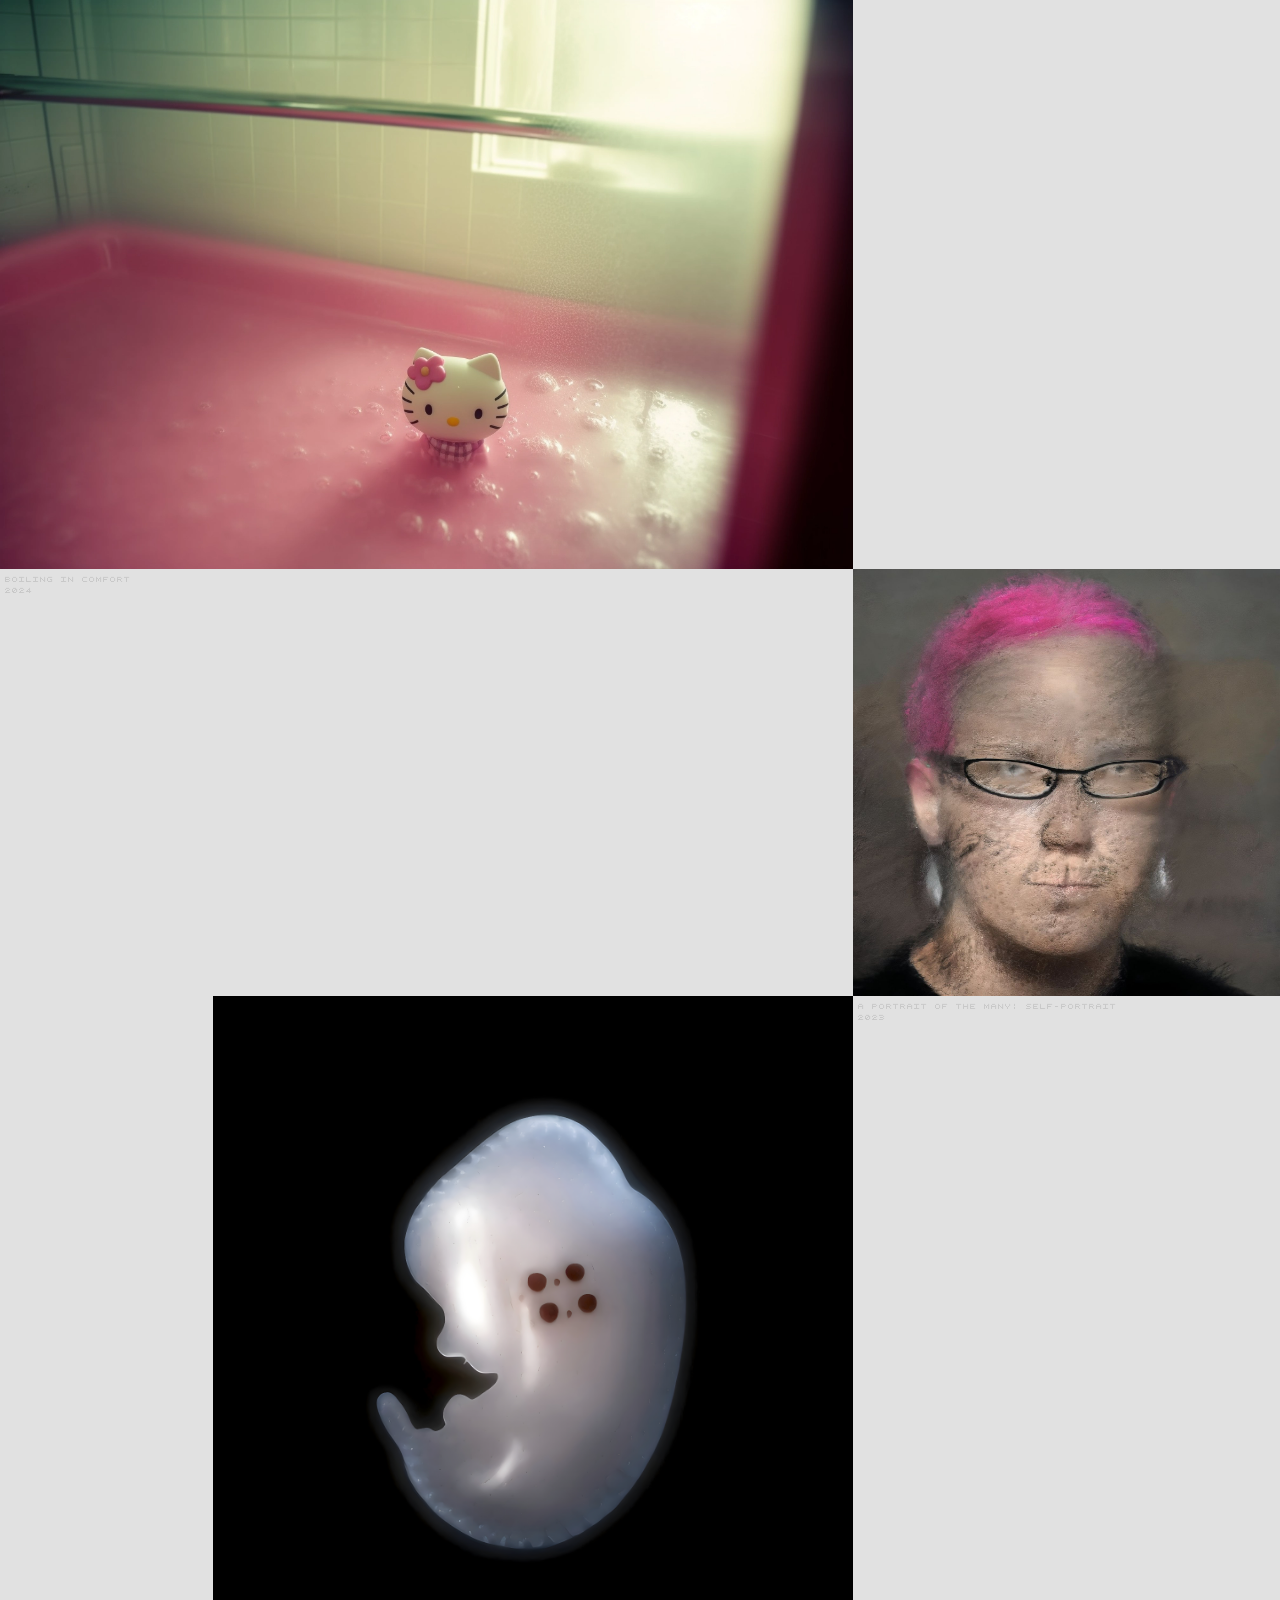
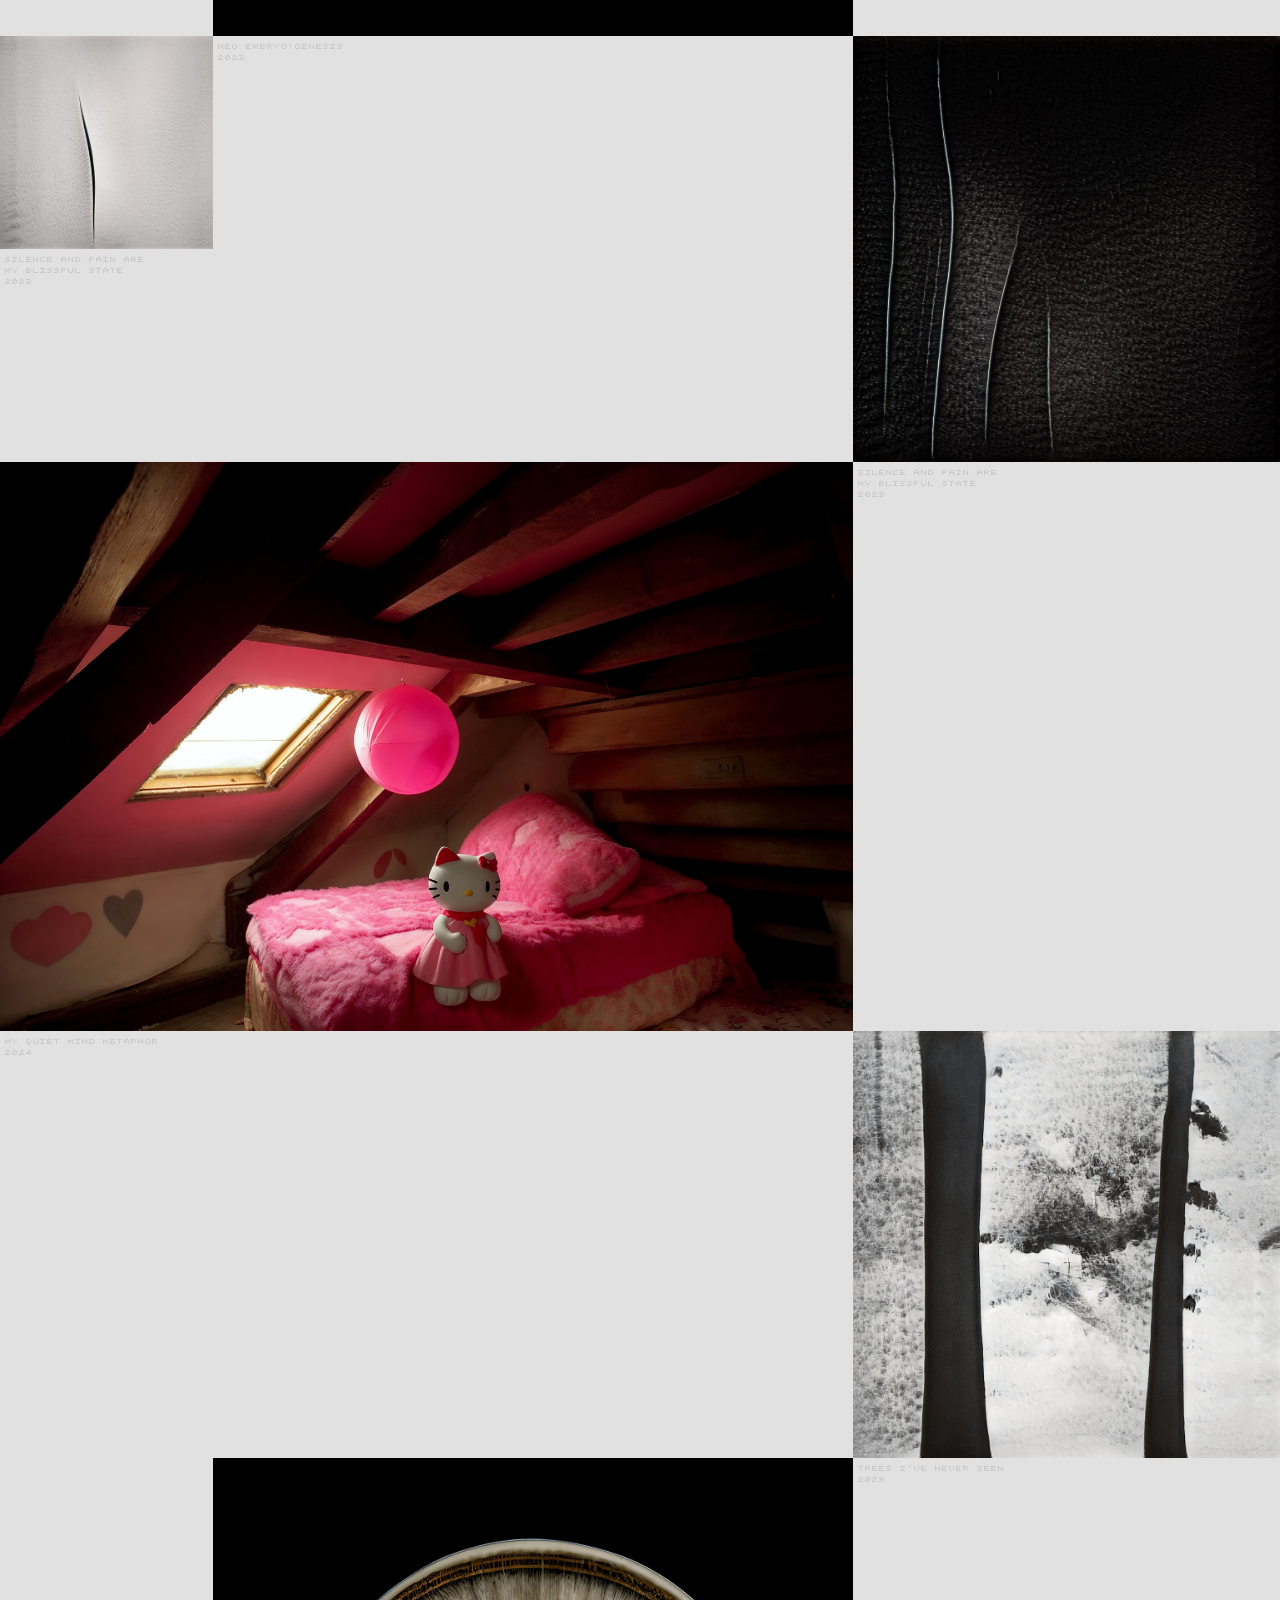
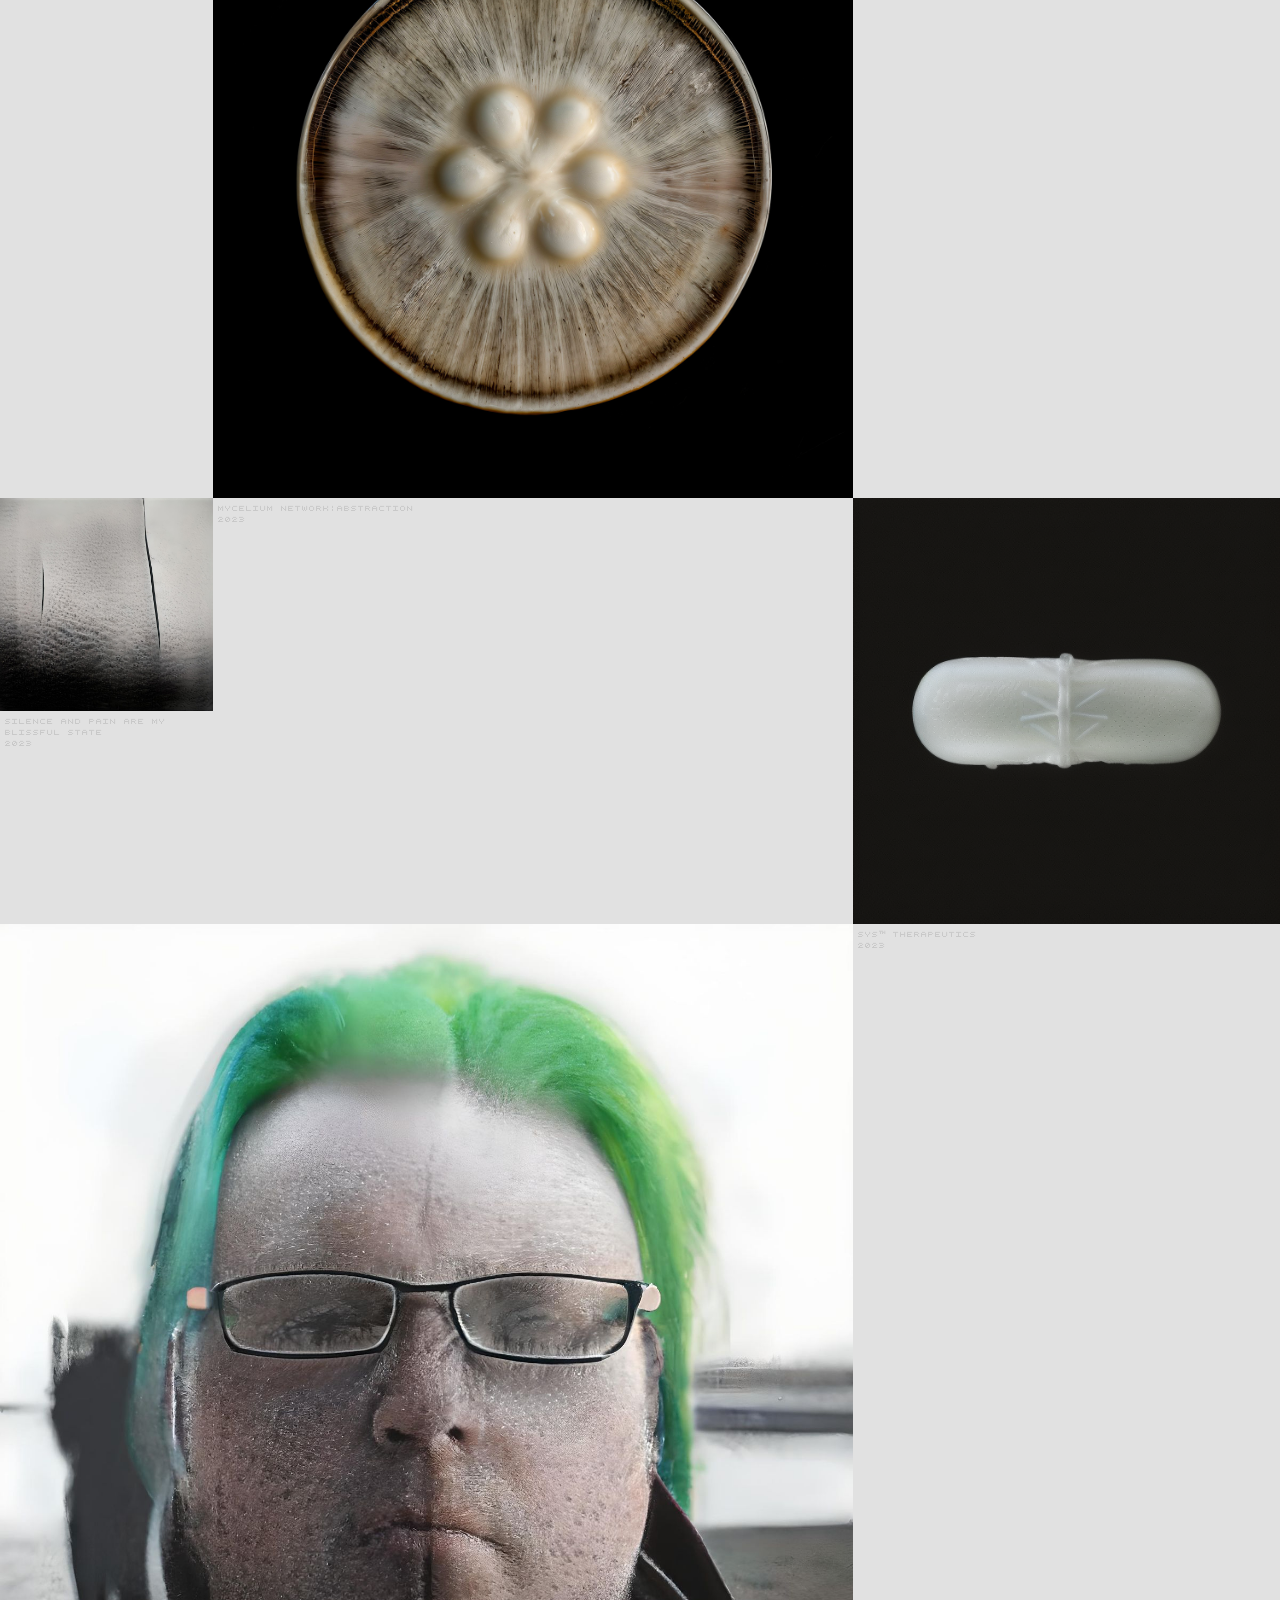
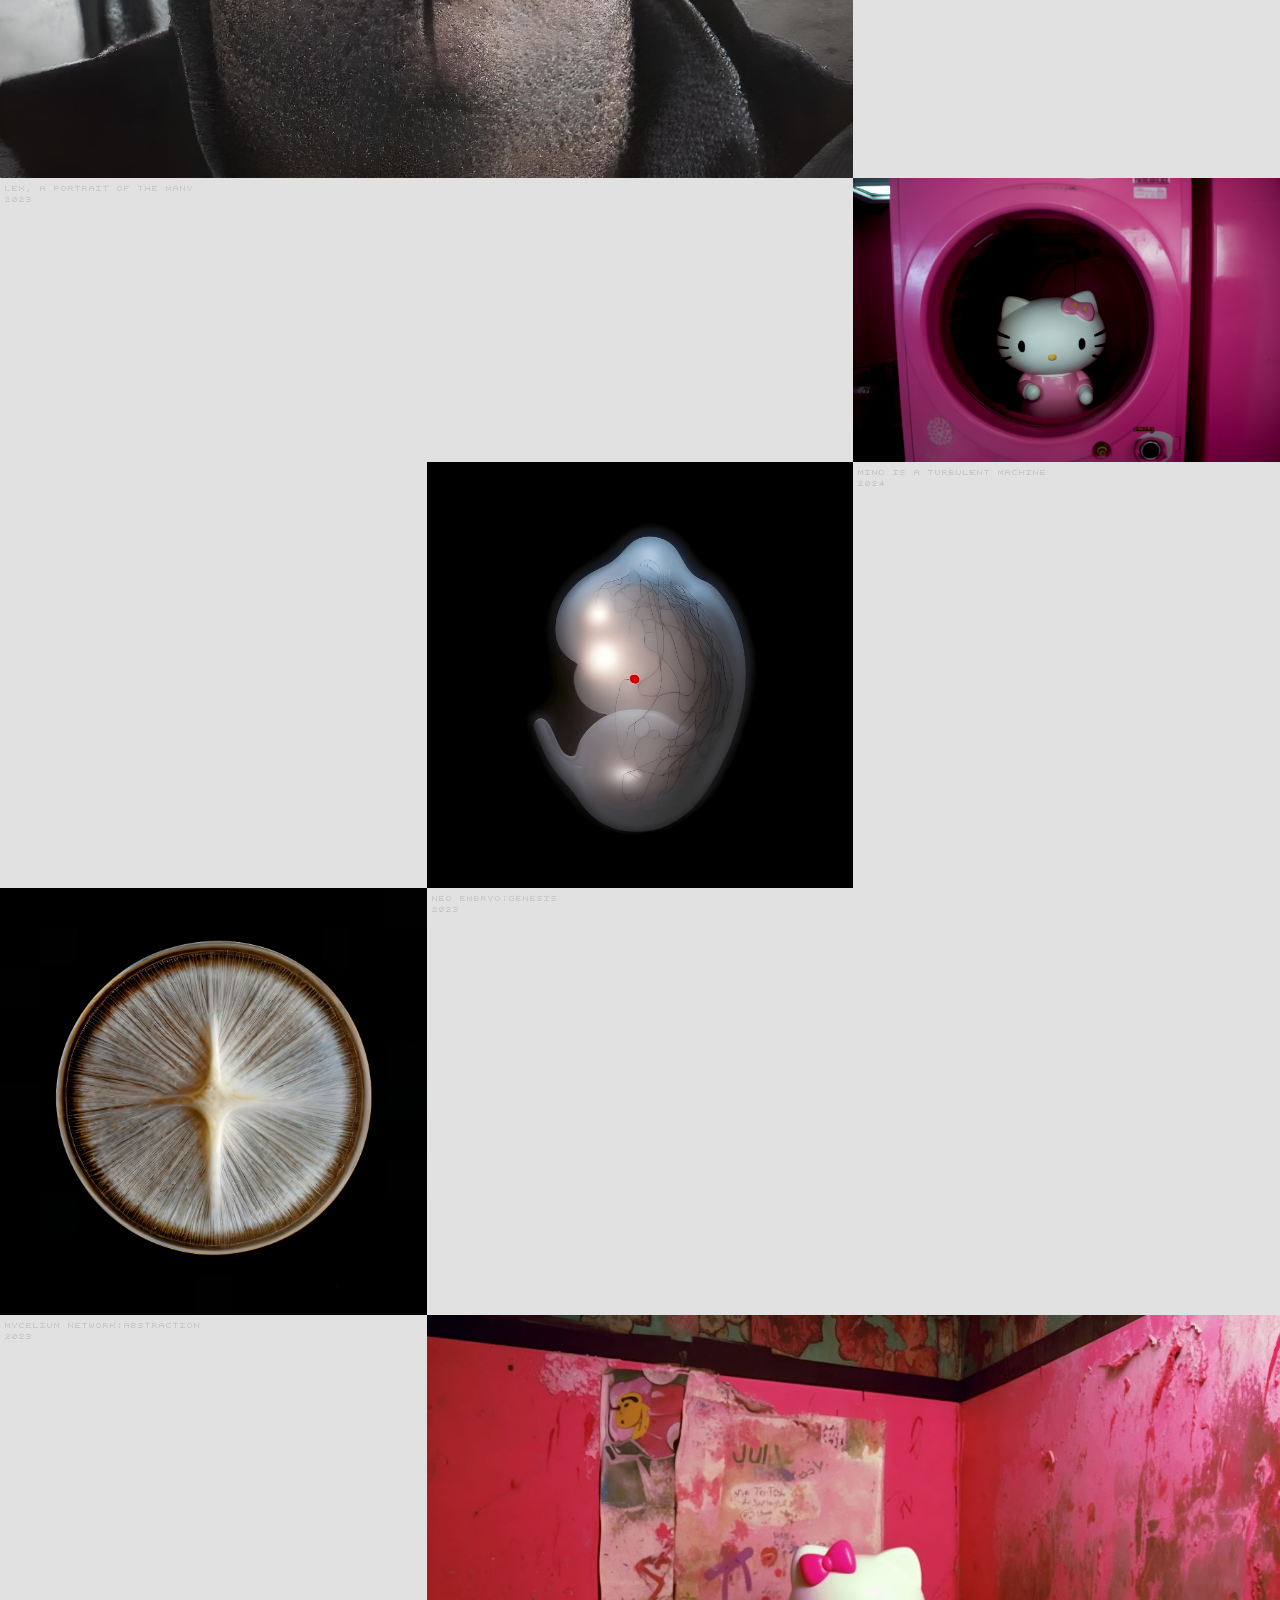
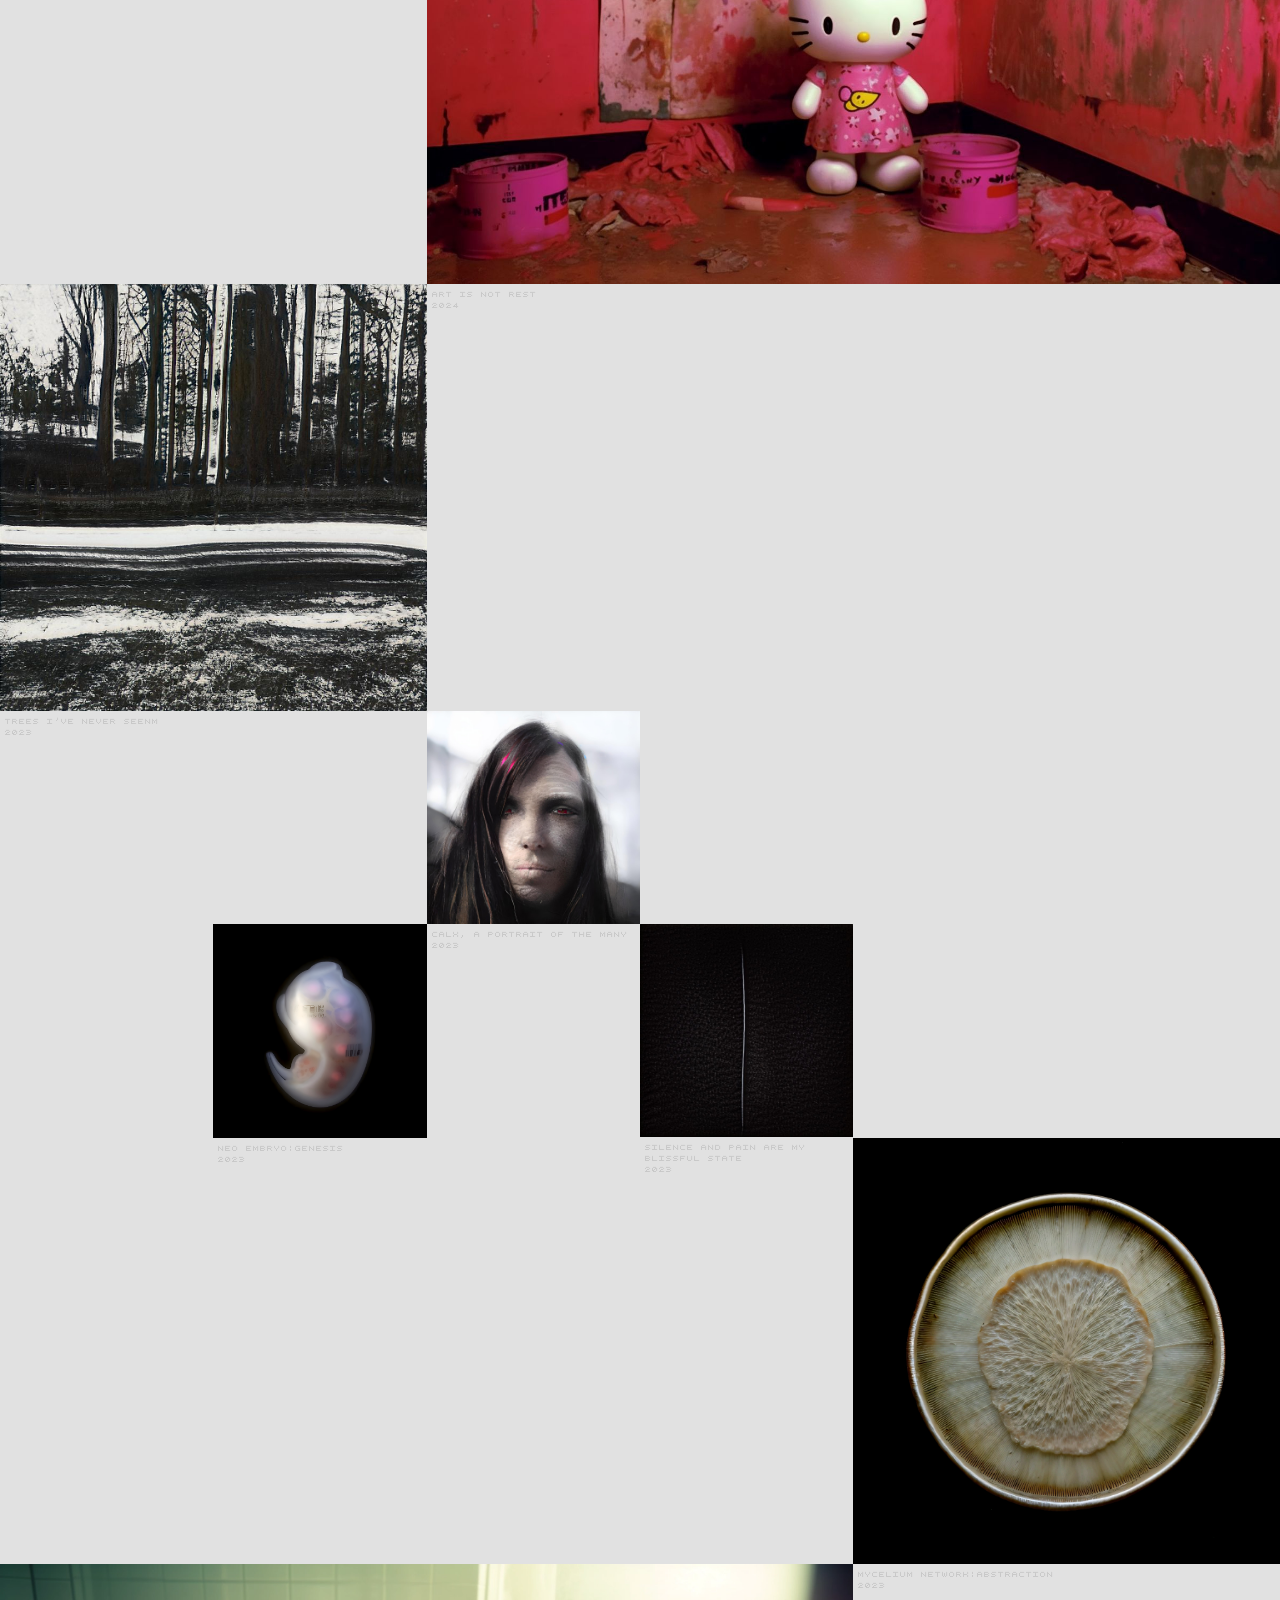
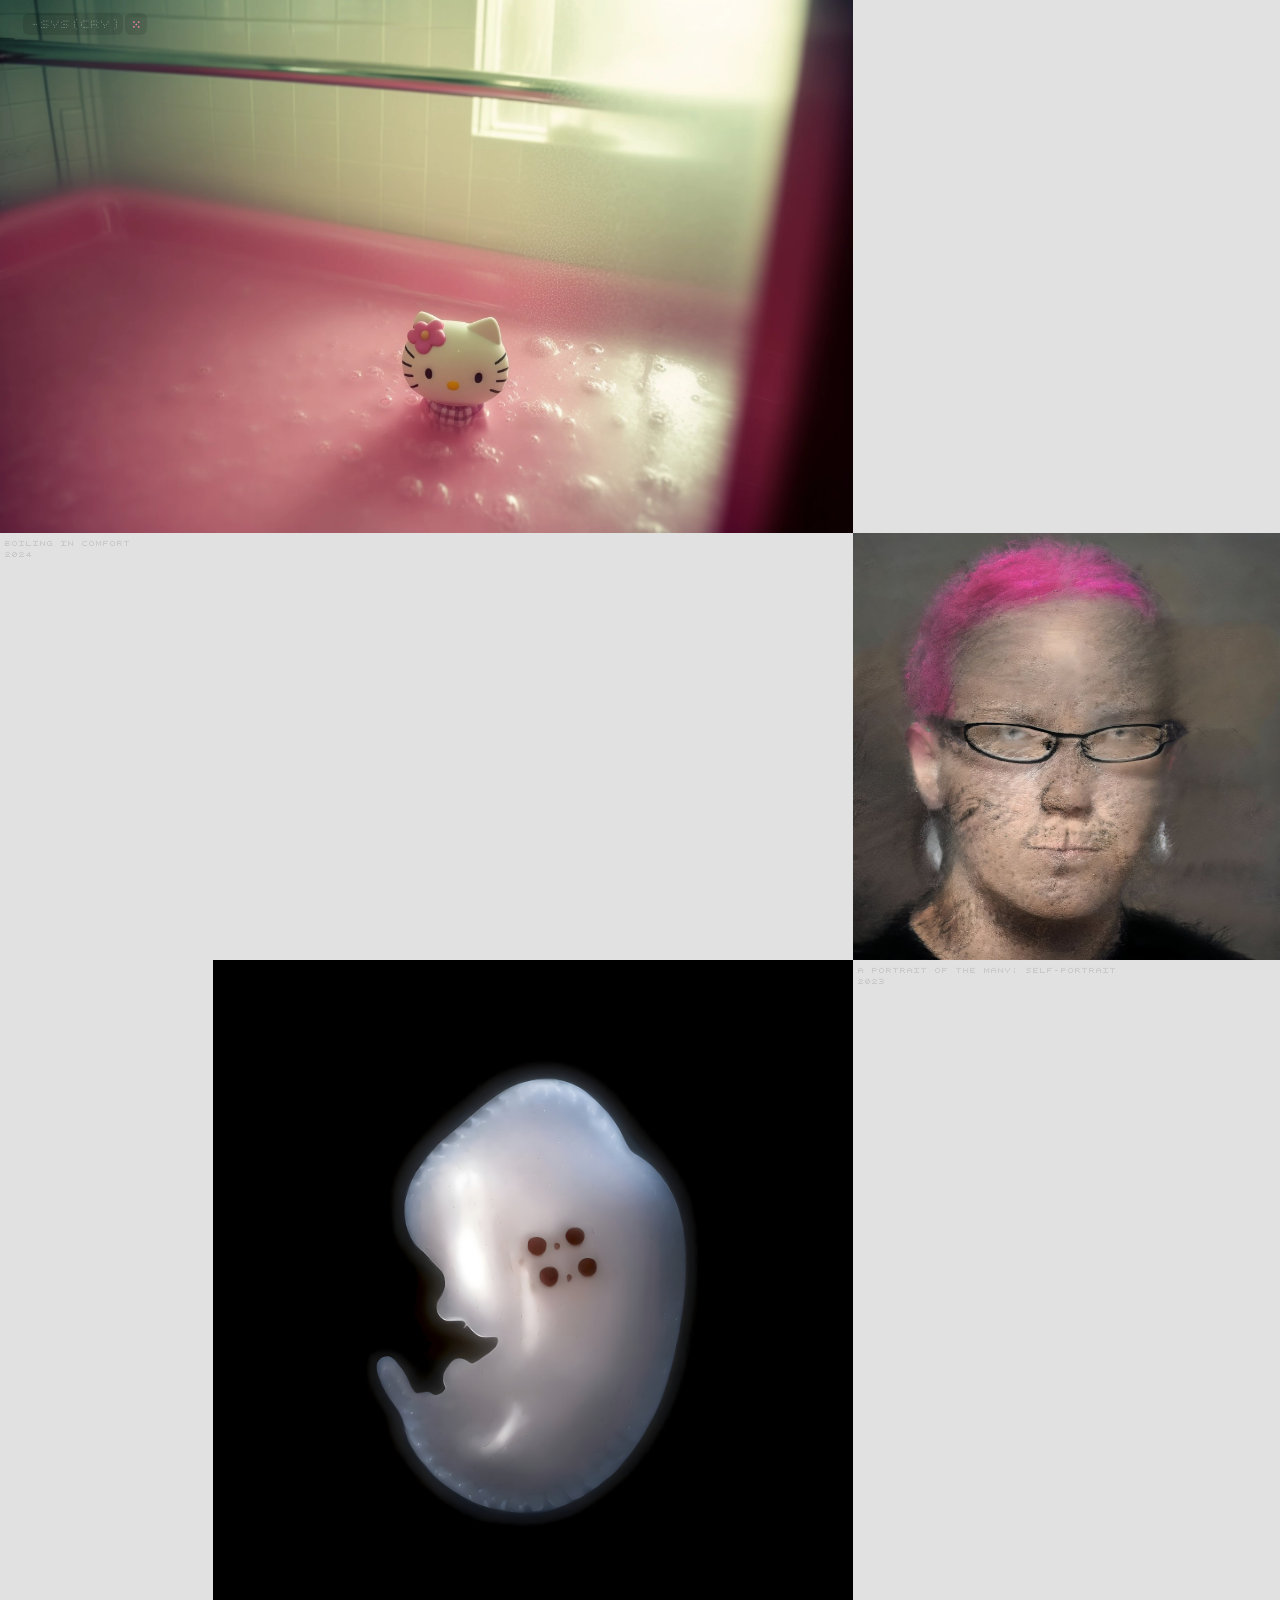
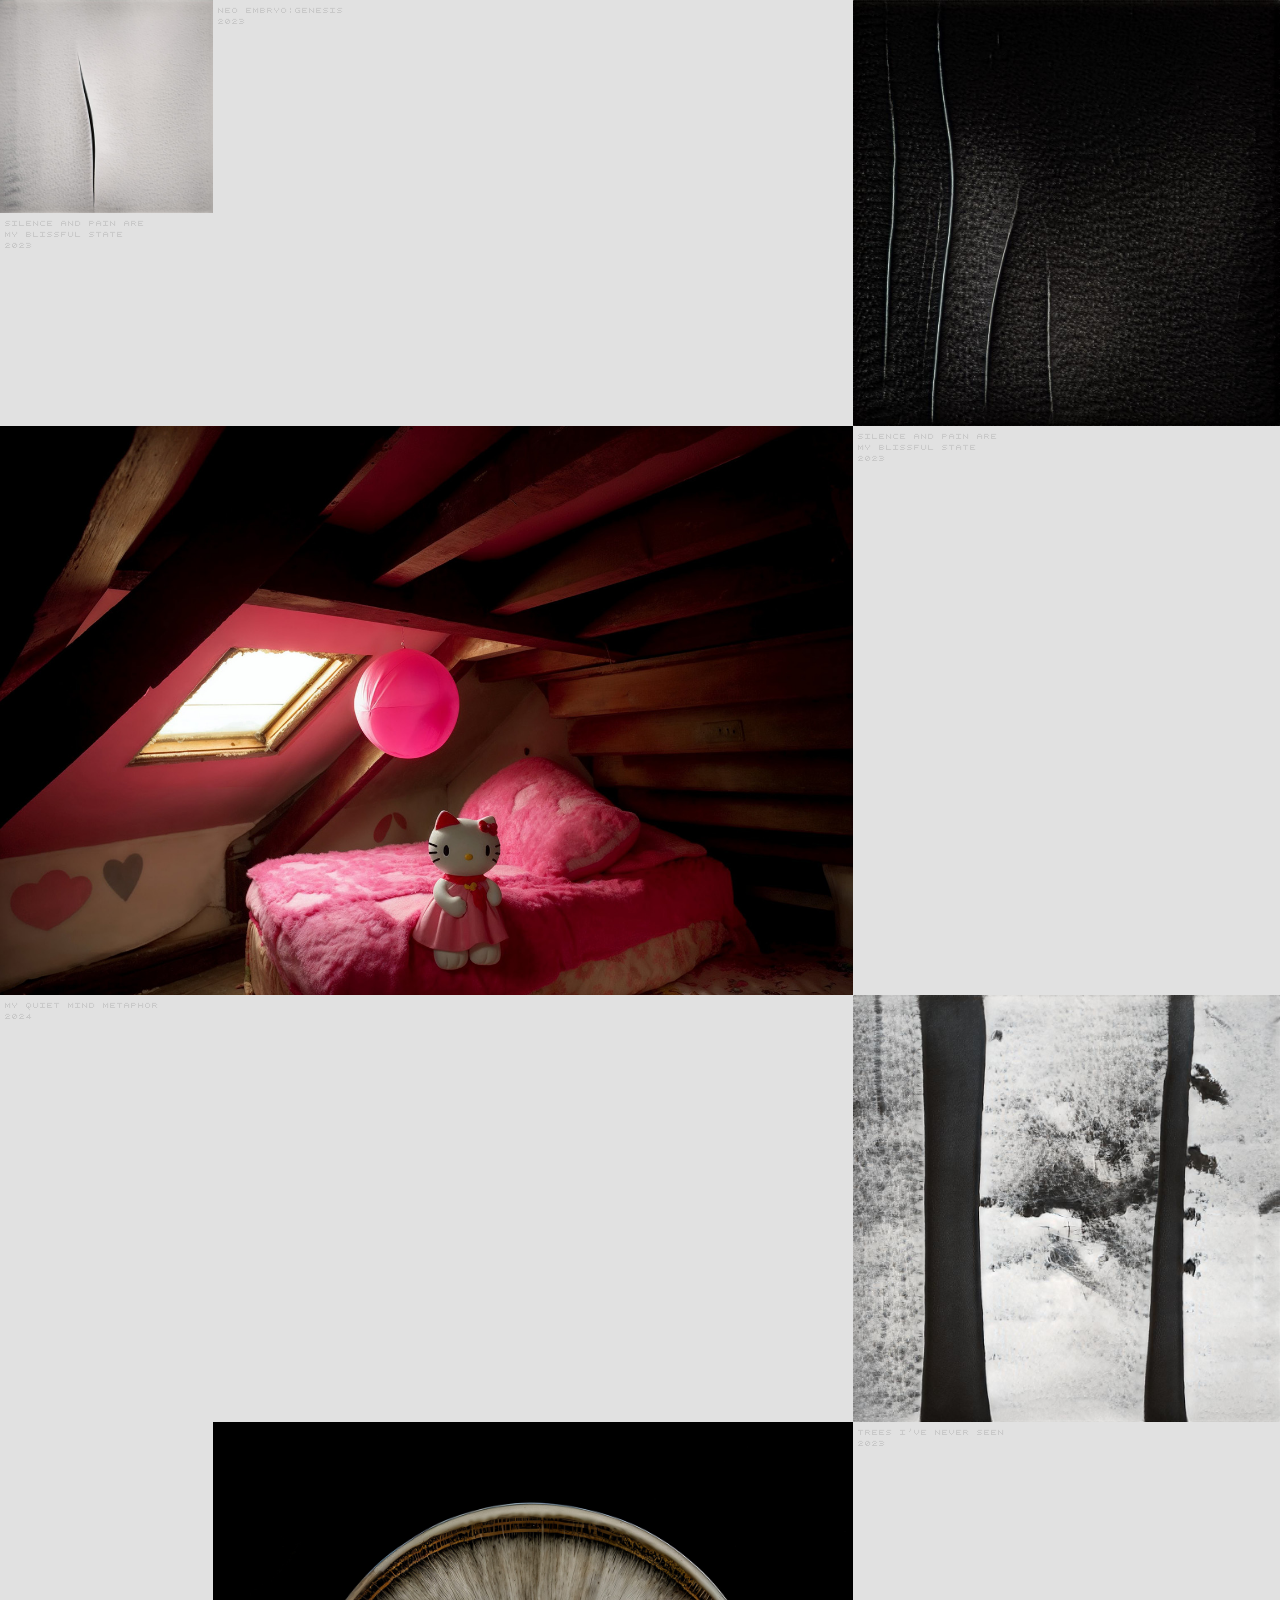
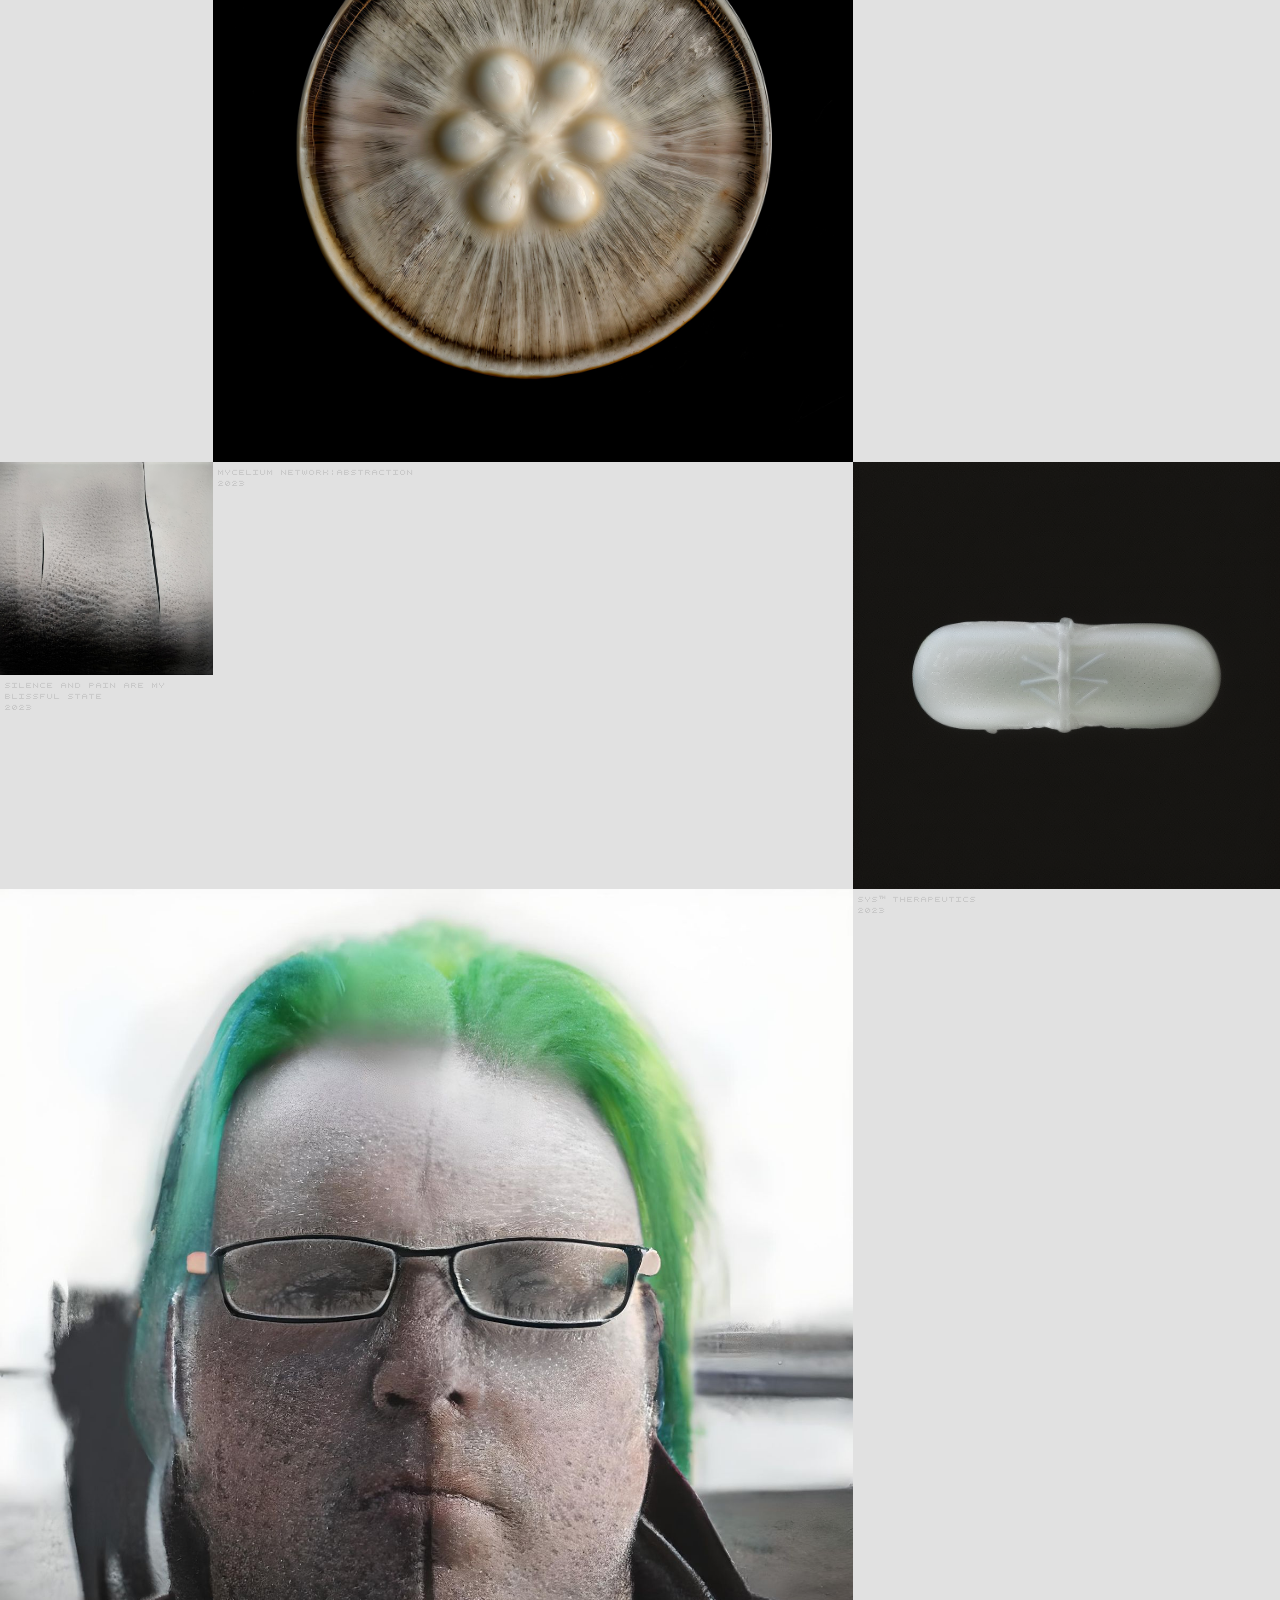
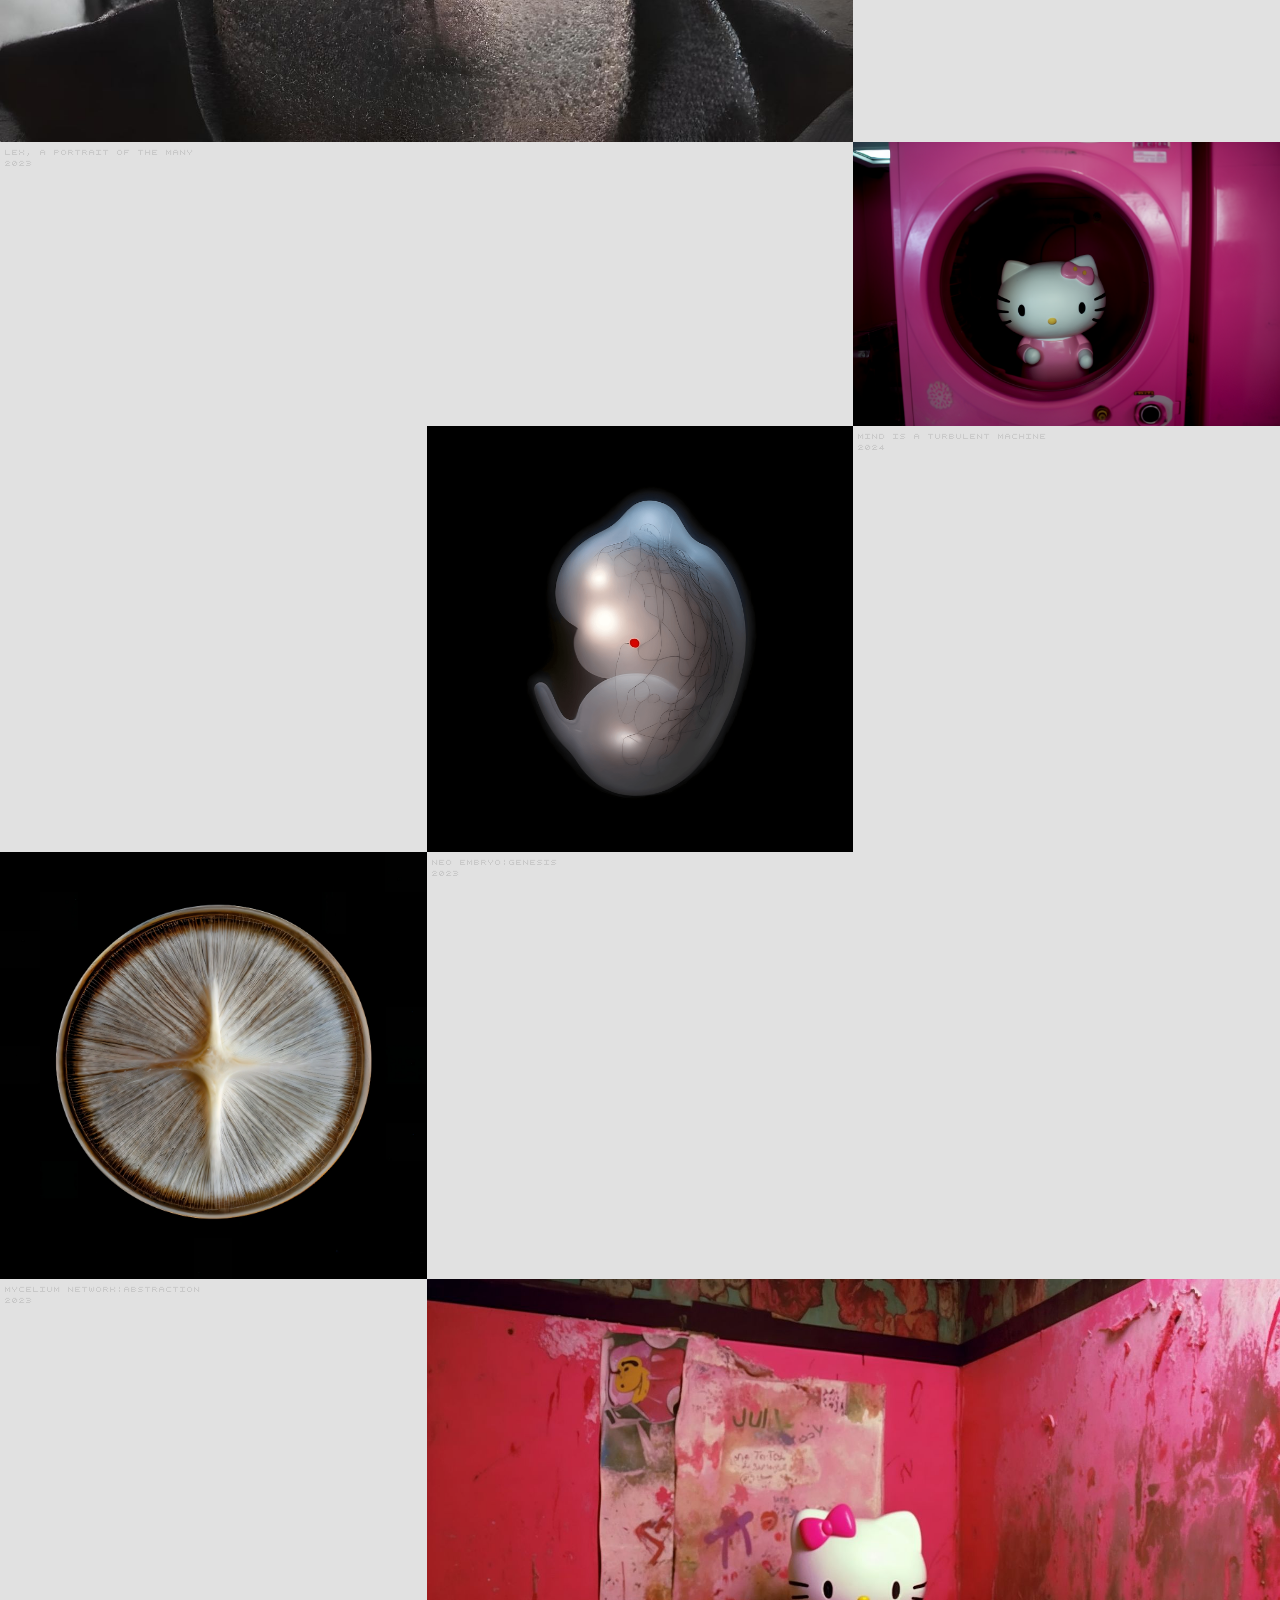
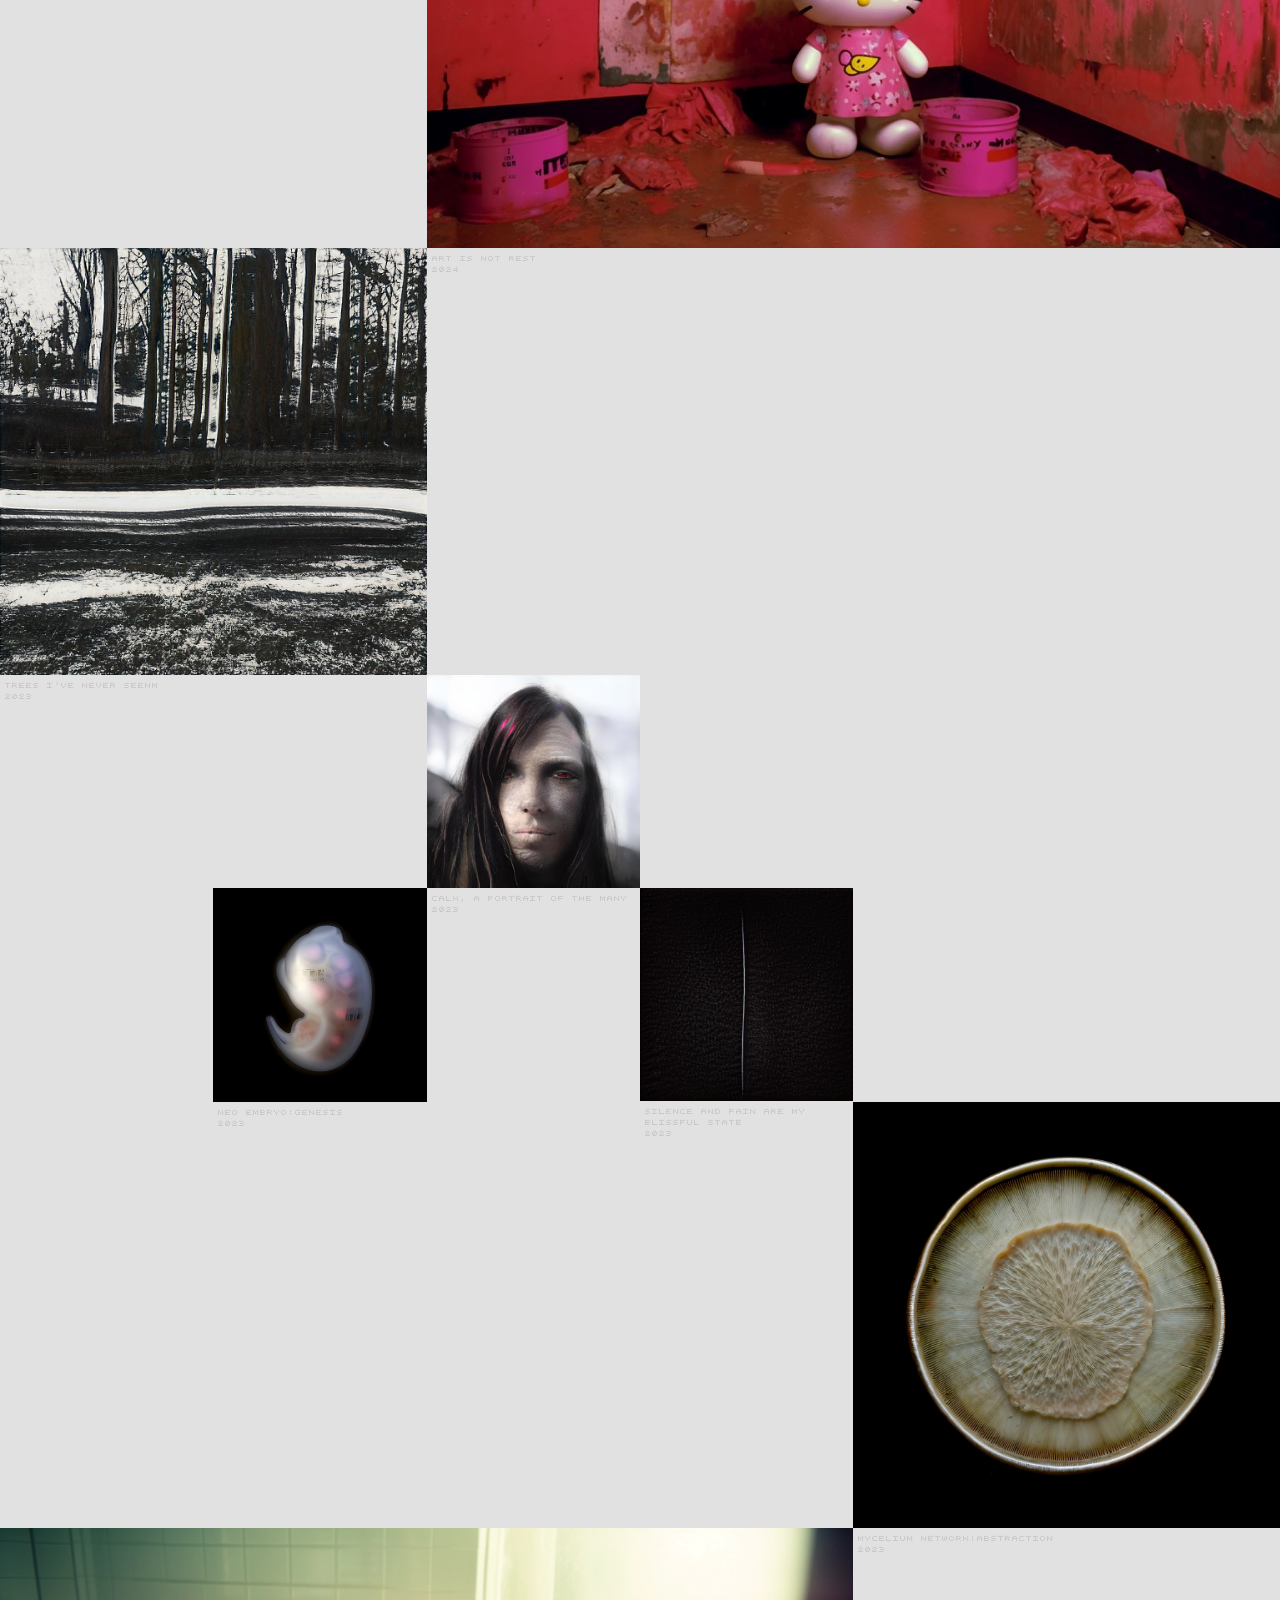
<file: index.html>
<!DOCTYPE html><!--  Last Published: Tue Jan 27 2026 07:50:34 GMT+0000 (Coordinated Universal Time)  -->
<html data-wf-page="635d30be78332f47642dda1a" data-wf-site="635d30be78332f805c2dda19" lang="en">
<head>
  <meta charset="utf-8">
  <title>-sys(cry) 🌸</title>
  <meta content="therapeutic art praxis" name="description">
  <meta content="-sys(cry) 🌸" property="og:title">
  <meta content="therapeutic art praxis" property="og:description">
  <meta content="https://uploads-ssl.webflow.com/635d30be78332f805c2dda19/66475b25f24c887cfca49ba4_sys-cry-open-graph-home-img.jpg" property="og:image">
  <meta content="-sys(cry) 🌸" property="twitter:title">
  <meta content="therapeutic art praxis" property="twitter:description">
  <meta content="https://uploads-ssl.webflow.com/635d30be78332f805c2dda19/66475b25f24c887cfca49ba4_sys-cry-open-graph-home-img.jpg" property="twitter:image">
  <meta property="og:type" content="website">
  <meta content="summary_large_image" name="twitter:card">
  <meta content="width=device-width, initial-scale=1" name="viewport">
  <link href="css/styles.css" rel="stylesheet" type="text/css">
  <script type="text/javascript">!function(o,c){var n=c.documentElement,t=" w-mod-";n.className+=t+"js",("ontouchstart"in o||o.DocumentTouch&&c instanceof DocumentTouch)&&(n.className+=t+"touch")}(window,document);</script>
  <link href="images/favicon.png" rel="shortcut icon" type="image/x-icon">
  <link href="images/webclip.png" rel="apple-touch-icon">
  <link href="https://syscry.com" rel="canonical">
  <style> ::selection {color: #colour; background: #fbcedc; } </style>
  <style>
#scroll-container {
    transition: transform 0.0s ease-out;
}
.invisible {
    opacity: 0;
    transition: opacity 0.0s ease-in-out;
}
/* Style the scrollbar in WebKit (Chrome, Safari, newer versions of Edge) */
*::-webkit-scrollbar {
    width: 0px; /* Width of the vertical scrollbar */
    height: 0px; /* Height of the horizontal scrollbar */
}
*::-webkit-scrollbar-track {
    background: rgba(0,0,0,0); /* Track color */
}
*::-webkit-scrollbar-thumb {
    background-color: rgba(0,0,0,0); /* Thumb color */
    border-radius: 0px;
    border: 0px none transparent; /* Optionally remove borders */
}
</style>
</head>
<body class="bg">
  <div class="sys-menu">
    <div class="sys-control syscry">
      <div class="sys-control-div">
        <a href="/" aria-current="page" class="nav-div-button-sys w-inline-block w--current">
          <div class="typewriter sys"><span>-sys(cry)</span><br></div>
        </a>
        <div class="sys-flower"><span class="sys-menu-flower">*</span><br>‍<br></div>
      </div>
      <div class="sys-info">therapeutic art praxis<br><br>index<br></div>
      <div class="sys-projects">
        <a href="https://sys.systems/#p0" target="_blank" class="nav-div-button-plg w-inline-block">
          <div data-hover-text="005 pilgrims" class="typewriter">005 pilgrims</div>
        </a>
        <a href="no-mouth-must-scream.html" class="nav-div-button-ihnm w-inline-block">
          <div data-hover-text="004 i have no mouth and i must scream" class="typewriter">004 i have no mouth and i must scream</div>
        </a>
        <a href="https://www.systm.ai/mycelium-network" target="_blank" class="nav-div-button-mna w-inline-block">
          <div data-hover-text="003 mycelium network:abstraction" class="typewriter">003 mycelium network:abstraction</div>
        </a>
        <a href="https://www.systm.ai/neo-embryo" target="_blank" class="nav-div-button-neo w-inline-block">
          <div data-hover-text="002 neo embryo:genesis" class="typewriter">002 neo embryo:genesis</div>
        </a>
        <a href="https://sys.systems/#h1" target="_blank" class="nav-div-button-h3 w-inline-block">
          <div data-hover-text="001 holy:3nity" class="typewriter">001 holy:3nity</div>
        </a>
      </div>
      <div class="sys-exo-link">
        <div class="text-block-7">sys™</div>
      </div>
      <div class="sys-social-div">
        <a href="https://x.com/syscry" target="_blank" class="sys-social">x</a>
        <a href="https://www.instagram.com/syscry" target="_blank" class="sys-social">ig</a>
        <a href="https://www.are.na/sys" target="_blank" class="sys-social">arena</a>
      </div>
      <div class="sys-time">
        <div id="before" class="text-block-4">yy:dd:hh:mm:ss:ms</div>
        <div id="after" class="text-block-4">yy:dd:hh:mm:ss:ms</div>
      </div>
      <div class="sys-footer">
        <div class="text-block-9">©2026 syscry.eth v0.1 </div>
      </div>
    </div>
  </div>
  <div id="scroll-container" class="scroll-container">
    <div id="w-node-_11270c63-09cd-3a4b-eee5-3c6964ec553e-642dda1a" class="w-layout-layout sys-quick-stack wf-layout-layout">
      <div id="w-node-_082f96a7-4d48-bdd7-95db-1b22b804b5c8-642dda1a" class="w-layout-cell">
        <div class="img-div"><img src="images/sys-boiling-in-comfort.webp" loading="lazy" sizes="(max-width: 1344px) 100vw, 1344px" srcset="images/sys-boiling-in-comfort-p-500.webp 500w, images/sys-boiling-in-comfort-p-800.webp 800w, images/sys-boiling-in-comfort-p-1080.webp 1080w, images/sys-boiling-in-comfort.webp 1344w" alt="">
          <a class="img-cover-div w-inline-block"></a>
          <div class="art-info-div">
            <div class="art-info-text">boiling in comfort<br>2024<br></div>
          </div>
        </div>
      </div>
      <div class="w-layout-cell"></div>
      <div class="w-layout-cell"></div>
      <div class="w-layout-cell"></div>
      <div class="w-layout-cell"></div>
      <div class="w-layout-cell"></div>
      <div class="w-layout-cell"></div>
      <div id="w-node-ff2e98cb-935c-1e59-e3ac-c0b25e9604a0-642dda1a" class="w-layout-cell">
        <div class="img-div"><img src="images/sys-selfpotrait.jpeg" loading="lazy" sizes="(max-width: 2048px) 100vw, 2048px" srcset="images/sys-selfpotrait-p-500.jpeg 500w, images/sys-selfpotrait-p-800.jpeg 800w, images/sys-selfpotrait-p-1080.jpeg 1080w, images/sys-selfpotrait-p-1600.jpeg 1600w, images/sys-selfpotrait-p-2000.jpeg 2000w, images/sys-selfpotrait.jpeg 2048w" alt="" class="image">
          <a class="img-cover-div w-inline-block"></a>
        </div>
        <div class="art-info-div">
          <div class="art-info-text">a portrait of the many: self-portrait<br>2023<br></div>
        </div>
      </div>
      <div class="w-layout-cell"></div>
      <div class="w-layout-cell"></div>
      <div class="w-layout-cell"></div>
      <div class="w-layout-cell"></div>
      <div class="w-layout-cell"></div>
      <div id="w-node-_3762d1bf-2482-3613-2423-a06680570ce5-642dda1a" class="w-layout-cell">
        <div class="img-div"><img src="images/neo-embryo.png" loading="lazy" sizes="(max-width: 1512px) 100vw, 1512px" srcset="images/neo-embryo-p-500.png 500w, images/neo-embryo-p-800.png 800w, images/neo-embryo-p-1080.png 1080w, images/neo-embryo.png 1512w" alt="" class="image">
          <a href="https://www.systm.ai/neo-embryo" target="_blank" class="img-cover-div w-inline-block"></a>
          <div class="art-info-div">
            <div class="art-info-text">neo embryo:genesis<br>2023<br></div>
          </div>
        </div>
      </div>
      <div class="w-layout-cell"></div>
      <div class="w-layout-cell"></div>
      <div class="w-layout-cell"></div>
      <div class="w-layout-cell"></div>
      <div class="w-layout-cell"></div>
      <div class="w-layout-cell"><img src="images/download-55-nmiaaaaa.JPG" loading="lazy" sizes="(max-width: 1024px) 100vw, 1024px" srcset="images/download-55-nmiaaaaa-p-500.jpg 500w, images/download-55-nmiaaaaa-p-800.jpg 800w, images/download-55-nmiaaaaa.JPG 1024w" alt="">
        <div>
          <div class="art-info-text">silence and pain are <br>my blissful state<br>2023<br></div>
        </div>
      </div>
      <div class="w-layout-cell"></div>
      <div class="w-layout-cell"></div>
      <div class="w-layout-cell"></div>
      <div id="w-node-_1d22b9dc-443d-b7d7-cafb-6110ef2a2d98-642dda1a" class="w-layout-cell"><img src="images/download-70-n.jpg" loading="lazy" sizes="(max-width: 1024px) 100vw, 1024px" srcset="images/download-70-n-p-500.jpg 500w, images/download-70-n-p-800.jpg 800w, images/download-70-n.jpg 1024w" alt="" class="image-2">
        <div>
          <div class="art-info-text">silence and pain are <br>my blissful state<br>2023<br></div>
        </div>
      </div>
      <div class="w-layout-cell"></div>
      <div class="w-layout-cell"></div>
      <div class="w-layout-cell cell"></div>
      <div class="w-layout-cell"></div>
      <div id="w-node-_65e35459-2236-ccad-ae35-5a1556513f30-642dda1a" class="w-layout-cell">
        <div class="video-div">
          <div data-poster-url="https://uploads-ssl.webflow.com/635d30be78332f805c2dda19/657b2988ea844e8bc3c51cc1_Gen-2, 1023228962-poster-00001.jpg" data-video-urls="https://uploads-ssl.webflow.com/635d30be78332f805c2dda19/657b2988ea844e8bc3c51cc1_Gen-2, 1023228962-transcode.mp4,https://uploads-ssl.webflow.com/635d30be78332f805c2dda19/657b2988ea844e8bc3c51cc1_Gen-2, 1023228962-transcode.webm" data-autoplay="true" data-loop="true" data-wf-ignore="true" class="background-video w-background-video w-background-video-atom"><video id="53bb123d-bb7c-115d-2328-29d1b2e4d662-video" autoplay="" loop="" style="background-image:url(&quot;https://uploads-ssl.webflow.com/635d30be78332f805c2dda19/657b2988ea844e8bc3c51cc1_Gen-2, 1023228962-poster-00001.jpg&quot;)" muted="" playsinline="" data-wf-ignore="true" data-object-fit="cover">
              <source src="https://uploads-ssl.webflow.com/635d30be78332f805c2dda19/657b2988ea844e8bc3c51cc1_Gen-2, 1023228962-transcode.mp4" data-wf-ignore="true">
              <source src="https://uploads-ssl.webflow.com/635d30be78332f805c2dda19/657b2988ea844e8bc3c51cc1_Gen-2, 1023228962-transcode.webm" data-wf-ignore="true">
            </video></div>
        </div>
        <div class="img-div"><img src="images/sys-my-quiet-mind-metaphor.jpg" loading="lazy" sizes="(max-width: 1500px) 100vw, 1500px" srcset="images/sys-my-quiet-mind-metaphor-p-500.jpg 500w, images/sys-my-quiet-mind-metaphor-p-800.jpg 800w, images/sys-my-quiet-mind-metaphor-p-1080.jpg 1080w, images/sys-my-quiet-mind-metaphor.jpg 1500w" alt="">
          <a class="img-cover-div w-inline-block"></a>
        </div>
        <div>
          <div class="art-info-text">my quiet mind metaphor<br>2024<br></div>
        </div>
      </div>
      <div class="w-layout-cell"></div>
      <div class="w-layout-cell"></div>
      <div class="w-layout-cell"></div>
      <div class="w-layout-cell"></div>
      <div class="w-layout-cell"></div>
      <div class="w-layout-cell"></div>
      <div id="w-node-_89b780fb-67ef-b01c-e7f3-0ec91182046f-642dda1a" class="w-layout-cell">
        <div class="text-div">
          <div class="text-block-3">We tend to think we are free<br>but we all live in a captivity.<br>‍<br>To escape you have to die.<br>To be reborn you need to buy.<br>Buy or die.</div>
        </div>
        <div class="img-div"><img src="images/download-22-trefrt.jpg" loading="lazy" srcset="images/download-22-trefrt-p-500.jpg 500w, images/download-22-trefrt-p-800.jpg 800w, images/download-22-trefrt.jpg 1024w" alt="" sizes="(max-width: 1024px) 100vw, 1024px">
          <a href="#" class="img-cover-div w-inline-block"></a>
          <div class="art-info-div">
            <div class="art-info-text">trees I&#x27;ve never seen<br>2023<br></div>
          </div>
        </div>
      </div>
      <div class="w-layout-cell"></div>
      <div id="w-node-_78d13b31-23e6-cba4-70cf-c181a168809e-642dda1a" class="w-layout-cell">
        <div class="img-div"><img src="images/sys-mycelium-network-semiosis.jpg" loading="lazy" srcset="images/sys-mycelium-network-semiosis-p-500.jpg 500w, images/sys-mycelium-network-semiosis-p-800.jpg 800w, images/sys-mycelium-network-semiosis-p-1080.jpg 1080w, images/sys-mycelium-network-semiosis.jpg 1500w" alt="" sizes="(max-width: 1500px) 100vw, 1500px">
          <a href="https://www.systm.ai/mycelium" target="_blank" class="img-cover-div w-inline-block"></a>
          <div class="art-info-div">
            <div class="art-info-text">mycelium network:abstraction<br>2023<br></div>
          </div>
        </div>
      </div>
      <div class="w-layout-cell"></div>
      <div class="w-layout-cell"></div>
    </div>
    <div id="w-node-c7de372a-8997-e4db-3c3c-5fbf3874245c-642dda1a" class="w-layout-layout quick-stack-3 wf-layout-layout">
      <div class="w-layout-cell">
        <div class="img-div"><img src="images/Runway-2023-12-11T16_22_03.115Z-Upscale-Image-Upscaled-Image-1920-x-1920.jpg" loading="lazy" srcset="images/Runway-2023-12-11T16_22_03.115Z-Upscale-Image-Upscaled-Image-1920-x-1920-p-500.jpg 500w, images/Runway-2023-12-11T16_22_03.115Z-Upscale-Image-Upscaled-Image-1920-x-1920-p-800.jpg 800w, images/Runway-2023-12-11T16_22_03.115Z-Upscale-Image-Upscaled-Image-1920-x-1920-p-1080.jpg 1080w, images/Runway-2023-12-11T16_22_03.115Z-Upscale-Image-Upscaled-Image-1920-x-1920-p-1600.jpg 1600w, images/Runway-2023-12-11T16_22_03.115Z-Upscale-Image-Upscaled-Image-1920-x-1920.jpg 1920w" alt="" sizes="(max-width: 1920px) 100vw, 1920px">
          <a href="#" class="img-cover-div w-inline-block"></a>
          <div class="art-info-div">
            <div class="art-info-text">Silence and pain are my blissful state<br>2023<br></div>
          </div>
        </div>
      </div>
      <div class="w-layout-cell"></div>
      <div class="w-layout-cell"></div>
      <div class="w-layout-cell"></div>
      <div id="w-node-_499b5b65-f07f-93fd-50ea-1206b3339a29-642dda1a" class="w-layout-cell">
        <div class="img-div"><img src="images/sys-therapeutics-capsule-01.png" loading="lazy" srcset="images/sys-therapeutics-capsule-01-p-500.png 500w, images/sys-therapeutics-capsule-01.png 512w" alt="" sizes="(max-width: 512px) 100vw, 512px">
          <a href="https://www.systm.ai/" target="_blank" class="img-cover-div w-inline-block"></a>
          <div class="art-info-div">
            <div class="art-info-text">SYS™ Therapeutics<br>2023<br></div>
          </div>
        </div>
      </div>
      <div id="w-node-_5c37e03a-7476-e1d0-bea7-6c895c4829ea-642dda1a" class="w-layout-cell">
        <div class="img-div"><img src="images/sys-lex.jpg" loading="lazy" srcset="images/sys-lex-p-500.jpg 500w, images/sys-lex-p-800.jpg 800w, images/sys-lex-p-1080.jpg 1080w, images/sys-lex-p-1600.jpg 1600w, images/sys-lex.jpg 1920w" alt="" sizes="(max-width: 1920px) 100vw, 1920px">
          <a href="#" class="img-cover-div w-inline-block"></a>
          <div class="art-info-div">
            <div class="art-info-text">Lex, a portrait of the many<br>2023<br></div>
          </div>
        </div>
      </div>
      <div class="w-layout-cell"></div>
      <div class="w-layout-cell"></div>
      <div class="w-layout-cell"></div>
      <div class="w-layout-cell"></div>
      <div class="w-layout-cell"></div>
      <div class="w-layout-cell"></div>
      <div id="w-node-c1579121-43c5-7d29-830f-09988163df89-642dda1a" class="w-layout-cell">
        <div class="img-div"><img src="images/sys-brain-is-a-turbulent-machine.png" loading="lazy" sizes="(max-width: 1344px) 100vw, 1344px" srcset="images/sys-brain-is-a-turbulent-machine-p-500.png 500w, images/sys-brain-is-a-turbulent-machine-p-800.png 800w, images/sys-brain-is-a-turbulent-machine-p-1080.png 1080w, images/sys-brain-is-a-turbulent-machine.png 1344w" alt="">
          <a class="img-cover-div w-inline-block"></a>
          <div class="art-info-div">
            <div class="art-info-text">mind is a turbulent machine<br>2024<br></div>
          </div>
        </div>
      </div>
      <div class="w-layout-cell"></div>
      <div class="w-layout-cell"></div>
      <div id="w-node-b425032a-4492-59a4-047d-74279f1b555f-642dda1a" class="w-layout-cell">
        <div class="img-div"><img src="images/Screenshot-2024-01-10-at-11.36.54.png" loading="lazy" srcset="images/Screenshot-2024-01-10-at-11.36.54-p-500.png 500w, images/Screenshot-2024-01-10-at-11.36.54-p-800.png 800w, images/Screenshot-2024-01-10-at-11.36.54-p-1080.png 1080w, images/Screenshot-2024-01-10-at-11.36.54-p-1600.png 1600w, images/Screenshot-2024-01-10-at-11.36.54.png 1648w" alt="" sizes="(max-width: 1648px) 100vw, 1648px">
          <a href="https://www.systm.ai/neo-embryo" target="_blank" class="img-cover-div w-inline-block"></a>
          <div class="art-info-div">
            <div class="art-info-text">neo embryo:genesis<br>2023<br></div>
          </div>
        </div>
      </div>
      <div class="w-layout-cell"></div>
      <div class="w-layout-cell"></div>
      <div id="w-node-aad0b28c-d762-a2ca-3532-d20d835eb3d4-642dda1a" class="w-layout-cell">
        <div class="img-div"><img src="images/sys-mycelium-network-abstraction-02.webp" loading="lazy" sizes="(max-width: 1200px) 100vw, 1200px" srcset="images/sys-mycelium-network-abstraction-02-p-500.webp 500w, images/sys-mycelium-network-abstraction-02-p-800.webp 800w, images/sys-mycelium-network-abstraction-02-p-1080.webp 1080w, images/sys-mycelium-network-abstraction-02.webp 1200w" alt="">
          <a href="https://www.systm.ai/mycelium" target="_blank" class="img-cover-div w-inline-block"></a>
          <div class="art-info-div">
            <div class="art-info-text">mycelium network:abstraction<br>2023<br></div>
          </div>
        </div>
      </div>
      <div class="w-layout-cell"></div>
      <div class="w-layout-cell"></div>
      <div class="w-layout-cell"></div>
      <div class="w-layout-cell"></div>
      <div class="w-layout-cell"></div>
      <div class="w-layout-cell"></div>
      <div id="w-node-_26bd690b-10df-f874-ba10-98a61dd2c071-642dda1a" class="w-layout-cell">
        <div class="img-div"><img src="images/sys-art.jpeg" loading="lazy" srcset="images/sys-art-p-500.jpeg 500w, images/sys-art-p-800.jpeg 800w, images/sys-art-p-1080.jpeg 1080w, images/sys-art-p-1600.jpeg 1600w, images/sys-art-p-2000.jpeg 2000w, images/sys-art-p-2600.jpeg 2600w, images/sys-art.jpeg 2688w" alt="" sizes="(max-width: 2688px) 100vw, 2688px">
          <a class="img-cover-div w-inline-block"></a>
          <div class="art-info-div">
            <div class="art-info-text">art is not rest<br>2024<br></div>
          </div>
        </div>
      </div>
      <div id="w-node-bf3180af-f188-25d8-6a90-bb77bd408c8f-642dda1a" class="w-layout-cell">
        <div class="img-div"><img src="images/download-19m.jpg.jpg" loading="lazy" sizes="(max-width: 1024px) 100vw, 1024px" srcset="images/download-19m.jpg-p-500.jpg 500w, images/download-19m.jpg-p-800.jpg 800w, images/download-19m.jpg.jpg 1024w" alt="">
          <a href="#" class="img-cover-div w-inline-block"></a>
          <div class="art-info-div">
            <div class="art-info-text">trees i&#x27;ve never seenm<br>2023<br></div>
          </div>
        </div>
      </div>
      <div class="w-layout-cell"></div>
      <div class="w-layout-cell"></div>
      <div class="w-layout-cell"></div>
      <div class="w-layout-cell"></div>
      <div class="w-layout-cell"></div>
      <div class="w-layout-cell"></div>
      <div class="w-layout-cell">
        <div class="img-div"><img src="images/sys-calx-s.jpg" loading="lazy" sizes="(max-width: 1000px) 100vw, 1000px" srcset="images/sys-calx-s-p-500.jpg 500w, images/sys-calx-s-p-800.jpg 800w, images/sys-calx-s.jpg 1000w" alt="">
          <a href="#" class="img-cover-div w-inline-block"></a>
          <div class="art-info-div">
            <div class="art-info-text">calx, a portrait of the many<br>2023<br></div>
          </div>
        </div>
      </div>
      <div class="w-layout-cell"></div>
      <div class="w-layout-cell"></div>
      <div class="w-layout-cell"></div>
      <div class="w-layout-cell"></div>
      <div class="w-layout-cell">
        <div class="img-div"><img src="images/sys-neo-embryo-x.png" loading="lazy" sizes="(max-width: 1508px) 100vw, 1508px" srcset="images/sys-neo-embryo-x-p-500.png 500w, images/sys-neo-embryo-x-p-800.png 800w, images/sys-neo-embryo-x-p-1080.png 1080w, images/sys-neo-embryo-x.png 1508w" alt="">
          <a href="https://www.systm.ai/neo-embryo" target="_blank" class="img-cover-div w-inline-block"></a>
          <div class="art-info-div">
            <div class="art-info-text">neo embryo:genesis<br>2023<br></div>
          </div>
        </div>
      </div>
      <div class="w-layout-cell"></div>
      <div class="w-layout-cell">
        <div class="img-div"><img src="images/sys-scar.jpg" loading="lazy" sizes="(max-width: 1024px) 100vw, 1024px" srcset="images/sys-scar-p-500.jpg 500w, images/sys-scar-p-800.jpg 800w, images/sys-scar.jpg 1024w" alt="">
          <a href="#" class="img-cover-div w-inline-block"></a>
          <div class="art-info-div">
            <div class="art-info-text">silence and pain are my blissful state<br>2023<br></div>
          </div>
        </div>
      </div>
      <div class="w-layout-cell"></div>
      <div class="w-layout-cell"></div>
      <div class="w-layout-cell"></div>
      <div class="w-layout-cell"></div>
      <div class="w-layout-cell">
        <div class="img-div"></div>
      </div>
      <div class="w-layout-cell"></div>
      <div id="w-node-_27cc0736-b4fd-601b-84ff-26d695fe0099-642dda1a" class="w-layout-cell">
        <div class="img-div"><img src="images/sys-mycelium-network-abstraction-19.webp" loading="lazy" sizes="(max-width: 1200px) 100vw, 1200px" srcset="images/sys-mycelium-network-abstraction-19-p-500.webp 500w, images/sys-mycelium-network-abstraction-19-p-800.webp 800w, images/sys-mycelium-network-abstraction-19-p-1080.webp 1080w, images/sys-mycelium-network-abstraction-19.webp 1200w" alt="">
          <a href="https://www.systm.ai/mycelium" target="_blank" class="img-cover-div w-inline-block"></a>
          <div class="art-info-div">
            <div class="art-info-text">mycelium network:abstraction<br>2023<br></div>
          </div>
        </div>
      </div>
    </div>
  </div>
  <script src="js/jquery-3.5.1.min.js"></script>
  <script src="js/webflow.js"></script>
  <script src="js/main.js"></script>
  <script src="js/infinite-scroll.js"></script>
</body>
</html>
</file>
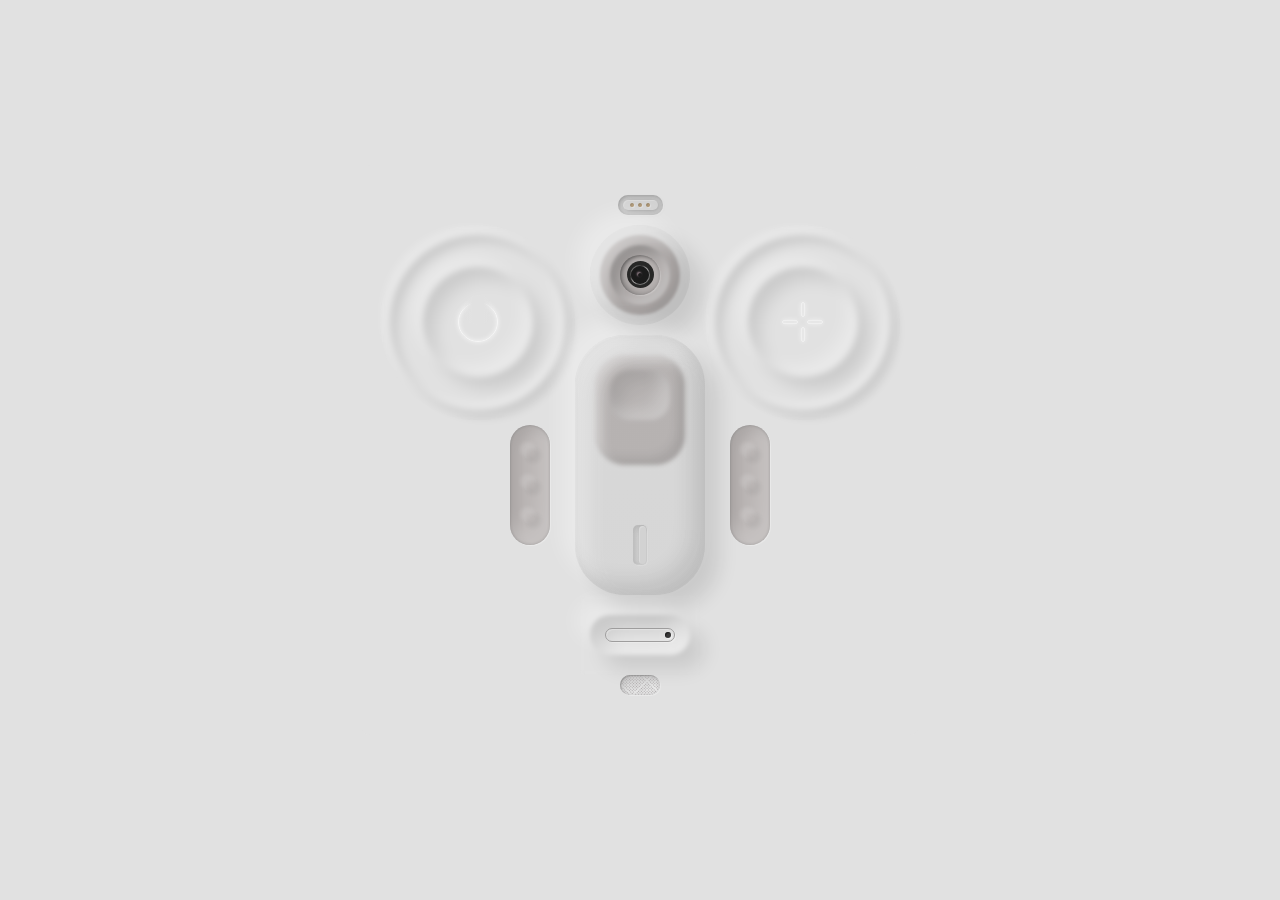
<file: holy-trinity.html>
<!DOCTYPE html><!--  Last Published: Tue Jan 27 2026 07:50:34 GMT+0000 (Coordinated Universal Time)  -->
<html data-wf-page="63ab477f5f0e59c1b1e3083b" data-wf-site="635d30be78332f805c2dda19" lang="en">
<head>
  <meta charset="utf-8">
  <title>Holy Trinity</title>
  <meta content="Holy Trinity" property="og:title">
  <meta content="Holy Trinity" property="twitter:title">
  <meta content="width=device-width, initial-scale=1" name="viewport">
  <link href="css/styles.css" rel="stylesheet" type="text/css">
  <script type="text/javascript">!function(o,c){var n=c.documentElement,t=" w-mod-";n.className+=t+"js",("ontouchstart"in o||o.DocumentTouch&&c instanceof DocumentTouch)&&(n.className+=t+"touch")}(window,document);</script>
  <link href="images/favicon.png" rel="shortcut icon" type="image/x-icon">
  <link href="images/webclip.png" rel="apple-touch-icon">
  <link href="https://syscry.com/holy-trinity" rel="canonical">
  <style> ::selection {color: #colour; background: #fbcedc; } </style>
</head>
<body class="bg">
  <div id="bg-animation" class="bg-matrix">
    <div class="canvas _100">
      <div class="div-block-1551">
        <div class="div-block-1566">
          <div class="div-block-1556">
            <div class="div-block-1570">
              <div class="div-block-1542"></div>
              <div class="div-block-1542"></div>
              <div class="div-block-1542"></div>
            </div>
          </div>
        </div>
        <div class="div-block-1548">
          <div class="div-block-1540">
            <div class="div-block-1558">
              <div class="div-block-1557">
                <div class="div-block-1534">
                  <div class="div-block-1547">
                    <div class="div-block-1569"></div>
                  </div>
                </div>
              </div>
            </div>
          </div>
          <div class="i3 _2 a">
            <div class="i3 _3 a">
              <div class="div-block-1536">
                <div class="div-block-1554"></div>
              </div>
            </div>
          </div>
        </div>
      </div>
      <div class="div-block-1543">
        <div class="div-block-1531 l">
          <div class="div-block-1559">
            <div class="div-block-1539"></div>
            <div class="div-block-1545">
              <div class="div-block-1567">
                <div class="div-block-1538">
                  <div class="div-block-1571"></div>
                </div>
              </div>
            </div>
          </div>
          <div class="div-block-1418">
            <div class="div-block-1549">
              <div class="div-block-1544"></div>
              <div class="div-block-1544"></div>
              <div class="div-block-1544"></div>
            </div>
          </div>
        </div>
        <div class="div-block-1550">
          <div class="div-block-1533">
            <div class="div-block-1537"></div>
          </div>
          <div class="div-block-1562">
            <div class="div-block-1565">
              <div class="div-block-1535"></div>
            </div>
          </div>
        </div>
        <div class="div-block-1531 r">
          <div class="div-block-1559">
            <div class="div-block-1539"></div>
            <div class="div-block-1545 r">
              <div class="div-block-1532 left">
                <div class="div-block-1563"></div>
                <div class="div-block-1564">
                  <div class="div-block-1568"></div>
                  <div class="div-block-1568"></div>
                </div>
                <div class="div-block-1563"></div>
              </div>
            </div>
          </div>
          <div class="div-block-1418">
            <div class="div-block-1574">
              <div class="div-block-1575"></div>
              <div class="div-block-1575"></div>
              <div class="div-block-1575"></div>
            </div>
          </div>
        </div>
      </div>
      <div class="div-block-1546">
        <div class="div-block-1552">
          <div class="div-block-1555">
            <div class="div-block-1541"></div>
          </div>
        </div>
      </div>
      <div class="div-block-1553">
        <div class="div-block-1561">
          <div id="w-node-e0bbe180-9fe3-9589-78a4-e3dbdaca40bd-b1e3083b" class="div-block-1560"></div>
          <div id="w-node-e0bbe180-9fe3-9589-78a4-e3dbdaca40be-b1e3083b" class="div-block-1560"></div>
          <div id="w-node-e0bbe180-9fe3-9589-78a4-e3dbdaca40bf-b1e3083b" class="div-block-1560"></div>
          <div id="w-node-e0bbe180-9fe3-9589-78a4-e3dbdaca40c0-b1e3083b" class="div-block-1560"></div>
          <div id="w-node-e0bbe180-9fe3-9589-78a4-e3dbdaca40c1-b1e3083b" class="div-block-1560"></div>
          <div id="w-node-e0bbe180-9fe3-9589-78a4-e3dbdaca40c2-b1e3083b" class="div-block-1560"></div>
          <div id="w-node-e0bbe180-9fe3-9589-78a4-e3dbdaca40c3-b1e3083b" class="div-block-1560"></div>
          <div id="w-node-e0bbe180-9fe3-9589-78a4-e3dbdaca40c4-b1e3083b" class="div-block-1560"></div>
          <div id="w-node-e0bbe180-9fe3-9589-78a4-e3dbdaca40c5-b1e3083b" class="div-block-1560"></div>
          <div id="w-node-e0bbe180-9fe3-9589-78a4-e3dbdaca40c6-b1e3083b" class="div-block-1560"></div>
          <div id="w-node-e0bbe180-9fe3-9589-78a4-e3dbdaca40c7-b1e3083b" class="div-block-1560"></div>
          <div id="w-node-e0bbe180-9fe3-9589-78a4-e3dbdaca40c8-b1e3083b" class="div-block-1560"></div>
          <div id="w-node-e0bbe180-9fe3-9589-78a4-e3dbdaca40c9-b1e3083b" class="div-block-1560"></div>
          <div id="w-node-e0bbe180-9fe3-9589-78a4-e3dbdaca40ca-b1e3083b" class="div-block-1560"></div>
          <div id="w-node-e0bbe180-9fe3-9589-78a4-e3dbdaca40cb-b1e3083b" class="div-block-1560"></div>
          <div id="w-node-e0bbe180-9fe3-9589-78a4-e3dbdaca40cc-b1e3083b" class="div-block-1560"></div>
          <div id="w-node-e0bbe180-9fe3-9589-78a4-e3dbdaca40cd-b1e3083b" class="div-block-1560"></div>
          <div id="w-node-e0bbe180-9fe3-9589-78a4-e3dbdaca40ce-b1e3083b" class="div-block-1560"></div>
          <div id="w-node-e0bbe180-9fe3-9589-78a4-e3dbdaca40cf-b1e3083b" class="div-block-1560"></div>
          <div id="w-node-e0bbe180-9fe3-9589-78a4-e3dbdaca40d0-b1e3083b" class="div-block-1560"></div>
          <div id="w-node-e0bbe180-9fe3-9589-78a4-e3dbdaca40d1-b1e3083b" class="div-block-1560"></div>
          <div id="w-node-e0bbe180-9fe3-9589-78a4-e3dbdaca40d2-b1e3083b" class="div-block-1560"></div>
          <div id="w-node-e0bbe180-9fe3-9589-78a4-e3dbdaca40d3-b1e3083b" class="div-block-1560"></div>
          <div id="w-node-e0bbe180-9fe3-9589-78a4-e3dbdaca40d4-b1e3083b" class="div-block-1560"></div>
          <div id="w-node-e0bbe180-9fe3-9589-78a4-e3dbdaca40d5-b1e3083b" class="div-block-1560"></div>
          <div id="w-node-e0bbe180-9fe3-9589-78a4-e3dbdaca40d6-b1e3083b" class="div-block-1560"></div>
          <div id="w-node-e0bbe180-9fe3-9589-78a4-e3dbdaca40d7-b1e3083b" class="div-block-1560"></div>
          <div id="w-node-e0bbe180-9fe3-9589-78a4-e3dbdaca40d8-b1e3083b" class="div-block-1560"></div>
          <div id="w-node-e0bbe180-9fe3-9589-78a4-e3dbdaca40d9-b1e3083b" class="div-block-1560"></div>
          <div id="w-node-e0bbe180-9fe3-9589-78a4-e3dbdaca40da-b1e3083b" class="div-block-1560"></div>
          <div id="w-node-e0bbe180-9fe3-9589-78a4-e3dbdaca40db-b1e3083b" class="div-block-1560"></div>
          <div id="w-node-e0bbe180-9fe3-9589-78a4-e3dbdaca40dc-b1e3083b" class="div-block-1560"></div>
          <div id="w-node-e0bbe180-9fe3-9589-78a4-e3dbdaca40dd-b1e3083b" class="div-block-1560"></div>
          <div id="w-node-e0bbe180-9fe3-9589-78a4-e3dbdaca40de-b1e3083b" class="div-block-1560"></div>
          <div id="w-node-e0bbe180-9fe3-9589-78a4-e3dbdaca40df-b1e3083b" class="div-block-1560"></div>
          <div id="w-node-e0bbe180-9fe3-9589-78a4-e3dbdaca40e0-b1e3083b" class="div-block-1560"></div>
          <div id="w-node-e0bbe180-9fe3-9589-78a4-e3dbdaca40e1-b1e3083b" class="div-block-1560"></div>
          <div id="w-node-e0bbe180-9fe3-9589-78a4-e3dbdaca40e2-b1e3083b" class="div-block-1560"></div>
          <div id="w-node-e0bbe180-9fe3-9589-78a4-e3dbdaca40e3-b1e3083b" class="div-block-1560"></div>
          <div id="w-node-e0bbe180-9fe3-9589-78a4-e3dbdaca40e4-b1e3083b" class="div-block-1560"></div>
          <div id="w-node-e0bbe180-9fe3-9589-78a4-e3dbdaca40e5-b1e3083b" class="div-block-1560"></div>
          <div id="w-node-e0bbe180-9fe3-9589-78a4-e3dbdaca40e6-b1e3083b" class="div-block-1560"></div>
          <div id="w-node-e0bbe180-9fe3-9589-78a4-e3dbdaca40e7-b1e3083b" class="div-block-1560"></div>
          <div id="w-node-e0bbe180-9fe3-9589-78a4-e3dbdaca40e8-b1e3083b" class="div-block-1560"></div>
          <div id="w-node-e0bbe180-9fe3-9589-78a4-e3dbdaca40e9-b1e3083b" class="div-block-1560"></div>
          <div id="w-node-e0bbe180-9fe3-9589-78a4-e3dbdaca40ea-b1e3083b" class="div-block-1560"></div>
          <div id="w-node-e0bbe180-9fe3-9589-78a4-e3dbdaca40eb-b1e3083b" class="div-block-1560"></div>
          <div id="w-node-e0bbe180-9fe3-9589-78a4-e3dbdaca40ec-b1e3083b" class="div-block-1560"></div>
          <div id="w-node-e0bbe180-9fe3-9589-78a4-e3dbdaca40ed-b1e3083b" class="div-block-1560"></div>
          <div id="w-node-e0bbe180-9fe3-9589-78a4-e3dbdaca40ee-b1e3083b" class="div-block-1560"></div>
          <div id="w-node-e0bbe180-9fe3-9589-78a4-e3dbdaca40ef-b1e3083b" class="div-block-1560"></div>
          <div id="w-node-e0bbe180-9fe3-9589-78a4-e3dbdaca40f0-b1e3083b" class="div-block-1560"></div>
          <div id="w-node-e0bbe180-9fe3-9589-78a4-e3dbdaca40f1-b1e3083b" class="div-block-1560"></div>
          <div id="w-node-e0bbe180-9fe3-9589-78a4-e3dbdaca40f2-b1e3083b" class="div-block-1560"></div>
          <div id="w-node-e0bbe180-9fe3-9589-78a4-e3dbdaca40f3-b1e3083b" class="div-block-1560"></div>
          <div id="w-node-e0bbe180-9fe3-9589-78a4-e3dbdaca40f4-b1e3083b" class="div-block-1560"></div>
          <div id="w-node-e0bbe180-9fe3-9589-78a4-e3dbdaca40f5-b1e3083b" class="div-block-1560"></div>
          <div id="w-node-e0bbe180-9fe3-9589-78a4-e3dbdaca40f6-b1e3083b" class="div-block-1560"></div>
          <div id="w-node-e0bbe180-9fe3-9589-78a4-e3dbdaca40f7-b1e3083b" class="div-block-1560"></div>
          <div id="w-node-e0bbe180-9fe3-9589-78a4-e3dbdaca40f8-b1e3083b" class="div-block-1560"></div>
          <div id="w-node-e0bbe180-9fe3-9589-78a4-e3dbdaca40f9-b1e3083b" class="div-block-1560"></div>
          <div id="w-node-e0bbe180-9fe3-9589-78a4-e3dbdaca40fa-b1e3083b" class="div-block-1560"></div>
          <div id="w-node-e0bbe180-9fe3-9589-78a4-e3dbdaca40fb-b1e3083b" class="div-block-1560"></div>
          <div id="w-node-e0bbe180-9fe3-9589-78a4-e3dbdaca40fc-b1e3083b" class="div-block-1560"></div>
          <div id="w-node-e0bbe180-9fe3-9589-78a4-e3dbdaca40fd-b1e3083b" class="div-block-1560"></div>
          <div id="w-node-e0bbe180-9fe3-9589-78a4-e3dbdaca40fe-b1e3083b" class="div-block-1560"></div>
          <div id="w-node-e0bbe180-9fe3-9589-78a4-e3dbdaca40ff-b1e3083b" class="div-block-1560"></div>
          <div id="w-node-e0bbe180-9fe3-9589-78a4-e3dbdaca4100-b1e3083b" class="div-block-1560"></div>
          <div id="w-node-e0bbe180-9fe3-9589-78a4-e3dbdaca4101-b1e3083b" class="div-block-1560"></div>
          <div id="w-node-e0bbe180-9fe3-9589-78a4-e3dbdaca4102-b1e3083b" class="div-block-1560"></div>
          <div id="w-node-e0bbe180-9fe3-9589-78a4-e3dbdaca4103-b1e3083b" class="div-block-1560"></div>
          <div id="w-node-e0bbe180-9fe3-9589-78a4-e3dbdaca4104-b1e3083b" class="div-block-1560"></div>
          <div id="w-node-e0bbe180-9fe3-9589-78a4-e3dbdaca4105-b1e3083b" class="div-block-1560"></div>
          <div id="w-node-e0bbe180-9fe3-9589-78a4-e3dbdaca4106-b1e3083b" class="div-block-1560"></div>
          <div id="w-node-e0bbe180-9fe3-9589-78a4-e3dbdaca4107-b1e3083b" class="div-block-1560"></div>
          <div id="w-node-e0bbe180-9fe3-9589-78a4-e3dbdaca4108-b1e3083b" class="div-block-1560"></div>
          <div id="w-node-e0bbe180-9fe3-9589-78a4-e3dbdaca4109-b1e3083b" class="div-block-1560"></div>
          <div id="w-node-e0bbe180-9fe3-9589-78a4-e3dbdaca410a-b1e3083b" class="div-block-1560"></div>
          <div id="w-node-e0bbe180-9fe3-9589-78a4-e3dbdaca410b-b1e3083b" class="div-block-1560"></div>
          <div id="w-node-e0bbe180-9fe3-9589-78a4-e3dbdaca410c-b1e3083b" class="div-block-1560"></div>
          <div id="w-node-e0bbe180-9fe3-9589-78a4-e3dbdaca410d-b1e3083b" class="div-block-1560"></div>
          <div id="w-node-e0bbe180-9fe3-9589-78a4-e3dbdaca410e-b1e3083b" class="div-block-1560"></div>
          <div id="w-node-e0bbe180-9fe3-9589-78a4-e3dbdaca410f-b1e3083b" class="div-block-1560"></div>
          <div id="w-node-e0bbe180-9fe3-9589-78a4-e3dbdaca4110-b1e3083b" class="div-block-1560"></div>
          <div id="w-node-e0bbe180-9fe3-9589-78a4-e3dbdaca4111-b1e3083b" class="div-block-1560"></div>
          <div id="w-node-e0bbe180-9fe3-9589-78a4-e3dbdaca4112-b1e3083b" class="div-block-1560"></div>
          <div id="w-node-e0bbe180-9fe3-9589-78a4-e3dbdaca4113-b1e3083b" class="div-block-1560"></div>
          <div id="w-node-e0bbe180-9fe3-9589-78a4-e3dbdaca4114-b1e3083b" class="div-block-1560"></div>
          <div id="w-node-e0bbe180-9fe3-9589-78a4-e3dbdaca4115-b1e3083b" class="div-block-1560"></div>
          <div id="w-node-e0bbe180-9fe3-9589-78a4-e3dbdaca4116-b1e3083b" class="div-block-1560"></div>
          <div id="w-node-e0bbe180-9fe3-9589-78a4-e3dbdaca4117-b1e3083b" class="div-block-1560"></div>
          <div id="w-node-e0bbe180-9fe3-9589-78a4-e3dbdaca4118-b1e3083b" class="div-block-1560"></div>
          <div id="w-node-e0bbe180-9fe3-9589-78a4-e3dbdaca4119-b1e3083b" class="div-block-1560"></div>
          <div id="w-node-e0bbe180-9fe3-9589-78a4-e3dbdaca411a-b1e3083b" class="div-block-1560"></div>
          <div id="w-node-e0bbe180-9fe3-9589-78a4-e3dbdaca411b-b1e3083b" class="div-block-1560"></div>
          <div id="w-node-e0bbe180-9fe3-9589-78a4-e3dbdaca411c-b1e3083b" class="div-block-1560"></div>
          <div id="w-node-e0bbe180-9fe3-9589-78a4-e3dbdaca411d-b1e3083b" class="div-block-1560"></div>
          <div id="w-node-e0bbe180-9fe3-9589-78a4-e3dbdaca411e-b1e3083b" class="div-block-1560"></div>
          <div id="w-node-e0bbe180-9fe3-9589-78a4-e3dbdaca411f-b1e3083b" class="div-block-1560"></div>
          <div id="w-node-e0bbe180-9fe3-9589-78a4-e3dbdaca4120-b1e3083b" class="div-block-1560"></div>
          <div id="w-node-e0bbe180-9fe3-9589-78a4-e3dbdaca4121-b1e3083b" class="div-block-1560"></div>
          <div id="w-node-e0bbe180-9fe3-9589-78a4-e3dbdaca4122-b1e3083b" class="div-block-1560"></div>
          <div id="w-node-e0bbe180-9fe3-9589-78a4-e3dbdaca4123-b1e3083b" class="div-block-1560"></div>
          <div id="w-node-e0bbe180-9fe3-9589-78a4-e3dbdaca4124-b1e3083b" class="div-block-1560"></div>
          <div id="w-node-e0bbe180-9fe3-9589-78a4-e3dbdaca4125-b1e3083b" class="div-block-1560"></div>
          <div id="w-node-e0bbe180-9fe3-9589-78a4-e3dbdaca4126-b1e3083b" class="div-block-1560"></div>
          <div id="w-node-e0bbe180-9fe3-9589-78a4-e3dbdaca4127-b1e3083b" class="div-block-1560"></div>
          <div id="w-node-e0bbe180-9fe3-9589-78a4-e3dbdaca4128-b1e3083b" class="div-block-1560"></div>
          <div id="w-node-e0bbe180-9fe3-9589-78a4-e3dbdaca4129-b1e3083b" class="div-block-1560"></div>
          <div id="w-node-e0bbe180-9fe3-9589-78a4-e3dbdaca412a-b1e3083b" class="div-block-1560"></div>
          <div id="w-node-e0bbe180-9fe3-9589-78a4-e3dbdaca412b-b1e3083b" class="div-block-1560"></div>
          <div id="w-node-e0bbe180-9fe3-9589-78a4-e3dbdaca412c-b1e3083b" class="div-block-1560"></div>
          <div id="w-node-e0bbe180-9fe3-9589-78a4-e3dbdaca412d-b1e3083b" class="div-block-1560"></div>
          <div id="w-node-e0bbe180-9fe3-9589-78a4-e3dbdaca412e-b1e3083b" class="div-block-1560"></div>
          <div id="w-node-e0bbe180-9fe3-9589-78a4-e3dbdaca412f-b1e3083b" class="div-block-1560"></div>
          <div id="w-node-e0bbe180-9fe3-9589-78a4-e3dbdaca4130-b1e3083b" class="div-block-1560"></div>
          <div id="w-node-e0bbe180-9fe3-9589-78a4-e3dbdaca4131-b1e3083b" class="div-block-1560"></div>
          <div id="w-node-e0bbe180-9fe3-9589-78a4-e3dbdaca4132-b1e3083b" class="div-block-1560"></div>
          <div id="w-node-e0bbe180-9fe3-9589-78a4-e3dbdaca4133-b1e3083b" class="div-block-1560"></div>
          <div id="w-node-e0bbe180-9fe3-9589-78a4-e3dbdaca4134-b1e3083b" class="div-block-1560"></div>
          <div id="w-node-e0bbe180-9fe3-9589-78a4-e3dbdaca4135-b1e3083b" class="div-block-1560"></div>
          <div id="w-node-e0bbe180-9fe3-9589-78a4-e3dbdaca4136-b1e3083b" class="div-block-1560"></div>
          <div id="w-node-e0bbe180-9fe3-9589-78a4-e3dbdaca4137-b1e3083b" class="div-block-1560"></div>
          <div id="w-node-e0bbe180-9fe3-9589-78a4-e3dbdaca4138-b1e3083b" class="div-block-1560"></div>
          <div id="w-node-e0bbe180-9fe3-9589-78a4-e3dbdaca4139-b1e3083b" class="div-block-1560"></div>
          <div id="w-node-e0bbe180-9fe3-9589-78a4-e3dbdaca413a-b1e3083b" class="div-block-1560"></div>
          <div id="w-node-e0bbe180-9fe3-9589-78a4-e3dbdaca413b-b1e3083b" class="div-block-1560"></div>
          <div id="w-node-e0bbe180-9fe3-9589-78a4-e3dbdaca413c-b1e3083b" class="div-block-1560"></div>
          <div id="w-node-e0bbe180-9fe3-9589-78a4-e3dbdaca413d-b1e3083b" class="div-block-1560"></div>
          <div id="w-node-e0bbe180-9fe3-9589-78a4-e3dbdaca413e-b1e3083b" class="div-block-1560"></div>
          <div id="w-node-e0bbe180-9fe3-9589-78a4-e3dbdaca413f-b1e3083b" class="div-block-1560"></div>
          <div id="w-node-e0bbe180-9fe3-9589-78a4-e3dbdaca4140-b1e3083b" class="div-block-1560"></div>
          <div id="w-node-e0bbe180-9fe3-9589-78a4-e3dbdaca4141-b1e3083b" class="div-block-1560"></div>
          <div id="w-node-e0bbe180-9fe3-9589-78a4-e3dbdaca4142-b1e3083b" class="div-block-1560"></div>
          <div id="w-node-e0bbe180-9fe3-9589-78a4-e3dbdaca4143-b1e3083b" class="div-block-1560"></div>
          <div id="w-node-e0bbe180-9fe3-9589-78a4-e3dbdaca4144-b1e3083b" class="div-block-1560"></div>
          <div id="w-node-e0bbe180-9fe3-9589-78a4-e3dbdaca4145-b1e3083b" class="div-block-1560"></div>
          <div id="w-node-e0bbe180-9fe3-9589-78a4-e3dbdaca4146-b1e3083b" class="div-block-1560"></div>
          <div id="w-node-e0bbe180-9fe3-9589-78a4-e3dbdaca4147-b1e3083b" class="div-block-1560"></div>
          <div id="w-node-e0bbe180-9fe3-9589-78a4-e3dbdaca4148-b1e3083b" class="div-block-1560"></div>
          <div id="w-node-e0bbe180-9fe3-9589-78a4-e3dbdaca4149-b1e3083b" class="div-block-1560"></div>
          <div id="w-node-e0bbe180-9fe3-9589-78a4-e3dbdaca414a-b1e3083b" class="div-block-1560"></div>
          <div id="w-node-e0bbe180-9fe3-9589-78a4-e3dbdaca414b-b1e3083b" class="div-block-1560"></div>
          <div id="w-node-e0bbe180-9fe3-9589-78a4-e3dbdaca414c-b1e3083b" class="div-block-1560"></div>
          <div id="w-node-e0bbe180-9fe3-9589-78a4-e3dbdaca414d-b1e3083b" class="div-block-1560"></div>
          <div id="w-node-e0bbe180-9fe3-9589-78a4-e3dbdaca414e-b1e3083b" class="div-block-1560"></div>
          <div id="w-node-e0bbe180-9fe3-9589-78a4-e3dbdaca414f-b1e3083b" class="div-block-1560"></div>
          <div id="w-node-e0bbe180-9fe3-9589-78a4-e3dbdaca4150-b1e3083b" class="div-block-1560"></div>
          <div id="w-node-e0bbe180-9fe3-9589-78a4-e3dbdaca4151-b1e3083b" class="div-block-1560"></div>
          <div id="w-node-e0bbe180-9fe3-9589-78a4-e3dbdaca4152-b1e3083b" class="div-block-1560"></div>
          <div id="w-node-e0bbe180-9fe3-9589-78a4-e3dbdaca4153-b1e3083b" class="div-block-1560"></div>
          <div id="w-node-e0bbe180-9fe3-9589-78a4-e3dbdaca4154-b1e3083b" class="div-block-1560"></div>
          <div id="w-node-e0bbe180-9fe3-9589-78a4-e3dbdaca4155-b1e3083b" class="div-block-1560"></div>
          <div id="w-node-e0bbe180-9fe3-9589-78a4-e3dbdaca4156-b1e3083b" class="div-block-1560"></div>
          <div id="w-node-e0bbe180-9fe3-9589-78a4-e3dbdaca4157-b1e3083b" class="div-block-1560"></div>
          <div id="w-node-e0bbe180-9fe3-9589-78a4-e3dbdaca4158-b1e3083b" class="div-block-1560"></div>
          <div id="w-node-e0bbe180-9fe3-9589-78a4-e3dbdaca4159-b1e3083b" class="div-block-1560"></div>
          <div id="w-node-e0bbe180-9fe3-9589-78a4-e3dbdaca415a-b1e3083b" class="div-block-1560"></div>
          <div id="w-node-e0bbe180-9fe3-9589-78a4-e3dbdaca415b-b1e3083b" class="div-block-1560"></div>
          <div id="w-node-e0bbe180-9fe3-9589-78a4-e3dbdaca415c-b1e3083b" class="div-block-1560"></div>
          <div id="w-node-e0bbe180-9fe3-9589-78a4-e3dbdaca415d-b1e3083b" class="div-block-1560"></div>
          <div id="w-node-e0bbe180-9fe3-9589-78a4-e3dbdaca415e-b1e3083b" class="div-block-1560"></div>
          <div id="w-node-e0bbe180-9fe3-9589-78a4-e3dbdaca415f-b1e3083b" class="div-block-1560"></div>
          <div id="w-node-e0bbe180-9fe3-9589-78a4-e3dbdaca4160-b1e3083b" class="div-block-1560"></div>
          <div id="w-node-e0bbe180-9fe3-9589-78a4-e3dbdaca4161-b1e3083b" class="div-block-1560"></div>
          <div id="w-node-e0bbe180-9fe3-9589-78a4-e3dbdaca4162-b1e3083b" class="div-block-1560"></div>
          <div id="w-node-e0bbe180-9fe3-9589-78a4-e3dbdaca4163-b1e3083b" class="div-block-1560"></div>
          <div id="w-node-e0bbe180-9fe3-9589-78a4-e3dbdaca4164-b1e3083b" class="div-block-1560"></div>
          <div id="w-node-e0bbe180-9fe3-9589-78a4-e3dbdaca4165-b1e3083b" class="div-block-1560"></div>
          <div id="w-node-e0bbe180-9fe3-9589-78a4-e3dbdaca4166-b1e3083b" class="div-block-1560"></div>
          <div id="w-node-e0bbe180-9fe3-9589-78a4-e3dbdaca4167-b1e3083b" class="div-block-1560"></div>
          <div id="w-node-e0bbe180-9fe3-9589-78a4-e3dbdaca4168-b1e3083b" class="div-block-1560"></div>
          <div id="w-node-e0bbe180-9fe3-9589-78a4-e3dbdaca4169-b1e3083b" class="div-block-1560"></div>
          <div id="w-node-e0bbe180-9fe3-9589-78a4-e3dbdaca416a-b1e3083b" class="div-block-1560"></div>
          <div id="w-node-e0bbe180-9fe3-9589-78a4-e3dbdaca416b-b1e3083b" class="div-block-1560"></div>
          <div id="w-node-e0bbe180-9fe3-9589-78a4-e3dbdaca416c-b1e3083b" class="div-block-1560"></div>
          <div id="w-node-e0bbe180-9fe3-9589-78a4-e3dbdaca416d-b1e3083b" class="div-block-1560"></div>
          <div id="w-node-e0bbe180-9fe3-9589-78a4-e3dbdaca416e-b1e3083b" class="div-block-1560"></div>
          <div id="w-node-e0bbe180-9fe3-9589-78a4-e3dbdaca416f-b1e3083b" class="div-block-1560"></div>
          <div id="w-node-e0bbe180-9fe3-9589-78a4-e3dbdaca4170-b1e3083b" class="div-block-1560"></div>
          <div id="w-node-e0bbe180-9fe3-9589-78a4-e3dbdaca4171-b1e3083b" class="div-block-1560"></div>
          <div id="w-node-e0bbe180-9fe3-9589-78a4-e3dbdaca4172-b1e3083b" class="div-block-1560"></div>
          <div id="w-node-e0bbe180-9fe3-9589-78a4-e3dbdaca4173-b1e3083b" class="div-block-1560"></div>
          <div id="w-node-e0bbe180-9fe3-9589-78a4-e3dbdaca4174-b1e3083b" class="div-block-1560"></div>
          <div id="w-node-e0bbe180-9fe3-9589-78a4-e3dbdaca4175-b1e3083b" class="div-block-1560"></div>
          <div id="w-node-e0bbe180-9fe3-9589-78a4-e3dbdaca4176-b1e3083b" class="div-block-1560"></div>
          <div id="w-node-e0bbe180-9fe3-9589-78a4-e3dbdaca4177-b1e3083b" class="div-block-1560"></div>
          <div id="w-node-e0bbe180-9fe3-9589-78a4-e3dbdaca4178-b1e3083b" class="div-block-1560"></div>
          <div id="w-node-e0bbe180-9fe3-9589-78a4-e3dbdaca4179-b1e3083b" class="div-block-1560"></div>
          <div id="w-node-e0bbe180-9fe3-9589-78a4-e3dbdaca417a-b1e3083b" class="div-block-1560"></div>
          <div id="w-node-e0bbe180-9fe3-9589-78a4-e3dbdaca417b-b1e3083b" class="div-block-1560"></div>
          <div id="w-node-e0bbe180-9fe3-9589-78a4-e3dbdaca417c-b1e3083b" class="div-block-1560"></div>
          <div id="w-node-e0bbe180-9fe3-9589-78a4-e3dbdaca417d-b1e3083b" class="div-block-1560"></div>
          <div id="w-node-e0bbe180-9fe3-9589-78a4-e3dbdaca417e-b1e3083b" class="div-block-1560"></div>
          <div id="w-node-e0bbe180-9fe3-9589-78a4-e3dbdaca417f-b1e3083b" class="div-block-1560"></div>
          <div id="w-node-e0bbe180-9fe3-9589-78a4-e3dbdaca4180-b1e3083b" class="div-block-1560"></div>
          <div id="w-node-e0bbe180-9fe3-9589-78a4-e3dbdaca4181-b1e3083b" class="div-block-1560"></div>
          <div id="w-node-e0bbe180-9fe3-9589-78a4-e3dbdaca4182-b1e3083b" class="div-block-1560"></div>
          <div id="w-node-e0bbe180-9fe3-9589-78a4-e3dbdaca4183-b1e3083b" class="div-block-1560"></div>
          <div id="w-node-e0bbe180-9fe3-9589-78a4-e3dbdaca4184-b1e3083b" class="div-block-1560"></div>
          <div id="w-node-e0bbe180-9fe3-9589-78a4-e3dbdaca4185-b1e3083b" class="div-block-1560"></div>
          <div id="w-node-e0bbe180-9fe3-9589-78a4-e3dbdaca4186-b1e3083b" class="div-block-1560"></div>
          <div id="w-node-e0bbe180-9fe3-9589-78a4-e3dbdaca4187-b1e3083b" class="div-block-1560"></div>
          <div id="w-node-e0bbe180-9fe3-9589-78a4-e3dbdaca4188-b1e3083b" class="div-block-1560"></div>
          <div id="w-node-e0bbe180-9fe3-9589-78a4-e3dbdaca4189-b1e3083b" class="div-block-1560"></div>
          <div id="w-node-e0bbe180-9fe3-9589-78a4-e3dbdaca418a-b1e3083b" class="div-block-1560"></div>
          <div id="w-node-e0bbe180-9fe3-9589-78a4-e3dbdaca418b-b1e3083b" class="div-block-1560"></div>
          <div id="w-node-e0bbe180-9fe3-9589-78a4-e3dbdaca418c-b1e3083b" class="div-block-1560"></div>
          <div id="w-node-e0bbe180-9fe3-9589-78a4-e3dbdaca418d-b1e3083b" class="div-block-1560"></div>
          <div id="w-node-e0bbe180-9fe3-9589-78a4-e3dbdaca418e-b1e3083b" class="div-block-1560"></div>
          <div id="w-node-e0bbe180-9fe3-9589-78a4-e3dbdaca418f-b1e3083b" class="div-block-1560"></div>
          <div id="w-node-e0bbe180-9fe3-9589-78a4-e3dbdaca4190-b1e3083b" class="div-block-1560"></div>
          <div id="w-node-e0bbe180-9fe3-9589-78a4-e3dbdaca4191-b1e3083b" class="div-block-1560"></div>
          <div id="w-node-e0bbe180-9fe3-9589-78a4-e3dbdaca4192-b1e3083b" class="div-block-1560"></div>
          <div id="w-node-e0bbe180-9fe3-9589-78a4-e3dbdaca4193-b1e3083b" class="div-block-1560"></div>
          <div id="w-node-e0bbe180-9fe3-9589-78a4-e3dbdaca4194-b1e3083b" class="div-block-1560"></div>
          <div id="w-node-e0bbe180-9fe3-9589-78a4-e3dbdaca4195-b1e3083b" class="div-block-1560"></div>
          <div id="w-node-e0bbe180-9fe3-9589-78a4-e3dbdaca4196-b1e3083b" class="div-block-1560"></div>
          <div id="w-node-e0bbe180-9fe3-9589-78a4-e3dbdaca4197-b1e3083b" class="div-block-1560"></div>
          <div id="w-node-e0bbe180-9fe3-9589-78a4-e3dbdaca4198-b1e3083b" class="div-block-1560"></div>
          <div id="w-node-e0bbe180-9fe3-9589-78a4-e3dbdaca4199-b1e3083b" class="div-block-1560"></div>
          <div id="w-node-e0bbe180-9fe3-9589-78a4-e3dbdaca419a-b1e3083b" class="div-block-1560"></div>
          <div id="w-node-e0bbe180-9fe3-9589-78a4-e3dbdaca419b-b1e3083b" class="div-block-1560"></div>
          <div id="w-node-e0bbe180-9fe3-9589-78a4-e3dbdaca419c-b1e3083b" class="div-block-1560"></div>
          <div id="w-node-e0bbe180-9fe3-9589-78a4-e3dbdaca419d-b1e3083b" class="div-block-1560"></div>
          <div id="w-node-e0bbe180-9fe3-9589-78a4-e3dbdaca419e-b1e3083b" class="div-block-1560"></div>
          <div id="w-node-e0bbe180-9fe3-9589-78a4-e3dbdaca419f-b1e3083b" class="div-block-1560"></div>
          <div id="w-node-e0bbe180-9fe3-9589-78a4-e3dbdaca41a0-b1e3083b" class="div-block-1560"></div>
          <div id="w-node-e0bbe180-9fe3-9589-78a4-e3dbdaca41a1-b1e3083b" class="div-block-1560"></div>
          <div id="w-node-e0bbe180-9fe3-9589-78a4-e3dbdaca41a2-b1e3083b" class="div-block-1560"></div>
          <div id="w-node-e0bbe180-9fe3-9589-78a4-e3dbdaca41a3-b1e3083b" class="div-block-1560"></div>
          <div id="w-node-e0bbe180-9fe3-9589-78a4-e3dbdaca41a4-b1e3083b" class="div-block-1560"></div>
          <div id="w-node-e0bbe180-9fe3-9589-78a4-e3dbdaca41a5-b1e3083b" class="div-block-1560"></div>
          <div id="w-node-e0bbe180-9fe3-9589-78a4-e3dbdaca41a6-b1e3083b" class="div-block-1560"></div>
          <div id="w-node-e0bbe180-9fe3-9589-78a4-e3dbdaca41a7-b1e3083b" class="div-block-1560"></div>
          <div id="w-node-e0bbe180-9fe3-9589-78a4-e3dbdaca41a8-b1e3083b" class="div-block-1560"></div>
          <div id="w-node-e0bbe180-9fe3-9589-78a4-e3dbdaca41a9-b1e3083b" class="div-block-1560"></div>
          <div id="w-node-e0bbe180-9fe3-9589-78a4-e3dbdaca41aa-b1e3083b" class="div-block-1560"></div>
          <div id="w-node-e0bbe180-9fe3-9589-78a4-e3dbdaca41ab-b1e3083b" class="div-block-1560"></div>
          <div id="w-node-e0bbe180-9fe3-9589-78a4-e3dbdaca41ac-b1e3083b" class="div-block-1560"></div>
          <div id="w-node-e0bbe180-9fe3-9589-78a4-e3dbdaca41ad-b1e3083b" class="div-block-1560"></div>
          <div id="w-node-e0bbe180-9fe3-9589-78a4-e3dbdaca41ae-b1e3083b" class="div-block-1560"></div>
          <div id="w-node-e0bbe180-9fe3-9589-78a4-e3dbdaca41af-b1e3083b" class="div-block-1560"></div>
          <div id="w-node-e0bbe180-9fe3-9589-78a4-e3dbdaca41b0-b1e3083b" class="div-block-1560"></div>
          <div id="w-node-e0bbe180-9fe3-9589-78a4-e3dbdaca41b1-b1e3083b" class="div-block-1560"></div>
          <div id="w-node-e0bbe180-9fe3-9589-78a4-e3dbdaca41b2-b1e3083b" class="div-block-1560"></div>
          <div id="w-node-e0bbe180-9fe3-9589-78a4-e3dbdaca41b3-b1e3083b" class="div-block-1560"></div>
          <div id="w-node-e0bbe180-9fe3-9589-78a4-e3dbdaca41b4-b1e3083b" class="div-block-1560"></div>
          <div id="w-node-e0bbe180-9fe3-9589-78a4-e3dbdaca41b5-b1e3083b" class="div-block-1560"></div>
          <div id="w-node-e0bbe180-9fe3-9589-78a4-e3dbdaca41b6-b1e3083b" class="div-block-1560"></div>
          <div id="w-node-e0bbe180-9fe3-9589-78a4-e3dbdaca41b7-b1e3083b" class="div-block-1560"></div>
          <div id="w-node-e0bbe180-9fe3-9589-78a4-e3dbdaca41b8-b1e3083b" class="div-block-1560"></div>
          <div id="w-node-e0bbe180-9fe3-9589-78a4-e3dbdaca41b9-b1e3083b" class="div-block-1560"></div>
          <div id="w-node-e0bbe180-9fe3-9589-78a4-e3dbdaca41ba-b1e3083b" class="div-block-1560"></div>
          <div id="w-node-e0bbe180-9fe3-9589-78a4-e3dbdaca41bb-b1e3083b" class="div-block-1560"></div>
          <div id="w-node-e0bbe180-9fe3-9589-78a4-e3dbdaca41bc-b1e3083b" class="div-block-1560"></div>
          <div id="w-node-e0bbe180-9fe3-9589-78a4-e3dbdaca41bd-b1e3083b" class="div-block-1560"></div>
          <div id="w-node-e0bbe180-9fe3-9589-78a4-e3dbdaca41be-b1e3083b" class="div-block-1560"></div>
          <div id="w-node-e0bbe180-9fe3-9589-78a4-e3dbdaca41bf-b1e3083b" class="div-block-1560"></div>
          <div id="w-node-e0bbe180-9fe3-9589-78a4-e3dbdaca41c0-b1e3083b" class="div-block-1560"></div>
          <div id="w-node-e0bbe180-9fe3-9589-78a4-e3dbdaca41c1-b1e3083b" class="div-block-1560"></div>
          <div id="w-node-e0bbe180-9fe3-9589-78a4-e3dbdaca41c2-b1e3083b" class="div-block-1560"></div>
          <div id="w-node-e0bbe180-9fe3-9589-78a4-e3dbdaca41c3-b1e3083b" class="div-block-1560"></div>
          <div id="w-node-e0bbe180-9fe3-9589-78a4-e3dbdaca41c4-b1e3083b" class="div-block-1560"></div>
          <div id="w-node-e0bbe180-9fe3-9589-78a4-e3dbdaca41c5-b1e3083b" class="div-block-1560"></div>
          <div id="w-node-e0bbe180-9fe3-9589-78a4-e3dbdaca41c6-b1e3083b" class="div-block-1560"></div>
          <div id="w-node-e0bbe180-9fe3-9589-78a4-e3dbdaca41c7-b1e3083b" class="div-block-1560"></div>
          <div id="w-node-e0bbe180-9fe3-9589-78a4-e3dbdaca41c8-b1e3083b" class="div-block-1560"></div>
          <div id="w-node-e0bbe180-9fe3-9589-78a4-e3dbdaca41c9-b1e3083b" class="div-block-1560"></div>
          <div id="w-node-e0bbe180-9fe3-9589-78a4-e3dbdaca41ca-b1e3083b" class="div-block-1560"></div>
          <div id="w-node-e0bbe180-9fe3-9589-78a4-e3dbdaca41cb-b1e3083b" class="div-block-1560"></div>
          <div id="w-node-e0bbe180-9fe3-9589-78a4-e3dbdaca41cc-b1e3083b" class="div-block-1560"></div>
          <div id="w-node-e0bbe180-9fe3-9589-78a4-e3dbdaca41cd-b1e3083b" class="div-block-1560"></div>
          <div id="w-node-e0bbe180-9fe3-9589-78a4-e3dbdaca41ce-b1e3083b" class="div-block-1560"></div>
          <div id="w-node-e0bbe180-9fe3-9589-78a4-e3dbdaca41cf-b1e3083b" class="div-block-1560"></div>
          <div id="w-node-e0bbe180-9fe3-9589-78a4-e3dbdaca41d0-b1e3083b" class="div-block-1560"></div>
          <div id="w-node-e0bbe180-9fe3-9589-78a4-e3dbdaca41d1-b1e3083b" class="div-block-1560"></div>
          <div id="w-node-e0bbe180-9fe3-9589-78a4-e3dbdaca41d2-b1e3083b" class="div-block-1560"></div>
          <div id="w-node-e0bbe180-9fe3-9589-78a4-e3dbdaca41d3-b1e3083b" class="div-block-1560"></div>
          <div id="w-node-e0bbe180-9fe3-9589-78a4-e3dbdaca41d4-b1e3083b" class="div-block-1560"></div>
          <div id="w-node-e0bbe180-9fe3-9589-78a4-e3dbdaca41d5-b1e3083b" class="div-block-1560"></div>
          <div id="w-node-e0bbe180-9fe3-9589-78a4-e3dbdaca41d6-b1e3083b" class="div-block-1560"></div>
          <div id="w-node-e0bbe180-9fe3-9589-78a4-e3dbdaca41d7-b1e3083b" class="div-block-1560"></div>
          <div id="w-node-e0bbe180-9fe3-9589-78a4-e3dbdaca41d8-b1e3083b" class="div-block-1560"></div>
          <div id="w-node-e0bbe180-9fe3-9589-78a4-e3dbdaca41d9-b1e3083b" class="div-block-1560"></div>
          <div id="w-node-e0bbe180-9fe3-9589-78a4-e3dbdaca41da-b1e3083b" class="div-block-1560"></div>
          <div id="w-node-e0bbe180-9fe3-9589-78a4-e3dbdaca41db-b1e3083b" class="div-block-1560"></div>
          <div id="w-node-e0bbe180-9fe3-9589-78a4-e3dbdaca41dc-b1e3083b" class="div-block-1560"></div>
          <div id="w-node-e0bbe180-9fe3-9589-78a4-e3dbdaca41dd-b1e3083b" class="div-block-1560"></div>
          <div id="w-node-e0bbe180-9fe3-9589-78a4-e3dbdaca41de-b1e3083b" class="div-block-1560"></div>
          <div id="w-node-e0bbe180-9fe3-9589-78a4-e3dbdaca41df-b1e3083b" class="div-block-1560"></div>
          <div id="w-node-e0bbe180-9fe3-9589-78a4-e3dbdaca41e0-b1e3083b" class="div-block-1560"></div>
          <div id="w-node-e0bbe180-9fe3-9589-78a4-e3dbdaca41e1-b1e3083b" class="div-block-1560"></div>
          <div id="w-node-e0bbe180-9fe3-9589-78a4-e3dbdaca41e2-b1e3083b" class="div-block-1560"></div>
          <div id="w-node-e0bbe180-9fe3-9589-78a4-e3dbdaca41e3-b1e3083b" class="div-block-1560"></div>
          <div id="w-node-e0bbe180-9fe3-9589-78a4-e3dbdaca41e4-b1e3083b" class="div-block-1560"></div>
          <div id="w-node-e0bbe180-9fe3-9589-78a4-e3dbdaca41e5-b1e3083b" class="div-block-1560"></div>
          <div id="w-node-e0bbe180-9fe3-9589-78a4-e3dbdaca41e6-b1e3083b" class="div-block-1560"></div>
          <div id="w-node-e0bbe180-9fe3-9589-78a4-e3dbdaca41e7-b1e3083b" class="div-block-1560"></div>
          <div id="w-node-e0bbe180-9fe3-9589-78a4-e3dbdaca41e8-b1e3083b" class="div-block-1560"></div>
          <div id="w-node-e0bbe180-9fe3-9589-78a4-e3dbdaca41e9-b1e3083b" class="div-block-1560"></div>
          <div id="w-node-e0bbe180-9fe3-9589-78a4-e3dbdaca41ea-b1e3083b" class="div-block-1560"></div>
          <div id="w-node-e0bbe180-9fe3-9589-78a4-e3dbdaca41eb-b1e3083b" class="div-block-1560"></div>
          <div id="w-node-e0bbe180-9fe3-9589-78a4-e3dbdaca41ec-b1e3083b" class="div-block-1560"></div>
          <div id="w-node-e0bbe180-9fe3-9589-78a4-e3dbdaca41ed-b1e3083b" class="div-block-1560"></div>
          <div id="w-node-e0bbe180-9fe3-9589-78a4-e3dbdaca41ee-b1e3083b" class="div-block-1560"></div>
          <div id="w-node-e0bbe180-9fe3-9589-78a4-e3dbdaca41ef-b1e3083b" class="div-block-1560"></div>
          <div id="w-node-e0bbe180-9fe3-9589-78a4-e3dbdaca41f0-b1e3083b" class="div-block-1560"></div>
          <div id="w-node-e0bbe180-9fe3-9589-78a4-e3dbdaca41f1-b1e3083b" class="div-block-1560"></div>
          <div id="w-node-e0bbe180-9fe3-9589-78a4-e3dbdaca41f2-b1e3083b" class="div-block-1560"></div>
          <div id="w-node-e0bbe180-9fe3-9589-78a4-e3dbdaca41f3-b1e3083b" class="div-block-1560"></div>
          <div id="w-node-e0bbe180-9fe3-9589-78a4-e3dbdaca41f4-b1e3083b" class="div-block-1560"></div>
          <div id="w-node-e0bbe180-9fe3-9589-78a4-e3dbdaca41f5-b1e3083b" class="div-block-1560"></div>
          <div id="w-node-e0bbe180-9fe3-9589-78a4-e3dbdaca41f6-b1e3083b" class="div-block-1560"></div>
          <div id="w-node-e0bbe180-9fe3-9589-78a4-e3dbdaca41f7-b1e3083b" class="div-block-1560"></div>
          <div id="w-node-e0bbe180-9fe3-9589-78a4-e3dbdaca41f8-b1e3083b" class="div-block-1560"></div>
          <div id="w-node-e0bbe180-9fe3-9589-78a4-e3dbdaca41f9-b1e3083b" class="div-block-1560"></div>
          <div id="w-node-e0bbe180-9fe3-9589-78a4-e3dbdaca41fa-b1e3083b" class="div-block-1560"></div>
          <div id="w-node-e0bbe180-9fe3-9589-78a4-e3dbdaca41fb-b1e3083b" class="div-block-1560"></div>
          <div id="w-node-e0bbe180-9fe3-9589-78a4-e3dbdaca41fc-b1e3083b" class="div-block-1560"></div>
          <div id="w-node-e0bbe180-9fe3-9589-78a4-e3dbdaca41fd-b1e3083b" class="div-block-1560"></div>
          <div id="w-node-e0bbe180-9fe3-9589-78a4-e3dbdaca41fe-b1e3083b" class="div-block-1560"></div>
          <div id="w-node-e0bbe180-9fe3-9589-78a4-e3dbdaca41ff-b1e3083b" class="div-block-1560"></div>
          <div id="w-node-e0bbe180-9fe3-9589-78a4-e3dbdaca4200-b1e3083b" class="div-block-1560"></div>
          <div id="w-node-e0bbe180-9fe3-9589-78a4-e3dbdaca4201-b1e3083b" class="div-block-1560"></div>
          <div id="w-node-e0bbe180-9fe3-9589-78a4-e3dbdaca4202-b1e3083b" class="div-block-1560"></div>
          <div id="w-node-e0bbe180-9fe3-9589-78a4-e3dbdaca4203-b1e3083b" class="div-block-1560"></div>
          <div id="w-node-e0bbe180-9fe3-9589-78a4-e3dbdaca4204-b1e3083b" class="div-block-1560"></div>
          <div id="w-node-e0bbe180-9fe3-9589-78a4-e3dbdaca4205-b1e3083b" class="div-block-1560"></div>
          <div id="w-node-e0bbe180-9fe3-9589-78a4-e3dbdaca4206-b1e3083b" class="div-block-1560"></div>
          <div id="w-node-e0bbe180-9fe3-9589-78a4-e3dbdaca4207-b1e3083b" class="div-block-1560"></div>
          <div id="w-node-e0bbe180-9fe3-9589-78a4-e3dbdaca4208-b1e3083b" class="div-block-1560"></div>
          <div id="w-node-e0bbe180-9fe3-9589-78a4-e3dbdaca4209-b1e3083b" class="div-block-1560"></div>
          <div id="w-node-e0bbe180-9fe3-9589-78a4-e3dbdaca420a-b1e3083b" class="div-block-1560"></div>
          <div id="w-node-e0bbe180-9fe3-9589-78a4-e3dbdaca420b-b1e3083b" class="div-block-1560"></div>
          <div id="w-node-e0bbe180-9fe3-9589-78a4-e3dbdaca420c-b1e3083b" class="div-block-1560"></div>
          <div id="w-node-e0bbe180-9fe3-9589-78a4-e3dbdaca420d-b1e3083b" class="div-block-1560"></div>
          <div id="w-node-e0bbe180-9fe3-9589-78a4-e3dbdaca420e-b1e3083b" class="div-block-1560"></div>
          <div id="w-node-e0bbe180-9fe3-9589-78a4-e3dbdaca420f-b1e3083b" class="div-block-1560"></div>
          <div id="w-node-e0bbe180-9fe3-9589-78a4-e3dbdaca4210-b1e3083b" class="div-block-1560"></div>
          <div id="w-node-e0bbe180-9fe3-9589-78a4-e3dbdaca4211-b1e3083b" class="div-block-1560"></div>
          <div id="w-node-e0bbe180-9fe3-9589-78a4-e3dbdaca4212-b1e3083b" class="div-block-1560"></div>
          <div id="w-node-e0bbe180-9fe3-9589-78a4-e3dbdaca4213-b1e3083b" class="div-block-1560"></div>
          <div id="w-node-e0bbe180-9fe3-9589-78a4-e3dbdaca4214-b1e3083b" class="div-block-1560"></div>
          <div id="w-node-e0bbe180-9fe3-9589-78a4-e3dbdaca4215-b1e3083b" class="div-block-1560"></div>
          <div id="w-node-e0bbe180-9fe3-9589-78a4-e3dbdaca4216-b1e3083b" class="div-block-1560"></div>
          <div id="w-node-e0bbe180-9fe3-9589-78a4-e3dbdaca4217-b1e3083b" class="div-block-1560"></div>
          <div id="w-node-e0bbe180-9fe3-9589-78a4-e3dbdaca4218-b1e3083b" class="div-block-1560"></div>
          <div id="w-node-e0bbe180-9fe3-9589-78a4-e3dbdaca4219-b1e3083b" class="div-block-1560"></div>
          <div id="w-node-e0bbe180-9fe3-9589-78a4-e3dbdaca421a-b1e3083b" class="div-block-1560"></div>
          <div id="w-node-e0bbe180-9fe3-9589-78a4-e3dbdaca421b-b1e3083b" class="div-block-1560"></div>
          <div id="w-node-e0bbe180-9fe3-9589-78a4-e3dbdaca421c-b1e3083b" class="div-block-1560"></div>
          <div id="w-node-e0bbe180-9fe3-9589-78a4-e3dbdaca421d-b1e3083b" class="div-block-1560"></div>
          <div id="w-node-e0bbe180-9fe3-9589-78a4-e3dbdaca421e-b1e3083b" class="div-block-1560"></div>
          <div id="w-node-e0bbe180-9fe3-9589-78a4-e3dbdaca421f-b1e3083b" class="div-block-1560"></div>
          <div id="w-node-e0bbe180-9fe3-9589-78a4-e3dbdaca4220-b1e3083b" class="div-block-1560"></div>
          <div id="w-node-e0bbe180-9fe3-9589-78a4-e3dbdaca4221-b1e3083b" class="div-block-1560"></div>
          <div id="w-node-e0bbe180-9fe3-9589-78a4-e3dbdaca4222-b1e3083b" class="div-block-1560"></div>
          <div id="w-node-e0bbe180-9fe3-9589-78a4-e3dbdaca4223-b1e3083b" class="div-block-1560"></div>
          <div id="w-node-e0bbe180-9fe3-9589-78a4-e3dbdaca4224-b1e3083b" class="div-block-1560"></div>
          <div id="w-node-e0bbe180-9fe3-9589-78a4-e3dbdaca4225-b1e3083b" class="div-block-1560"></div>
          <div id="w-node-e0bbe180-9fe3-9589-78a4-e3dbdaca4226-b1e3083b" class="div-block-1560"></div>
          <div id="w-node-e0bbe180-9fe3-9589-78a4-e3dbdaca4227-b1e3083b" class="div-block-1560"></div>
          <div id="w-node-e0bbe180-9fe3-9589-78a4-e3dbdaca4228-b1e3083b" class="div-block-1560"></div>
          <div id="w-node-e0bbe180-9fe3-9589-78a4-e3dbdaca4229-b1e3083b" class="div-block-1560"></div>
          <div id="w-node-e0bbe180-9fe3-9589-78a4-e3dbdaca422a-b1e3083b" class="div-block-1560"></div>
          <div id="w-node-e0bbe180-9fe3-9589-78a4-e3dbdaca422b-b1e3083b" class="div-block-1560"></div>
          <div id="w-node-e0bbe180-9fe3-9589-78a4-e3dbdaca422c-b1e3083b" class="div-block-1560"></div>
          <div id="w-node-e0bbe180-9fe3-9589-78a4-e3dbdaca422d-b1e3083b" class="div-block-1560"></div>
          <div id="w-node-e0bbe180-9fe3-9589-78a4-e3dbdaca422e-b1e3083b" class="div-block-1560"></div>
          <div id="w-node-e0bbe180-9fe3-9589-78a4-e3dbdaca422f-b1e3083b" class="div-block-1560"></div>
          <div id="w-node-e0bbe180-9fe3-9589-78a4-e3dbdaca4230-b1e3083b" class="div-block-1560"></div>
          <div id="w-node-e0bbe180-9fe3-9589-78a4-e3dbdaca4231-b1e3083b" class="div-block-1560"></div>
          <div id="w-node-e0bbe180-9fe3-9589-78a4-e3dbdaca4232-b1e3083b" class="div-block-1560"></div>
          <div id="w-node-e0bbe180-9fe3-9589-78a4-e3dbdaca4233-b1e3083b" class="div-block-1560"></div>
          <div id="w-node-e0bbe180-9fe3-9589-78a4-e3dbdaca4234-b1e3083b" class="div-block-1560"></div>
          <div id="w-node-e0bbe180-9fe3-9589-78a4-e3dbdaca4235-b1e3083b" class="div-block-1560"></div>
          <div id="w-node-e0bbe180-9fe3-9589-78a4-e3dbdaca4236-b1e3083b" class="div-block-1560"></div>
          <div id="w-node-e0bbe180-9fe3-9589-78a4-e3dbdaca4237-b1e3083b" class="div-block-1560"></div>
          <div id="w-node-e0bbe180-9fe3-9589-78a4-e3dbdaca4238-b1e3083b" class="div-block-1560"></div>
        </div>
      </div>
    </div>
  </div>
  <script src="js/jquery-3.5.1.min.js"></script>
  <script src="js/webflow.js"></script>
  <script src="js/main.js"></script>
  <script src="js/infinite-scroll.js"></script>
</body>
</html>
</file>
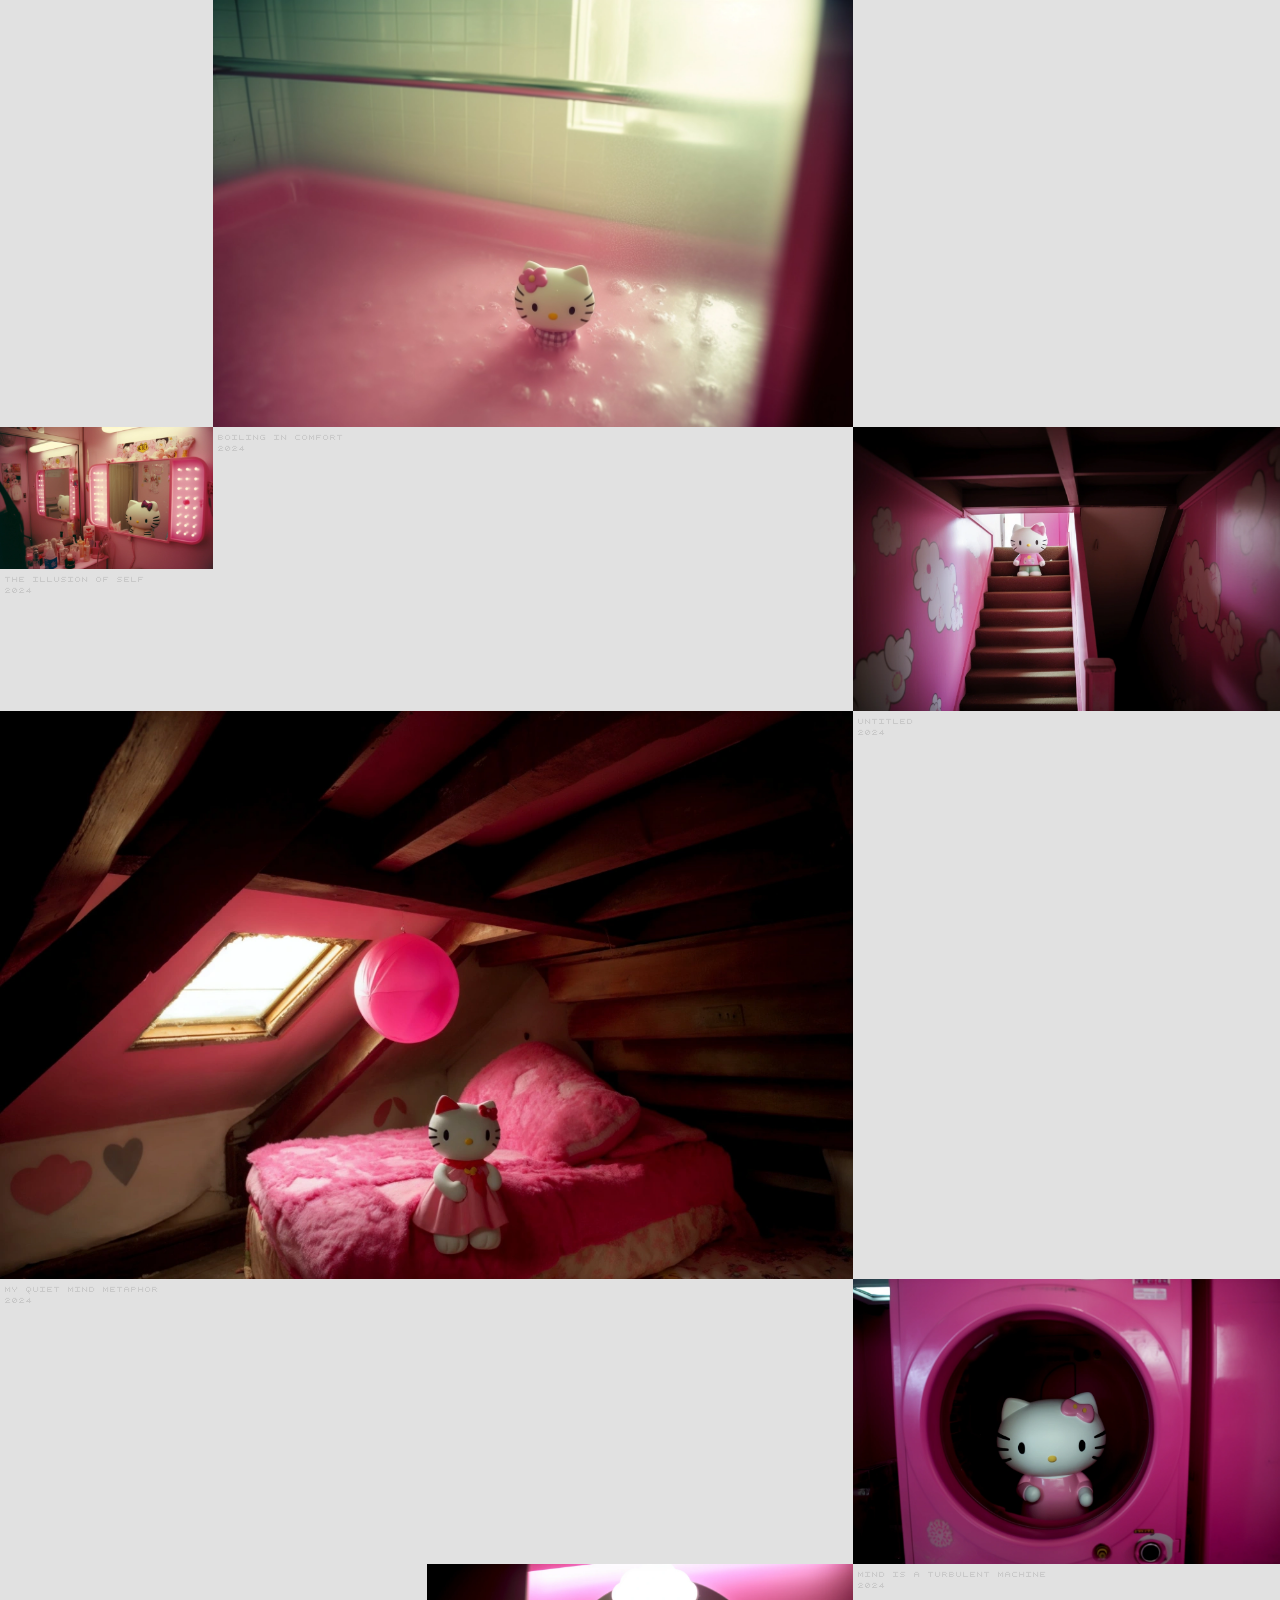
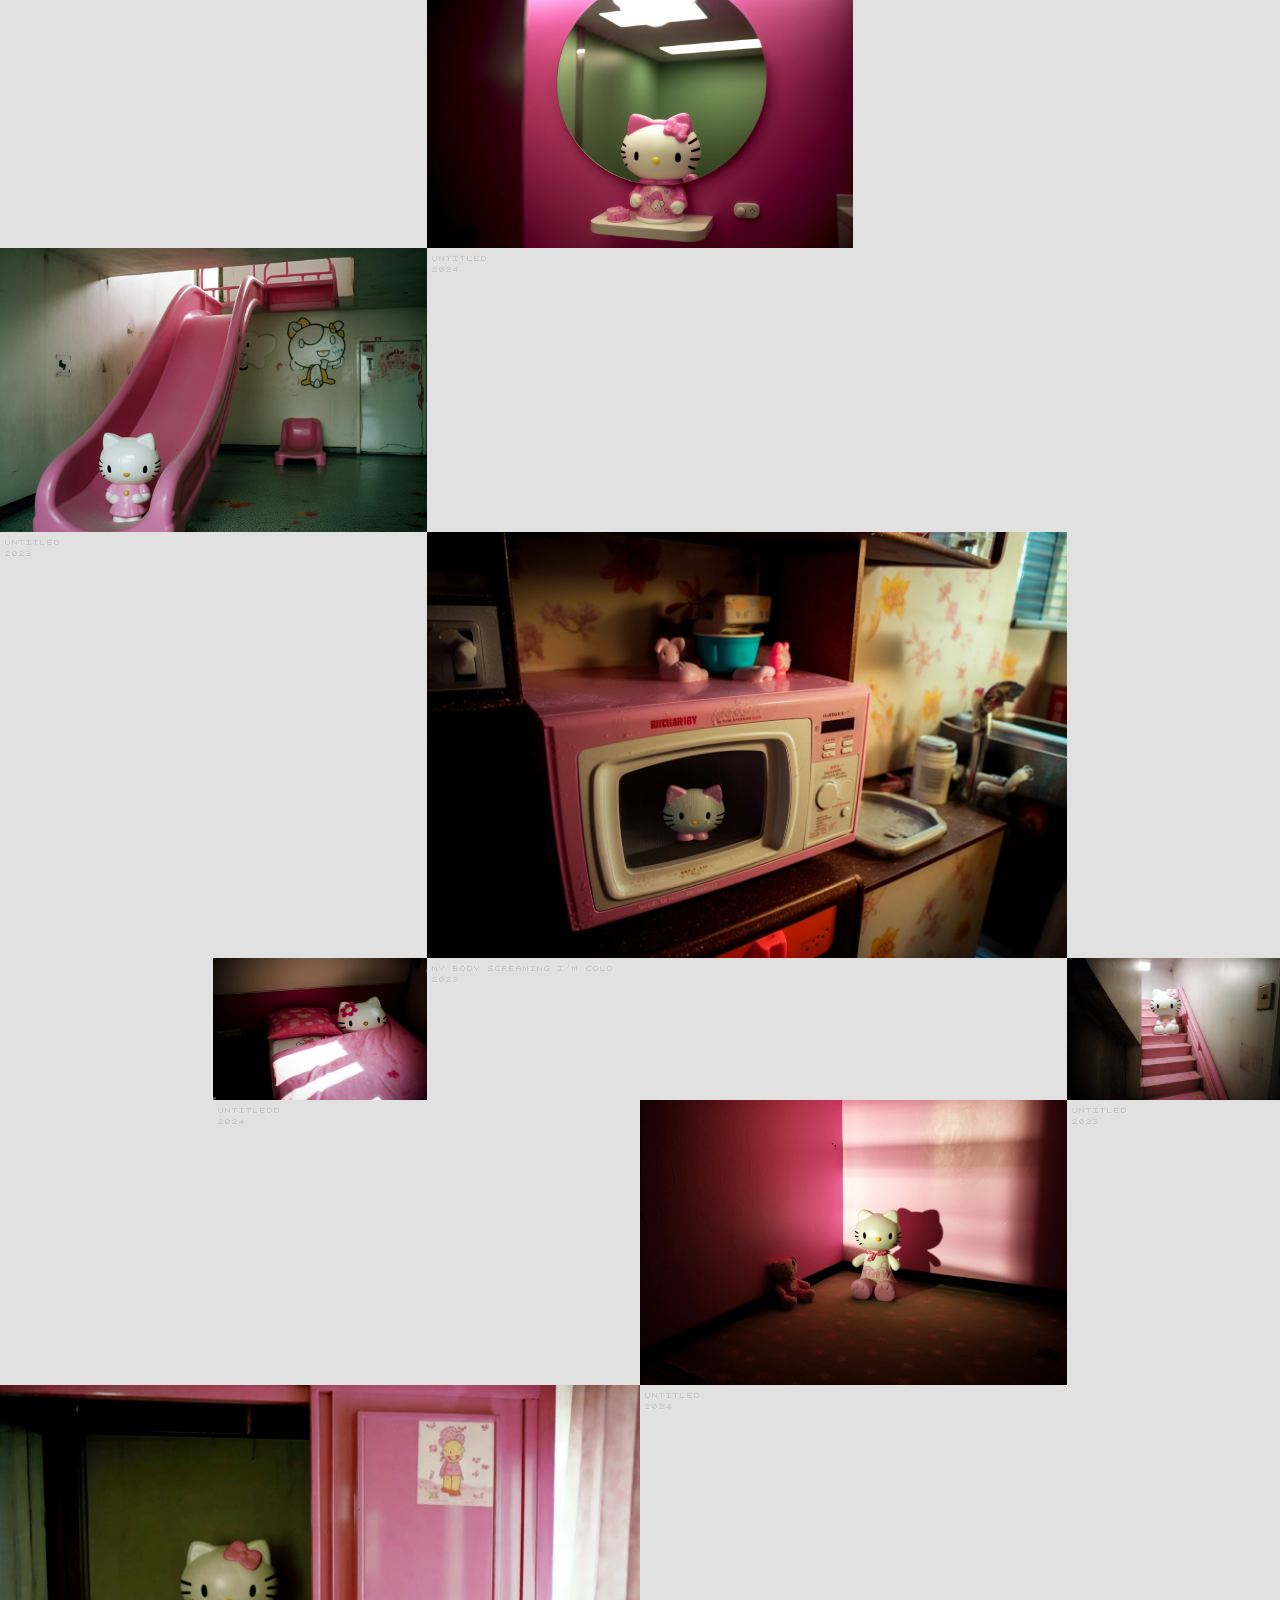
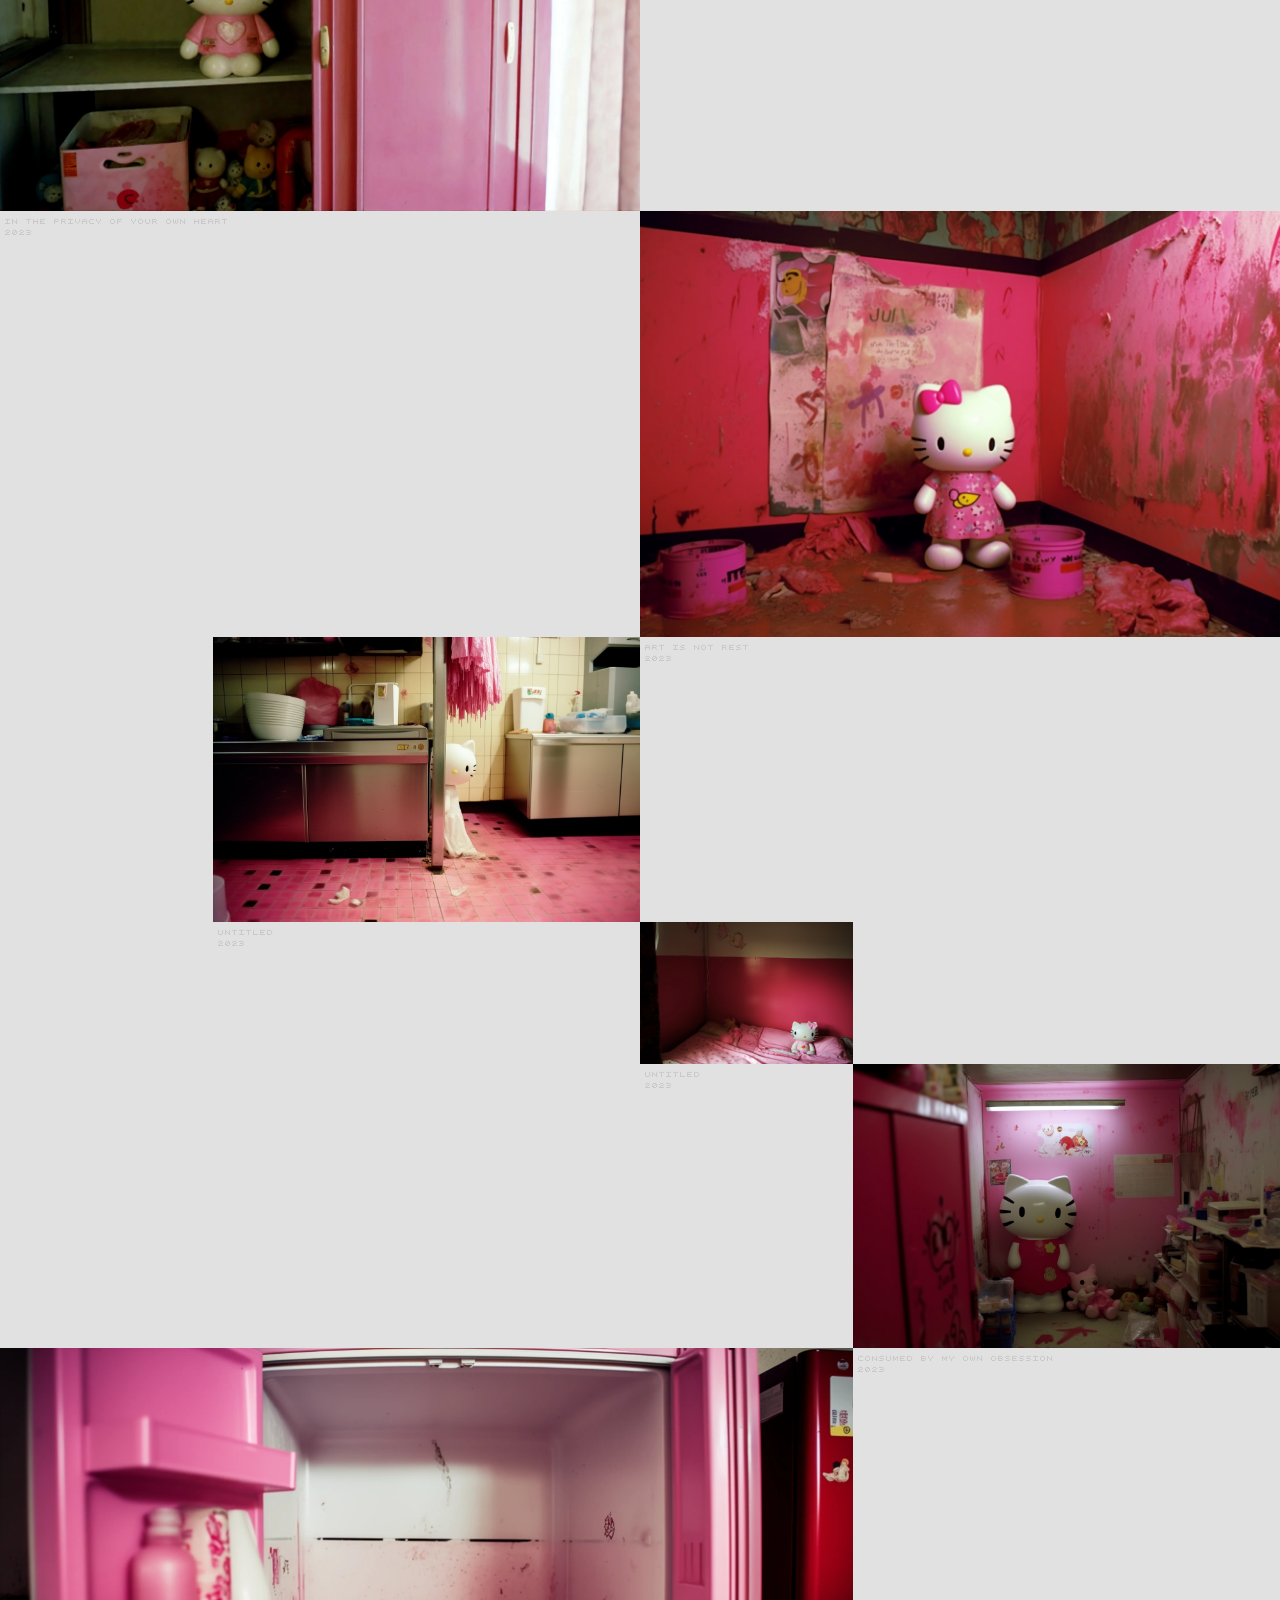
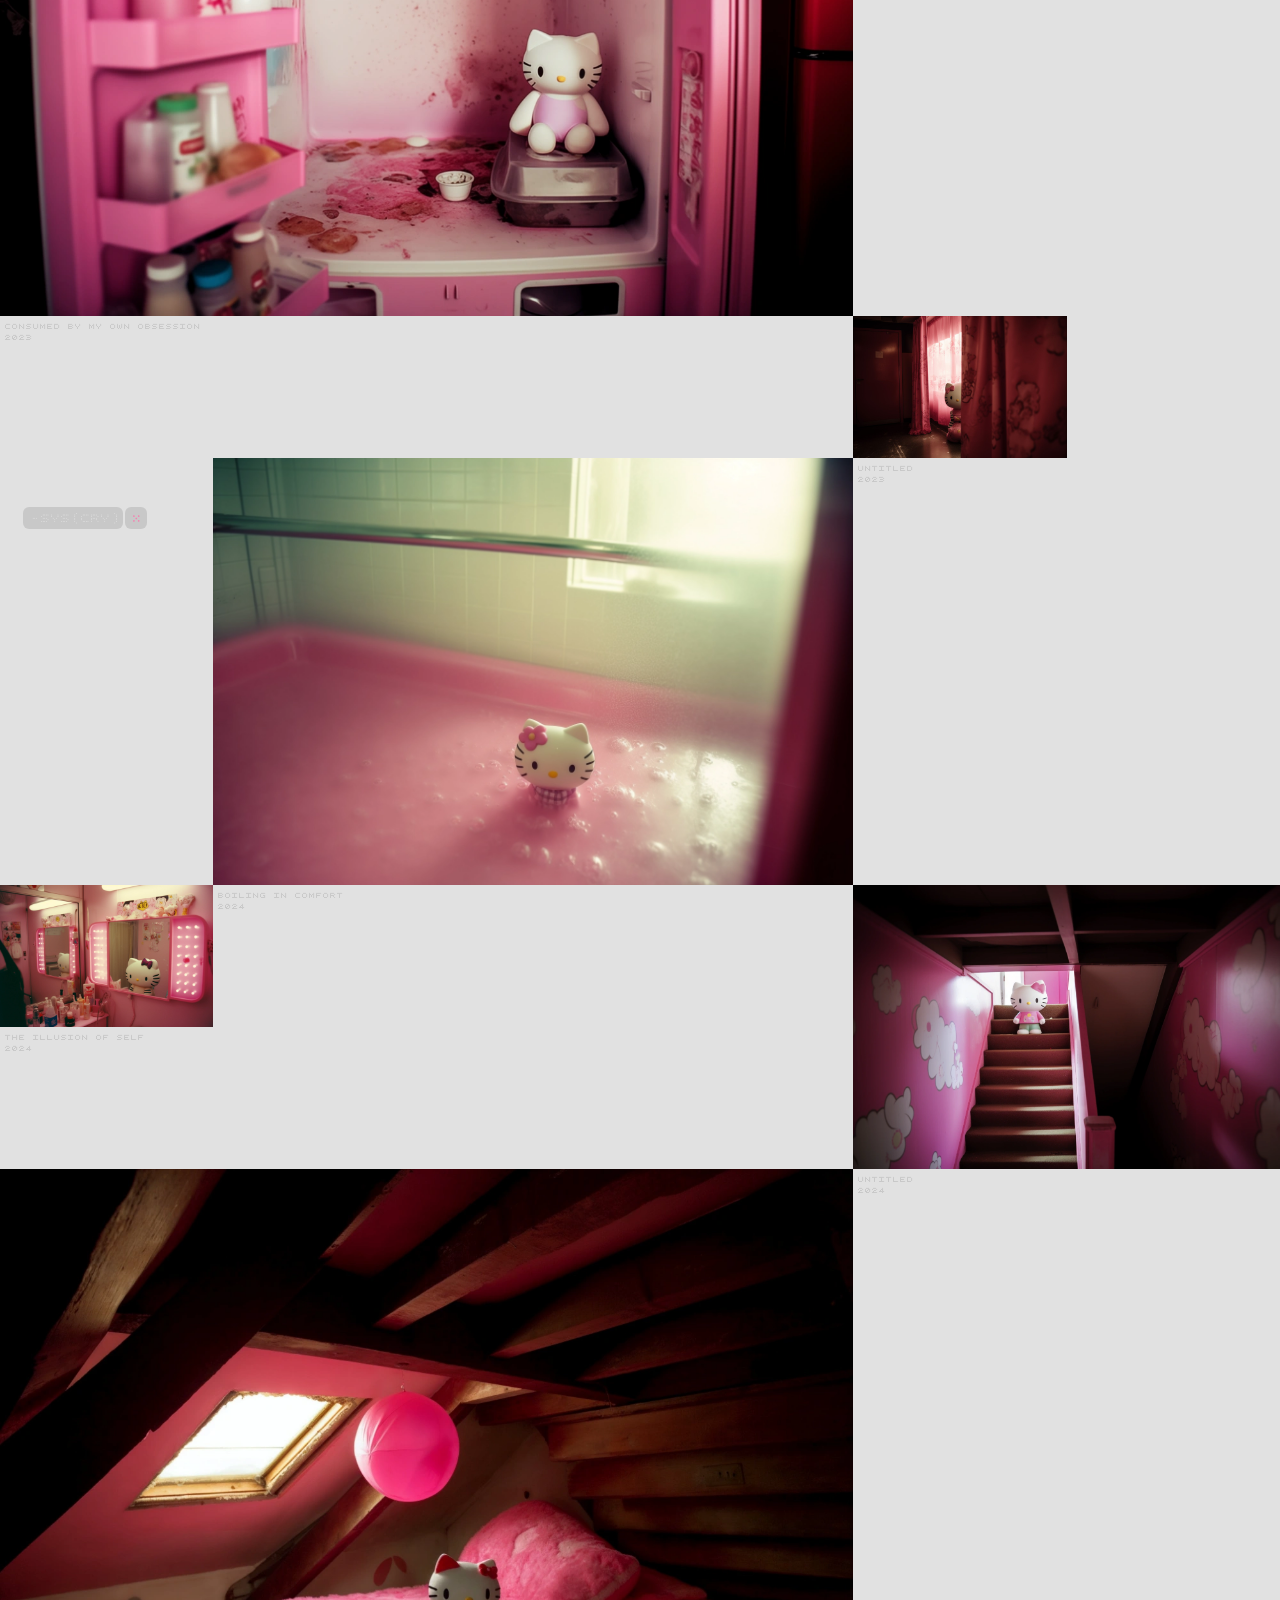
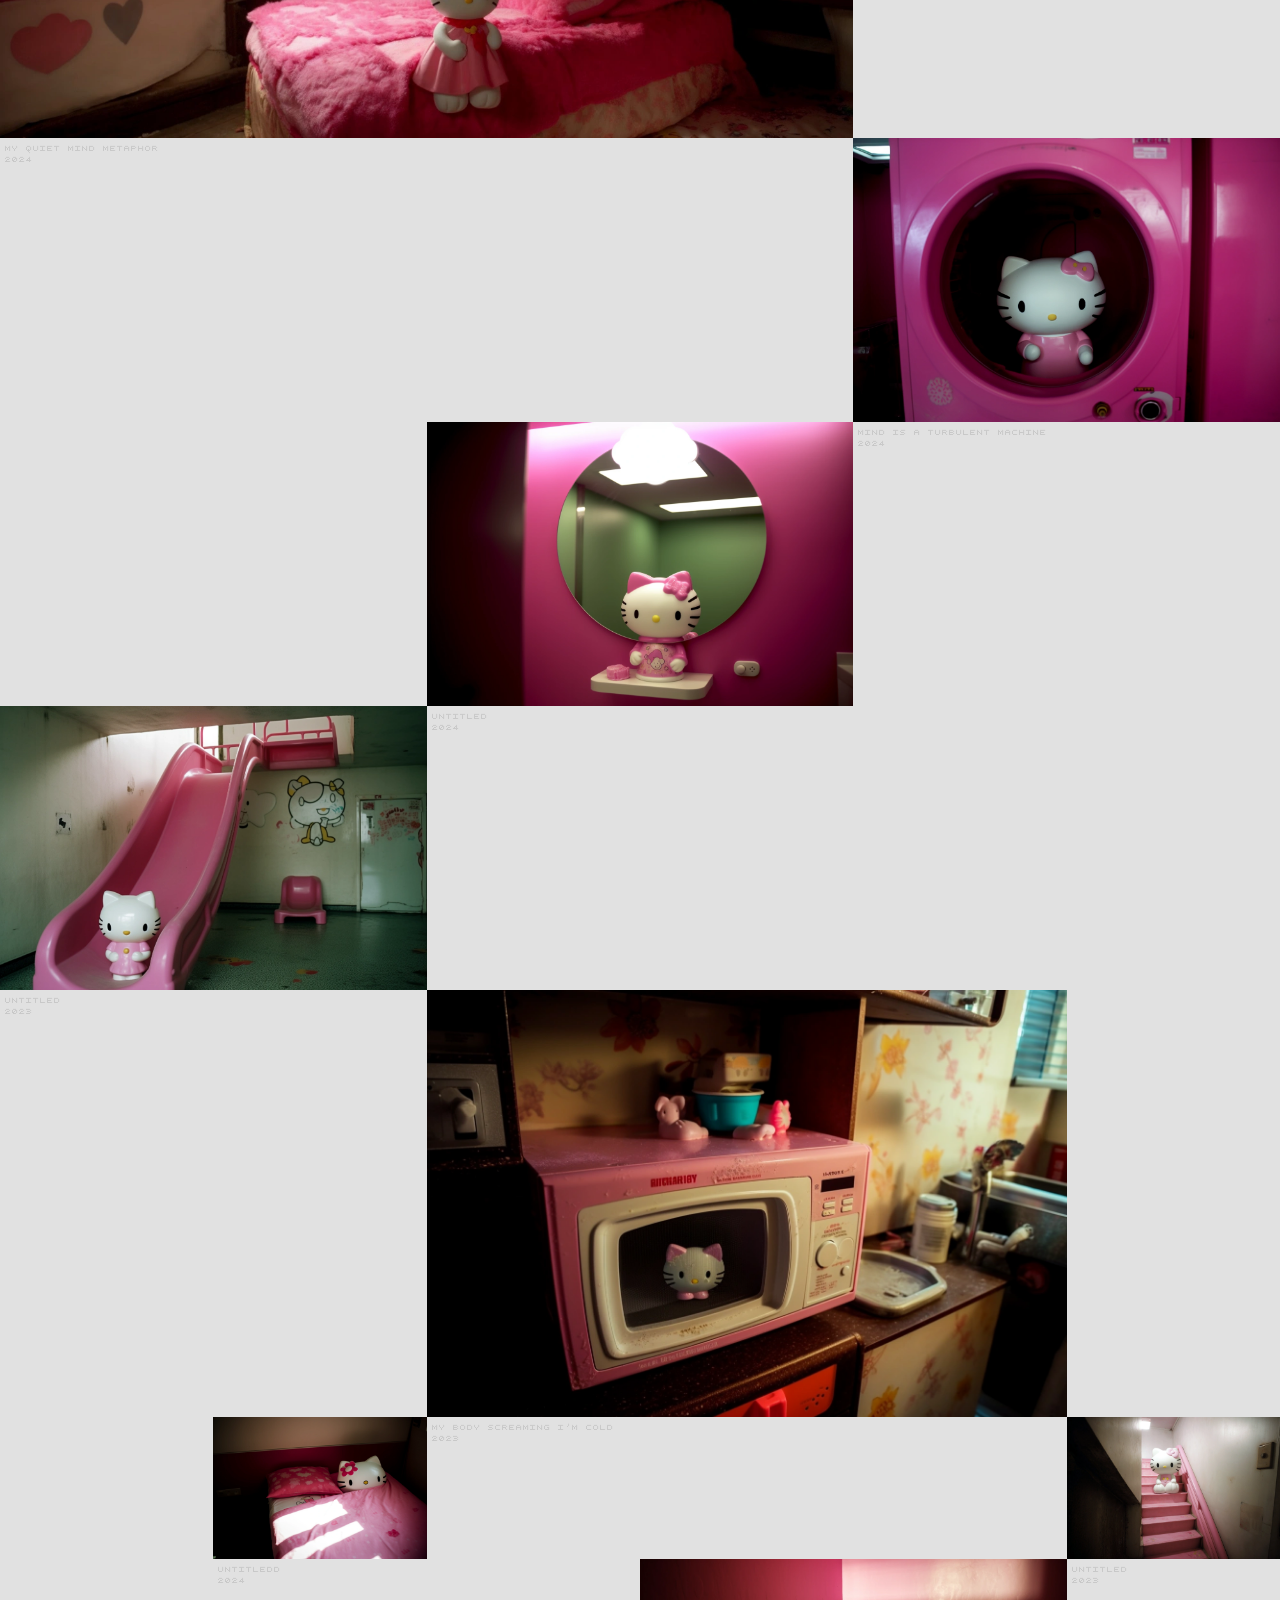
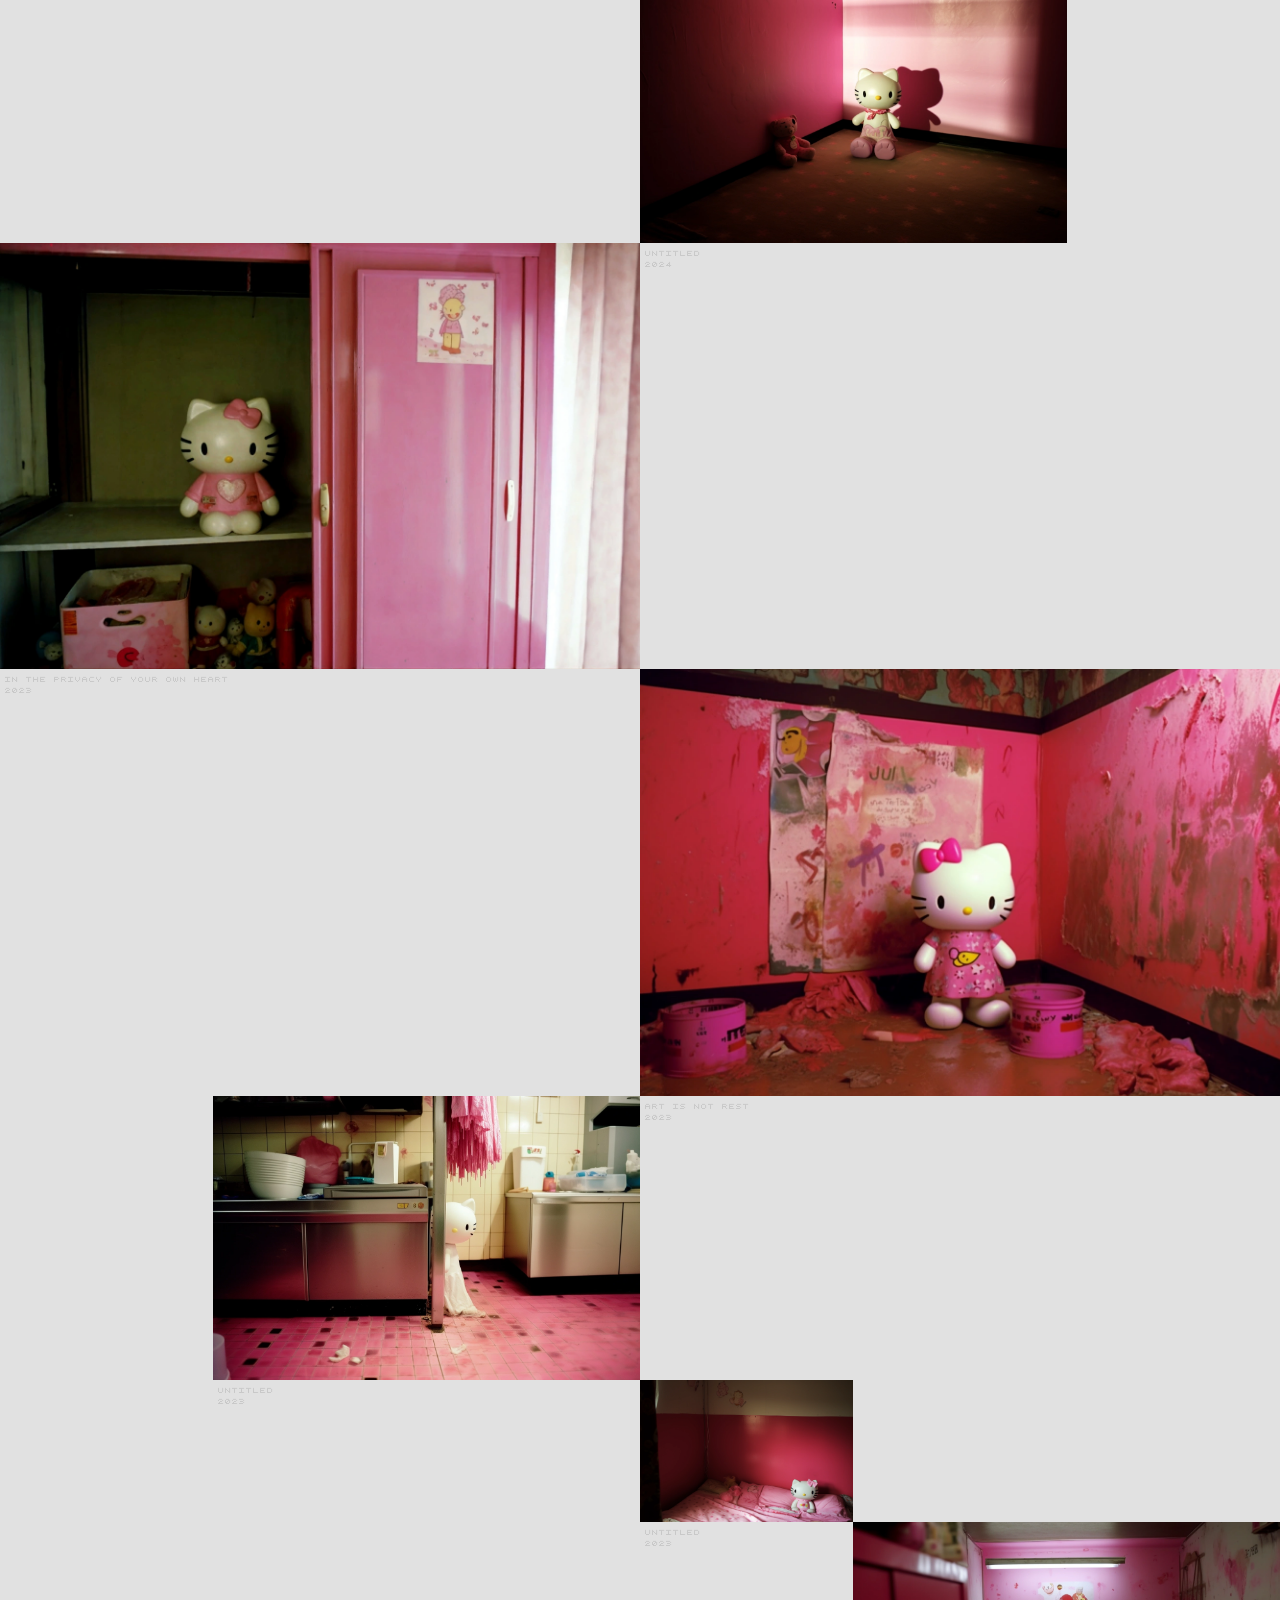
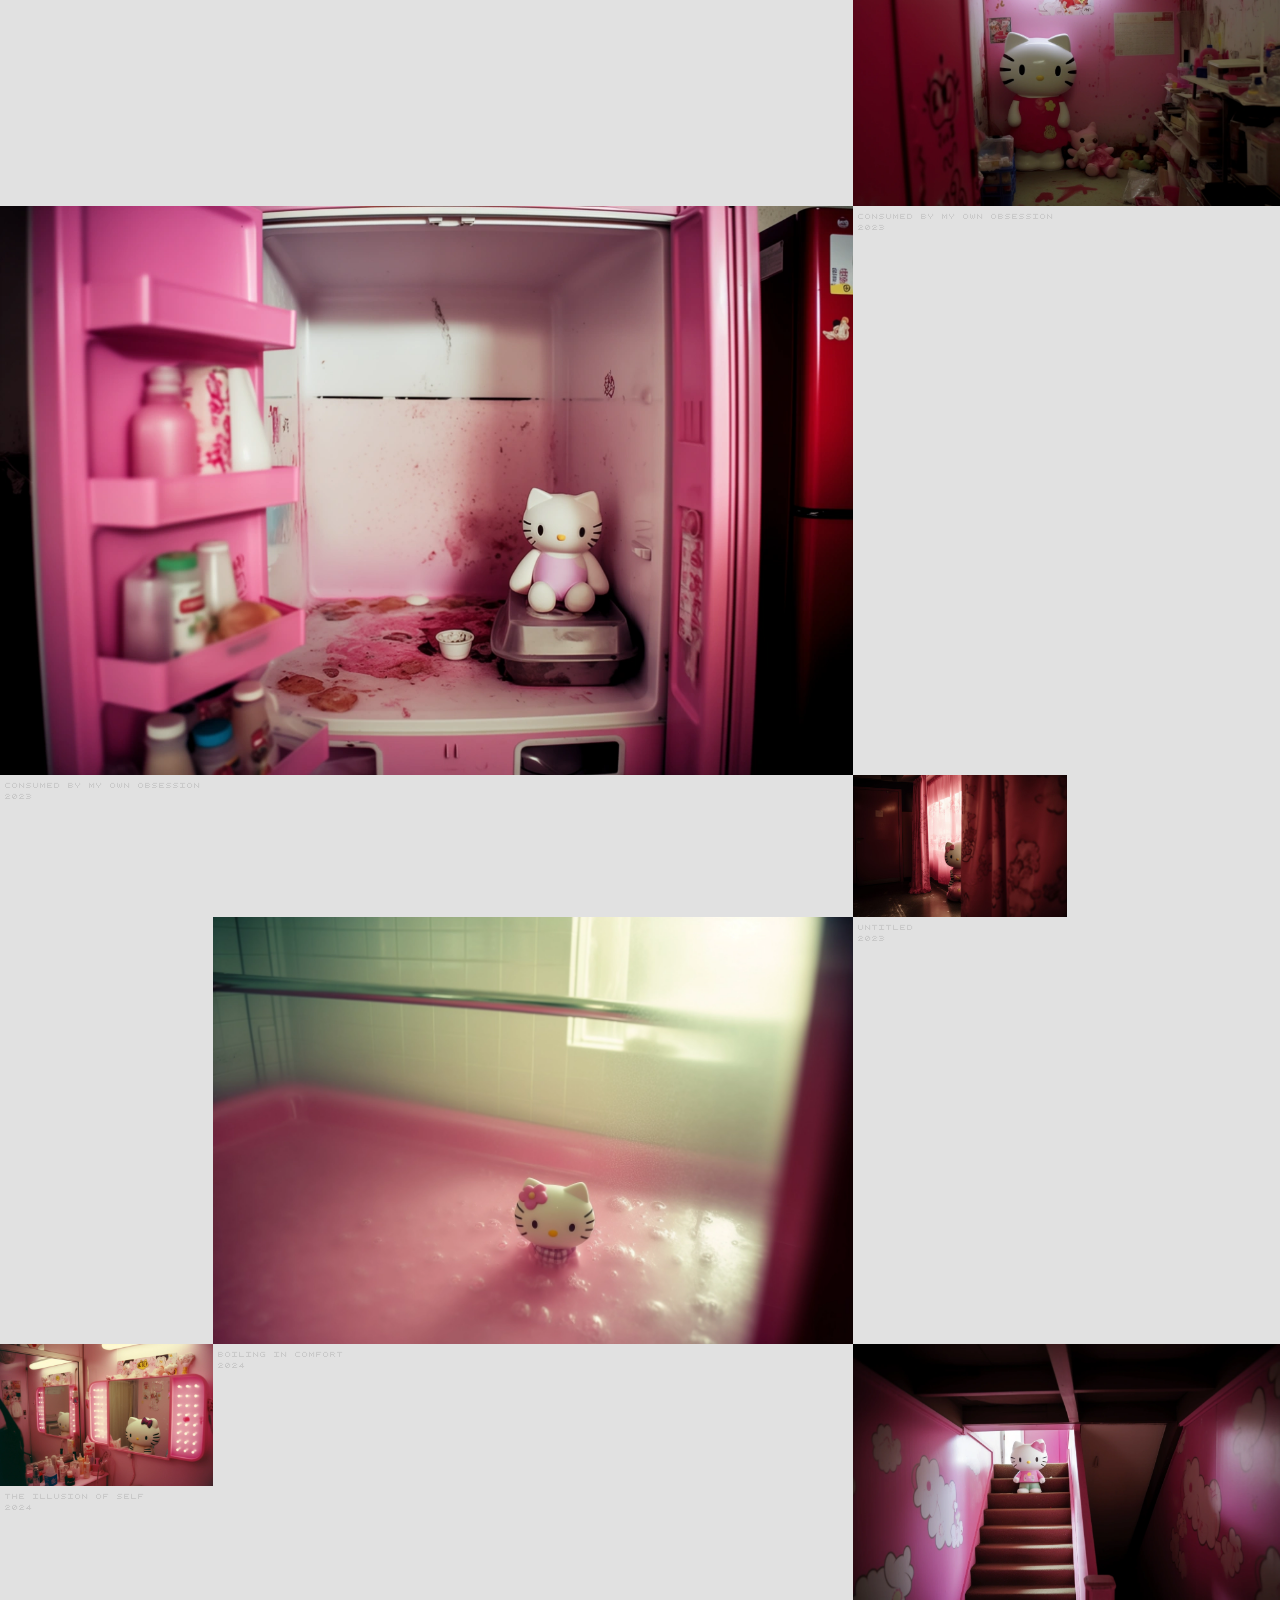
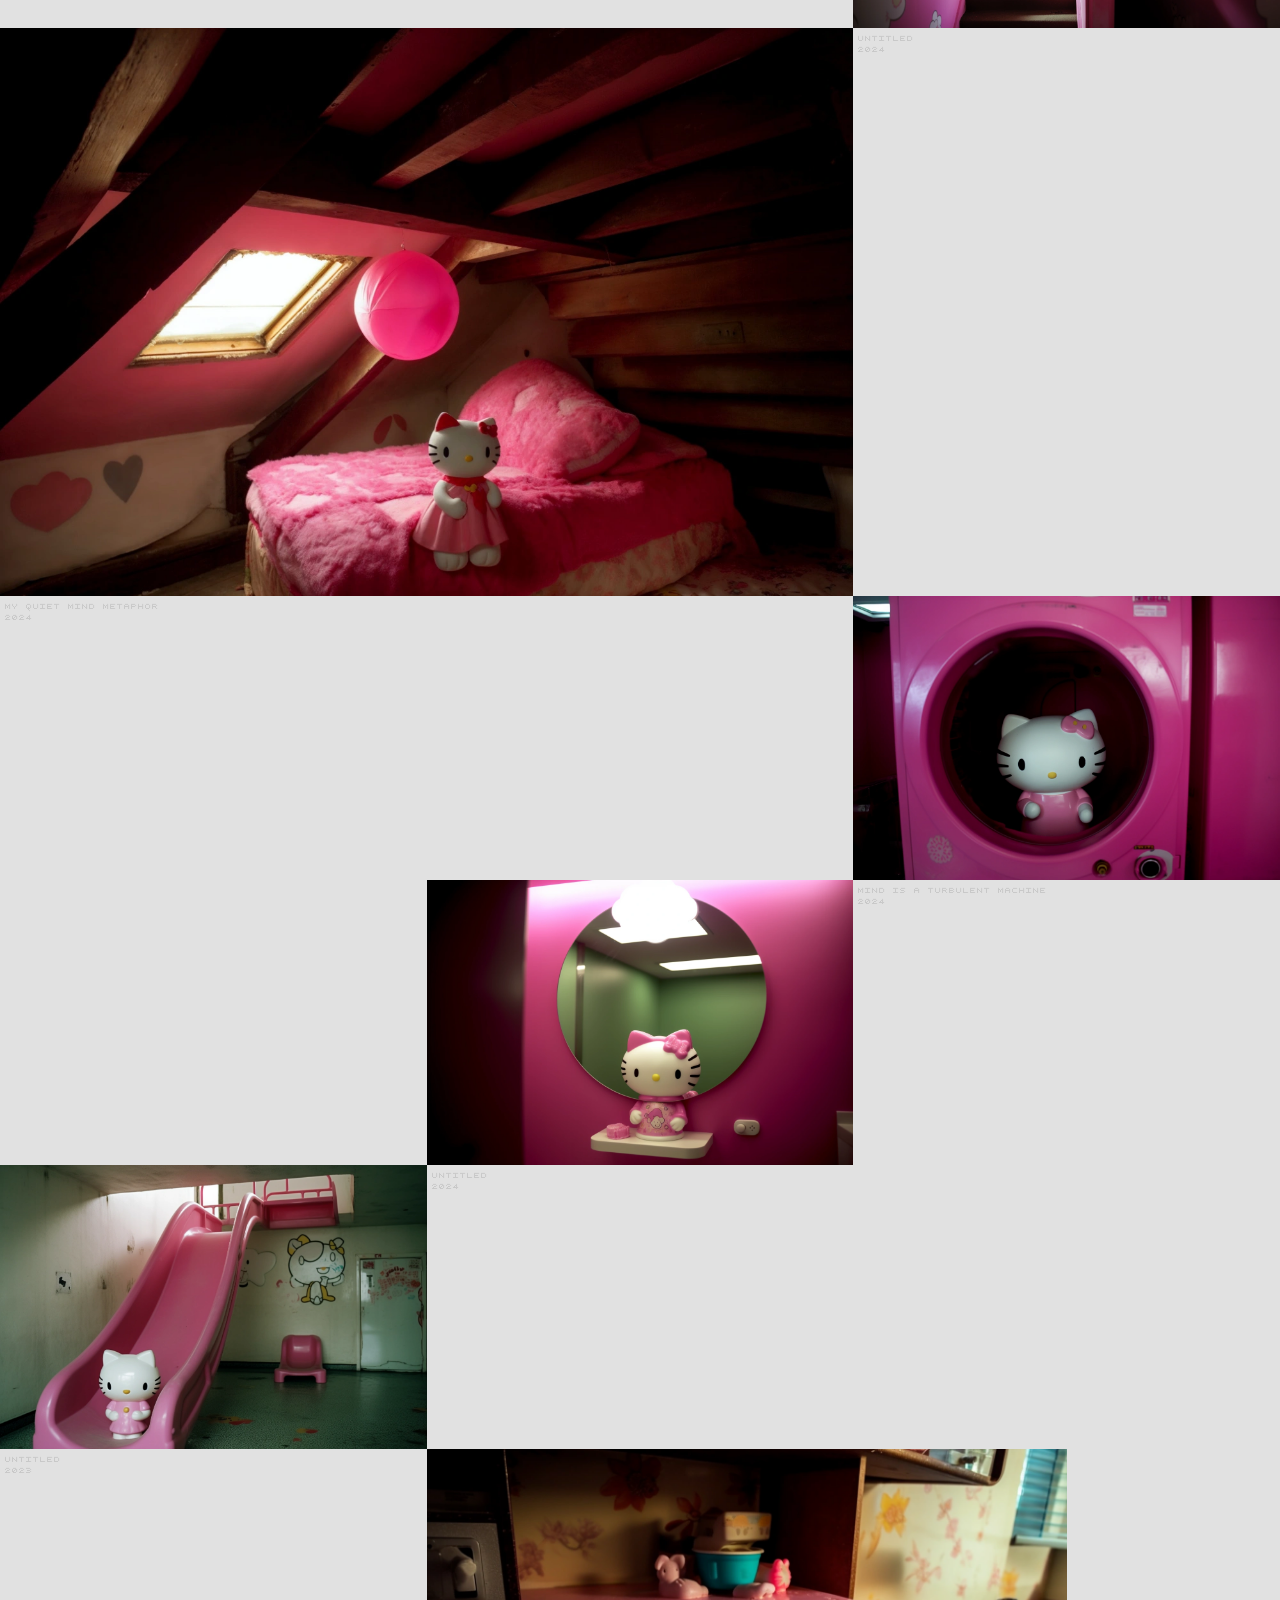
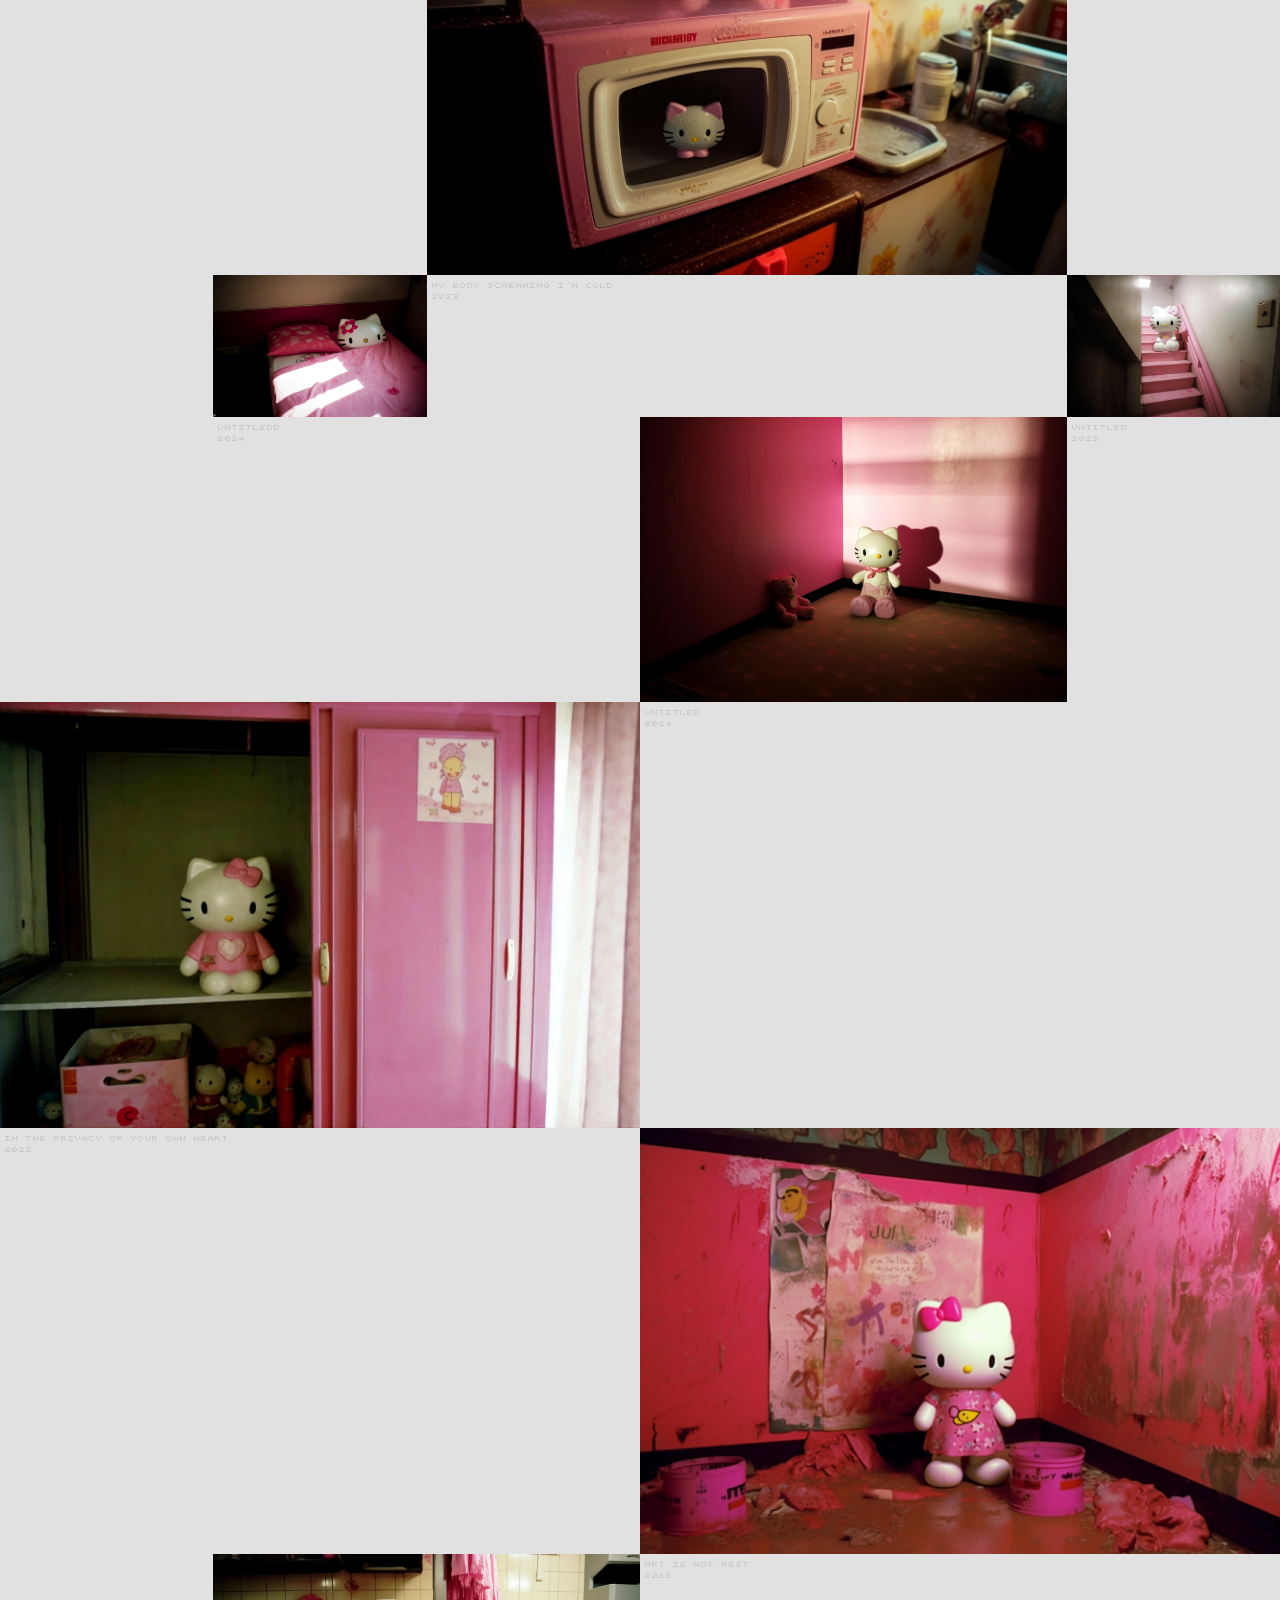
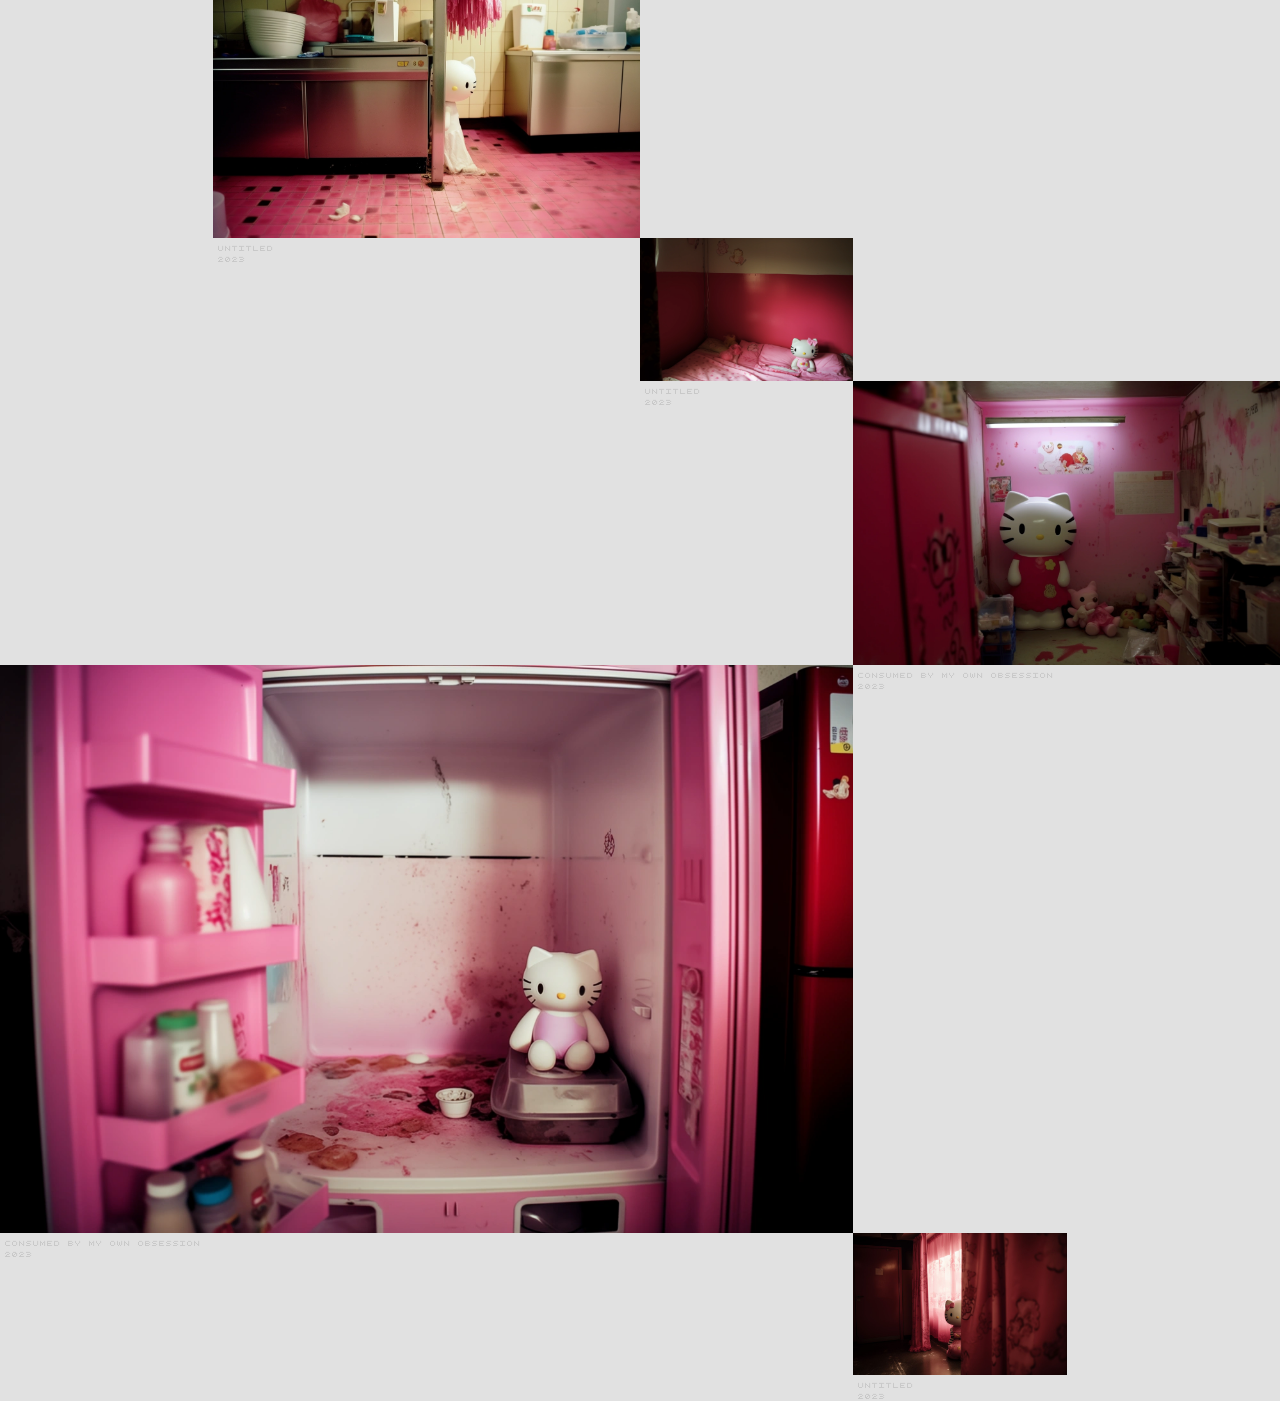
<file: no-mouth-must-scream.html>
<!DOCTYPE html><!--  Last Published: Tue Jan 27 2026 07:50:34 GMT+0000 (Coordinated Universal Time)  -->
<html data-wf-page="65c23c9f3e672fd9aefd1eee" data-wf-site="635d30be78332f805c2dda19" lang="en">
<head>
  <meta charset="utf-8">
  <title>I Have No Mouth And I Must Scream</title>
  <meta content="Let the kitty tell you a story, the story from the deep and the unspoken." name="description">
  <meta content="I Have No Mouth And I Must Scream" property="og:title">
  <meta content="Let the kitty tell you a story, the story from the deep and the unspoken." property="og:description">
  <meta content="images/sys-cry-open-graph-no-mouth-img.jpg" property="og:image">
  <meta content="I Have No Mouth And I Must Scream" property="twitter:title">
  <meta content="Let the kitty tell you a story, the story from the deep and the unspoken." property="twitter:description">
  <meta content="images/sys-cry-open-graph-no-mouth-img.jpg" property="twitter:image">
  <meta property="og:type" content="website">
  <meta content="summary_large_image" name="twitter:card">
  <meta content="width=device-width, initial-scale=1" name="viewport">
  <link href="css/styles.css" rel="stylesheet" type="text/css">
  <script type="text/javascript">!function(o,c){var n=c.documentElement,t=" w-mod-";n.className+=t+"js",("ontouchstart"in o||o.DocumentTouch&&c instanceof DocumentTouch)&&(n.className+=t+"touch")}(window,document);</script>
  <link href="images/favicon.png" rel="shortcut icon" type="image/x-icon">
  <link href="images/webclip.png" rel="apple-touch-icon">
  <link href="https://syscry.com/no-mouth-must-scream" rel="canonical">
  <style> ::selection {color: #colour; background: #fbcedc; } </style>
  <style>
#scroll-container {
    transition: transform 0.0s ease-out;
}
.invisible {
    opacity: 0;
    transition: opacity 0.0s ease-in-out;
}
/* Style the scrollbar in WebKit (Chrome, Safari, newer versions of Edge) */
*::-webkit-scrollbar {
    width: 0px; /* Width of the vertical scrollbar */
    height: 0px; /* Height of the horizontal scrollbar */
}
*::-webkit-scrollbar-track {
    background: rgba(0,0,0,0); /* Track color */
}
*::-webkit-scrollbar-thumb {
    background-color: rgba(0,0,0,0); /* Thumb color */
    border-radius: 0px;
    border: 0px none transparent; /* Optionally remove borders */
}
</style>
</head>
<body class="bg">
  <div class="sys-menu">
    <div class="sys-control syscry">
      <div class="sys-control-div">
        <a href="/" class="nav-div-button-sys w-inline-block">
          <div class="typewriter sys"><span>-sys(cry)</span><br></div>
        </a>
        <div class="sys-flower"><span class="sys-menu-flower">*</span><br>‍<br></div>
      </div>
      <div class="sys-info">therapeutic art praxis<br><br>index<br></div>
      <div class="sys-projects">
        <a href="https://sys.systems/#p0" target="_blank" class="nav-div-button-plg w-inline-block">
          <div data-hover-text="005 pilgrims" class="typewriter">005 pilgrims</div>
        </a>
        <a href="no-mouth-must-scream.html" aria-current="page" class="nav-div-button-ihnm w-inline-block w--current">
          <div data-hover-text="004 i have no mouth and i must scream" class="typewriter">004 i have no mouth and i must scream</div>
        </a>
        <a href="https://www.systm.ai/mycelium-network" target="_blank" class="nav-div-button-mna w-inline-block">
          <div data-hover-text="003 mycelium network:abstraction" class="typewriter">003 mycelium network:abstraction</div>
        </a>
        <a href="https://www.systm.ai/neo-embryo" target="_blank" class="nav-div-button-neo w-inline-block">
          <div data-hover-text="002 neo embryo:genesis" class="typewriter">002 neo embryo:genesis</div>
        </a>
        <a href="https://sys.systems/#h1" target="_blank" class="nav-div-button-h3 w-inline-block">
          <div data-hover-text="001 holy:3nity" class="typewriter">001 holy:3nity</div>
        </a>
      </div>
      <div class="sys-exo-link">
        <div class="text-block-7">sys™</div>
      </div>
      <div class="sys-social-div">
        <a href="https://x.com/syscry" target="_blank" class="sys-social">x</a>
        <a href="https://www.instagram.com/syscry" target="_blank" class="sys-social">ig</a>
        <a href="https://www.are.na/sys" target="_blank" class="sys-social">arena</a>
      </div>
      <div class="sys-time">
        <div id="before" class="text-block-4">yy:dd:hh:mm:ss:ms</div>
        <div id="after" class="text-block-4">yy:dd:hh:mm:ss:ms</div>
      </div>
      <div class="sys-footer">
        <div class="text-block-9">©2026 syscry.eth v0.1 </div>
      </div>
    </div>
  </div>
  <div id="scroll-container" class="scroll-container">
    <div id="w-node-fe6008a9-19d9-2d00-9270-204de5cc9896-aefd1eee" class="w-layout-layout quick-stack-2 wf-layout-layout">
      <div class="w-layout-cell"></div>
      <div id="w-node-_7d19dd7b-1e39-de65-cabf-73a04bbfe062-aefd1eee" class="w-layout-cell">
        <div class="img-div"><img src="images/sys-boiling-in-comfort.webp" loading="lazy" sizes="(max-width: 1344px) 100vw, 1344px" srcset="images/sys-boiling-in-comfort-p-500.webp 500w, images/sys-boiling-in-comfort-p-800.webp 800w, images/sys-boiling-in-comfort-p-1080.webp 1080w, images/sys-boiling-in-comfort.webp 1344w" alt="">
          <a href="#" class="img-cover-div w-inline-block"></a>
          <div class="art-info-div">
            <div class="art-info-text">boiling in comfort<br>2024<br></div>
          </div>
        </div>
        <a href="#" class="w-inline-block w-lightbox">
          <script type="application/json" class="w-json">{
  "items": [],
  "group": ""
}</script>
        </a>
      </div>
      <div class="w-layout-cell"></div>
      <div class="w-layout-cell"></div>
      <div class="w-layout-cell">
        <div class="img-div"><img src="images/sys-i-have-no-mouth-and-i-must-scream-17.webp" loading="lazy" sizes="(max-width: 1333px) 100vw, 1333px" srcset="images/sys-i-have-no-mouth-and-i-must-scream-17-p-500.webp 500w, images/sys-i-have-no-mouth-and-i-must-scream-17-p-800.webp 800w, images/sys-i-have-no-mouth-and-i-must-scream-17-p-1080.webp 1080w, images/sys-i-have-no-mouth-and-i-must-scream-17.webp 1333w" alt="">
          <a href="#" class="img-cover-div w-inline-block"></a>
          <div class="art-info-div">
            <div class="art-info-text">the illusion of self<br>2024<br></div>
          </div>
        </div>
      </div>
      <div class="w-layout-cell"></div>
      <div class="w-layout-cell"></div>
      <div class="w-layout-cell"></div>
      <div id="w-node-_3f4a6217-81c6-7c0f-78c4-e79d03712032-aefd1eee" class="w-layout-cell">
        <div class="img-div"><img src="images/sys-i-have-no-mouth-and-i-must-scream-12.webp" loading="lazy" sizes="(max-width: 1333px) 100vw, 1333px" srcset="images/sys-i-have-no-mouth-and-i-must-scream-12-p-500.webp 500w, images/sys-i-have-no-mouth-and-i-must-scream-12-p-800.webp 800w, images/sys-i-have-no-mouth-and-i-must-scream-12-p-1080.webp 1080w, images/sys-i-have-no-mouth-and-i-must-scream-12.webp 1333w" alt="">
          <a href="#" class="img-cover-div w-inline-block"></a>
          <div class="art-info-div">
            <div class="art-info-text">untitled<br>2024<br></div>
          </div>
        </div>
      </div>
      <div id="w-node-e5b3ce25-595e-2374-ce81-f5ce5fc5affb-aefd1eee" class="w-layout-cell">
        <div class="img-div"><img src="images/sys-i-have-no-mouth-and-i-must-scream-03.webp" loading="lazy" sizes="(max-width: 1333px) 100vw, 1333px" srcset="images/sys-i-have-no-mouth-and-i-must-scream-03-p-500.webp 500w, images/sys-i-have-no-mouth-and-i-must-scream-03-p-800.webp 800w, images/sys-i-have-no-mouth-and-i-must-scream-03-p-1080.webp 1080w, images/sys-i-have-no-mouth-and-i-must-scream-03.webp 1333w" alt="">
          <a href="#" class="img-cover-div w-inline-block"></a>
          <div class="art-info-div">
            <div class="art-info-text">my quiet mind metaphor<br>2024<br></div>
          </div>
        </div>
      </div>
      <div class="w-layout-cell"></div>
      <div class="w-layout-cell"></div>
      <div class="w-layout-cell"></div>
      <div class="w-layout-cell"></div>
      <div class="w-layout-cell"></div>
      <div class="w-layout-cell"></div>
      <div id="w-node-_01a640de-4cbf-aa47-4268-046f9ae0bd06-aefd1eee" class="w-layout-cell">
        <div class="img-div"><img src="images/sys-i-have-no-mouth-and-i-must-scream-07.webp" loading="lazy" sizes="(max-width: 1333px) 100vw, 1333px" srcset="images/sys-i-have-no-mouth-and-i-must-scream-07-p-500.webp 500w, images/sys-i-have-no-mouth-and-i-must-scream-07-p-800.webp 800w, images/sys-i-have-no-mouth-and-i-must-scream-07-p-1080.webp 1080w, images/sys-i-have-no-mouth-and-i-must-scream-07.webp 1333w" alt="">
          <a href="#" class="img-cover-div w-inline-block"></a>
          <div class="art-info-div">
            <div class="art-info-text">mind is a turbulent machine<br>2024<br></div>
          </div>
        </div>
      </div>
      <div class="w-layout-cell"></div>
      <div class="w-layout-cell"></div>
      <div id="w-node-f69d465a-9e56-e4ea-4672-2f3dd4983cb2-aefd1eee" class="w-layout-cell">
        <div class="img-div"><img src="images/sys-i-have-no-mouth-and-i-must-scream-15.webp" loading="lazy" sizes="(max-width: 1333px) 100vw, 1333px" srcset="images/sys-i-have-no-mouth-and-i-must-scream-15-p-500.webp 500w, images/sys-i-have-no-mouth-and-i-must-scream-15-p-800.webp 800w, images/sys-i-have-no-mouth-and-i-must-scream-15-p-1080.webp 1080w, images/sys-i-have-no-mouth-and-i-must-scream-15.webp 1333w" alt="">
          <a href="#" class="img-cover-div w-inline-block"></a>
          <div class="art-info-div">
            <div class="art-info-text">untitled<br>2024<br></div>
          </div>
        </div>
      </div>
      <div class="w-layout-cell"></div>
      <div class="w-layout-cell"></div>
      <div id="w-node-_2b44d768-955f-14b5-498e-878c18a6b80c-aefd1eee" class="w-layout-cell">
        <div class="img-div"><img src="images/sys-i-have-no-mouth-and-i-must-scream-04.webp" loading="lazy" sizes="(max-width: 1333px) 100vw, 1333px" srcset="images/sys-i-have-no-mouth-and-i-must-scream-04-p-500.webp 500w, images/sys-i-have-no-mouth-and-i-must-scream-04-p-800.webp 800w, images/sys-i-have-no-mouth-and-i-must-scream-04-p-1080.webp 1080w, images/sys-i-have-no-mouth-and-i-must-scream-04.webp 1333w" alt="">
          <a href="#" class="img-cover-div w-inline-block"></a>
          <div class="art-info-div">
            <div class="art-info-text">untitled<br>2023<br></div>
          </div>
        </div>
      </div>
      <div class="w-layout-cell"></div>
      <div class="w-layout-cell"></div>
      <div class="w-layout-cell"></div>
      <div class="w-layout-cell"></div>
    </div>
    <div id="w-node-ef83d2b6-7112-24c8-9fe9-22c160a774fa-aefd1eee" class="w-layout-layout quick-stack-4 wf-layout-layout">
      <div class="w-layout-cell"></div>
      <div class="w-layout-cell"></div>
      <div id="w-node-_659ba45d-3613-0457-4e1b-293634180188-aefd1eee" class="w-layout-cell">
        <div class="img-div"><img src="images/sys-i-have-no-mouth-and-i-must-scream-11.webp" loading="lazy" sizes="(max-width: 1333px) 100vw, 1333px" srcset="images/sys-i-have-no-mouth-and-i-must-scream-11-p-500.webp 500w, images/sys-i-have-no-mouth-and-i-must-scream-11-p-800.webp 800w, images/sys-i-have-no-mouth-and-i-must-scream-11-p-1080.webp 1080w, images/sys-i-have-no-mouth-and-i-must-scream-11.webp 1333w" alt="">
          <a href="#" class="img-cover-div w-inline-block"></a>
          <div class="art-info-div">
            <div class="art-info-text">my body screaming i&#x27;m cold<br>2023<br></div>
          </div>
        </div>
      </div>
      <div class="w-layout-cell"></div>
      <div class="w-layout-cell"></div>
      <div class="w-layout-cell">
        <div class="img-div"><img src="images/sys-i-have-no-mouth-and-i-must-scream-14.webp" loading="lazy" sizes="(max-width: 1333px) 100vw, 1333px" srcset="images/sys-i-have-no-mouth-and-i-must-scream-14-p-500.webp 500w, images/sys-i-have-no-mouth-and-i-must-scream-14-p-800.webp 800w, images/sys-i-have-no-mouth-and-i-must-scream-14-p-1080.webp 1080w, images/sys-i-have-no-mouth-and-i-must-scream-14.webp 1333w" alt="">
          <a href="#" class="img-cover-div w-inline-block"></a>
          <div class="art-info-div">
            <div class="art-info-text">untitledd<br>2024<br></div>
          </div>
        </div>
      </div>
      <div class="w-layout-cell"></div>
      <div class="w-layout-cell"></div>
      <div class="w-layout-cell"></div>
      <div class="w-layout-cell">
        <div class="img-div"><img src="images/sys-i-have-no-mouth-and-i-must-scream-01.webp" loading="lazy" sizes="(max-width: 1333px) 100vw, 1333px" srcset="images/sys-i-have-no-mouth-and-i-must-scream-01-p-500.webp 500w, images/sys-i-have-no-mouth-and-i-must-scream-01-p-800.webp 800w, images/sys-i-have-no-mouth-and-i-must-scream-01-p-1080.webp 1080w, images/sys-i-have-no-mouth-and-i-must-scream-01.webp 1333w" alt="">
          <a href="#" class="img-cover-div w-inline-block"></a>
          <div class="art-info-div">
            <div class="art-info-text">untitled<br>2023<br></div>
          </div>
        </div>
      </div>
      <div class="w-layout-cell"></div>
      <div class="w-layout-cell"></div>
      <div class="w-layout-cell"></div>
      <div id="w-node-ad067d8c-fee8-d0fd-0848-1e04b6c8d4b7-aefd1eee" class="w-layout-cell">
        <div class="img-div"><img src="images/sys-i-have-no-mouth-and-i-must-scream-13.webp" loading="lazy" sizes="(max-width: 1333px) 100vw, 1333px" srcset="images/sys-i-have-no-mouth-and-i-must-scream-13-p-500.webp 500w, images/sys-i-have-no-mouth-and-i-must-scream-13-p-800.webp 800w, images/sys-i-have-no-mouth-and-i-must-scream-13-p-1080.webp 1080w, images/sys-i-have-no-mouth-and-i-must-scream-13.webp 1333w" alt="">
          <a href="#" class="img-cover-div w-inline-block"></a>
          <div class="art-info-div">
            <div class="art-info-text">untitled<br>2024<br></div>
          </div>
        </div>
      </div>
      <div class="w-layout-cell"></div>
      <div id="w-node-af1dc347-4e96-810f-1145-441fd06dff2f-aefd1eee" class="w-layout-cell">
        <div class="img-div"><img src="images/sys-i-have-no-mouth-and-i-must-scream-09.webp" loading="lazy" sizes="(max-width: 1333px) 100vw, 1333px" srcset="images/sys-i-have-no-mouth-and-i-must-scream-09-p-500.webp 500w, images/sys-i-have-no-mouth-and-i-must-scream-09-p-800.webp 800w, images/sys-i-have-no-mouth-and-i-must-scream-09-p-1080.webp 1080w, images/sys-i-have-no-mouth-and-i-must-scream-09.webp 1333w" alt="">
          <a href="#" class="img-cover-div w-inline-block"></a>
          <div class="art-info-div">
            <div class="art-info-text">in the privacy of your own heart<br>2023<br></div>
          </div>
        </div>
      </div>
      <div class="w-layout-cell"></div>
      <div class="w-layout-cell"></div>
      <div class="w-layout-cell"></div>
      <div class="w-layout-cell"></div>
      <div class="w-layout-cell"></div>
      <div class="w-layout-cell"></div>
      <div id="w-node-_41e75946-f990-e6c2-624e-f7d15aab7da7-aefd1eee" class="w-layout-cell">
        <div class="img-div"><img src="images/sys-i-have-no-mouth-and-i-must-scream-05.webp" loading="lazy" sizes="(max-width: 1333px) 100vw, 1333px" srcset="images/sys-i-have-no-mouth-and-i-must-scream-05-p-500.webp 500w, images/sys-i-have-no-mouth-and-i-must-scream-05-p-800.webp 800w, images/sys-i-have-no-mouth-and-i-must-scream-05-p-1080.webp 1080w, images/sys-i-have-no-mouth-and-i-must-scream-05.webp 1333w" alt="">
          <a href="#" class="img-cover-div w-inline-block"></a>
          <div class="art-info-div">
            <div class="art-info-text">art is not rest<br>2023<br></div>
          </div>
        </div>
      </div>
    </div>
    <div id="w-node-_41630dd6-0636-682a-70dc-9610fb62d0d5-aefd1eee" class="w-layout-layout quick-stack-5 wf-layout-layout">
      <div class="w-layout-cell"></div>
      <div id="w-node-f46f938a-eb62-fc9b-3daa-b2014d2f5293-aefd1eee" class="w-layout-cell">
        <div class="img-div"><img src="images/sys-i-have-no-mouth-and-i-must-scream-02.webp" loading="lazy" sizes="(max-width: 1333px) 100vw, 1333px" srcset="images/sys-i-have-no-mouth-and-i-must-scream-02-p-500.webp 500w, images/sys-i-have-no-mouth-and-i-must-scream-02-p-800.webp 800w, images/sys-i-have-no-mouth-and-i-must-scream-02-p-1080.webp 1080w, images/sys-i-have-no-mouth-and-i-must-scream-02.webp 1333w" alt="">
          <a href="#" class="img-cover-div w-inline-block"></a>
          <div class="art-info-div">
            <div class="art-info-text">untitled<br>2023<br></div>
          </div>
        </div>
      </div>
      <div class="w-layout-cell"></div>
      <div class="w-layout-cell"></div>
      <div class="w-layout-cell"></div>
      <div class="w-layout-cell"></div>
      <div class="w-layout-cell"></div>
      <div class="w-layout-cell"></div>
      <div class="w-layout-cell">
        <div class="img-div"><img src="images/sys-i-have-no-mouth-and-i-must-scream-16.webp" loading="lazy" sizes="(max-width: 1333px) 100vw, 1333px" srcset="images/sys-i-have-no-mouth-and-i-must-scream-16-p-500.webp 500w, images/sys-i-have-no-mouth-and-i-must-scream-16-p-800.webp 800w, images/sys-i-have-no-mouth-and-i-must-scream-16-p-1080.webp 1080w, images/sys-i-have-no-mouth-and-i-must-scream-16.webp 1333w" alt="">
          <a href="#" class="img-cover-div w-inline-block"></a>
          <div class="art-info-div">
            <div class="art-info-text">untitled<br>2023<br></div>
          </div>
        </div>
      </div>
      <div class="w-layout-cell"></div>
      <div class="w-layout-cell"></div>
      <div class="w-layout-cell"></div>
      <div class="w-layout-cell"></div>
      <div class="w-layout-cell"></div>
      <div class="w-layout-cell"></div>
      <div id="w-node-_69d2da2e-b83c-95c0-1fa2-876ac0cc629c-aefd1eee" class="w-layout-cell">
        <div class="img-div"><img src="images/sys-i-have-no-mouth-and-i-must-scream-10.webp" loading="lazy" sizes="(max-width: 1333px) 100vw, 1333px" srcset="images/sys-i-have-no-mouth-and-i-must-scream-10-p-500.webp 500w, images/sys-i-have-no-mouth-and-i-must-scream-10-p-800.webp 800w, images/sys-i-have-no-mouth-and-i-must-scream-10-p-1080.webp 1080w, images/sys-i-have-no-mouth-and-i-must-scream-10.webp 1333w" alt="">
          <a href="#" class="img-cover-div w-inline-block"></a>
          <div class="art-info-div">
            <div class="art-info-text">consumed by my own obsession<br>2023<br></div>
          </div>
        </div>
      </div>
      <div id="w-node-db184b9c-2122-4511-ae7a-aaaa07ee1d35-aefd1eee" class="w-layout-cell">
        <div class="img-div"><img src="images/sys-i-have-no-mouth-and-i-must-scream-08.webp" loading="lazy" sizes="(max-width: 1333px) 100vw, 1333px" srcset="images/sys-i-have-no-mouth-and-i-must-scream-08-p-500.webp 500w, images/sys-i-have-no-mouth-and-i-must-scream-08-p-800.webp 800w, images/sys-i-have-no-mouth-and-i-must-scream-08-p-1080.webp 1080w, images/sys-i-have-no-mouth-and-i-must-scream-08.webp 1333w" alt="">
          <a href="#" class="img-cover-div w-inline-block"></a>
          <div class="art-info-div">
            <div class="art-info-text">consumed by my own obsession<br>2023<br></div>
          </div>
        </div>
      </div>
      <div class="w-layout-cell"></div>
      <div class="w-layout-cell"></div>
      <div class="w-layout-cell"></div>
      <div class="w-layout-cell"></div>
      <div class="w-layout-cell"></div>
      <div class="w-layout-cell"></div>
      <div class="w-layout-cell">
        <div class="img-div"><img src="images/sys-i-have-no-mouth-and-i-must-scream-1.jpg" loading="lazy" sizes="(max-width: 2000px) 100vw, 2000px" srcset="images/sys-i-have-no-mouth-and-i-must-scream-1-p-500.jpg 500w, images/sys-i-have-no-mouth-and-i-must-scream-1-p-800.jpg 800w, images/sys-i-have-no-mouth-and-i-must-scream-1-p-1080.jpg 1080w, images/sys-i-have-no-mouth-and-i-must-scream-1-p-1600.jpg 1600w, images/sys-i-have-no-mouth-and-i-must-scream-1.jpg 2000w" alt="">
          <a href="#" class="img-cover-div w-inline-block"></a>
          <div class="art-info-div">
            <div class="art-info-text">untitled<br>2023<br></div>
          </div>
        </div>
      </div>
      <div class="w-layout-cell"></div>
    </div>
  </div>
  <script src="js/jquery-3.5.1.min.js"></script>
  <script src="js/webflow.js"></script>
  <script src="js/main.js"></script>
  <script src="js/infinite-scroll.js"></script>
</body>
</html>
</file>
